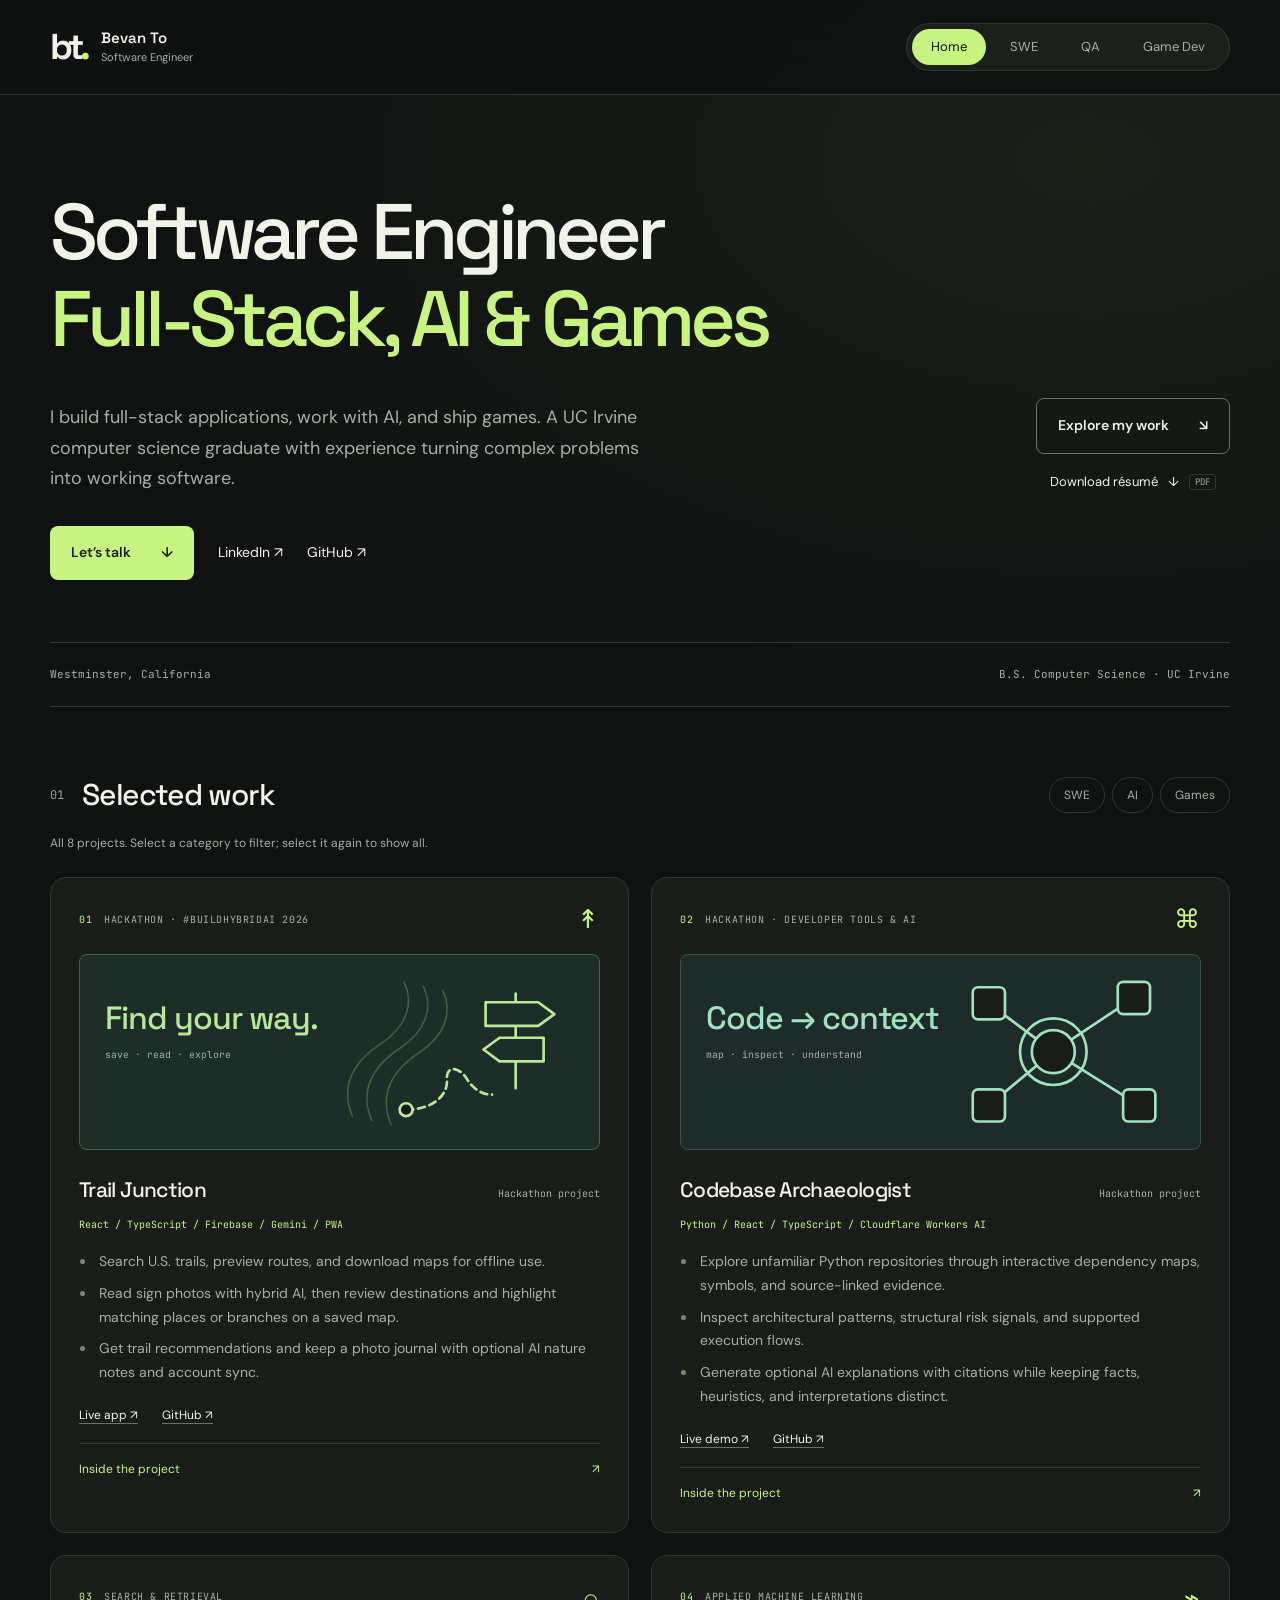
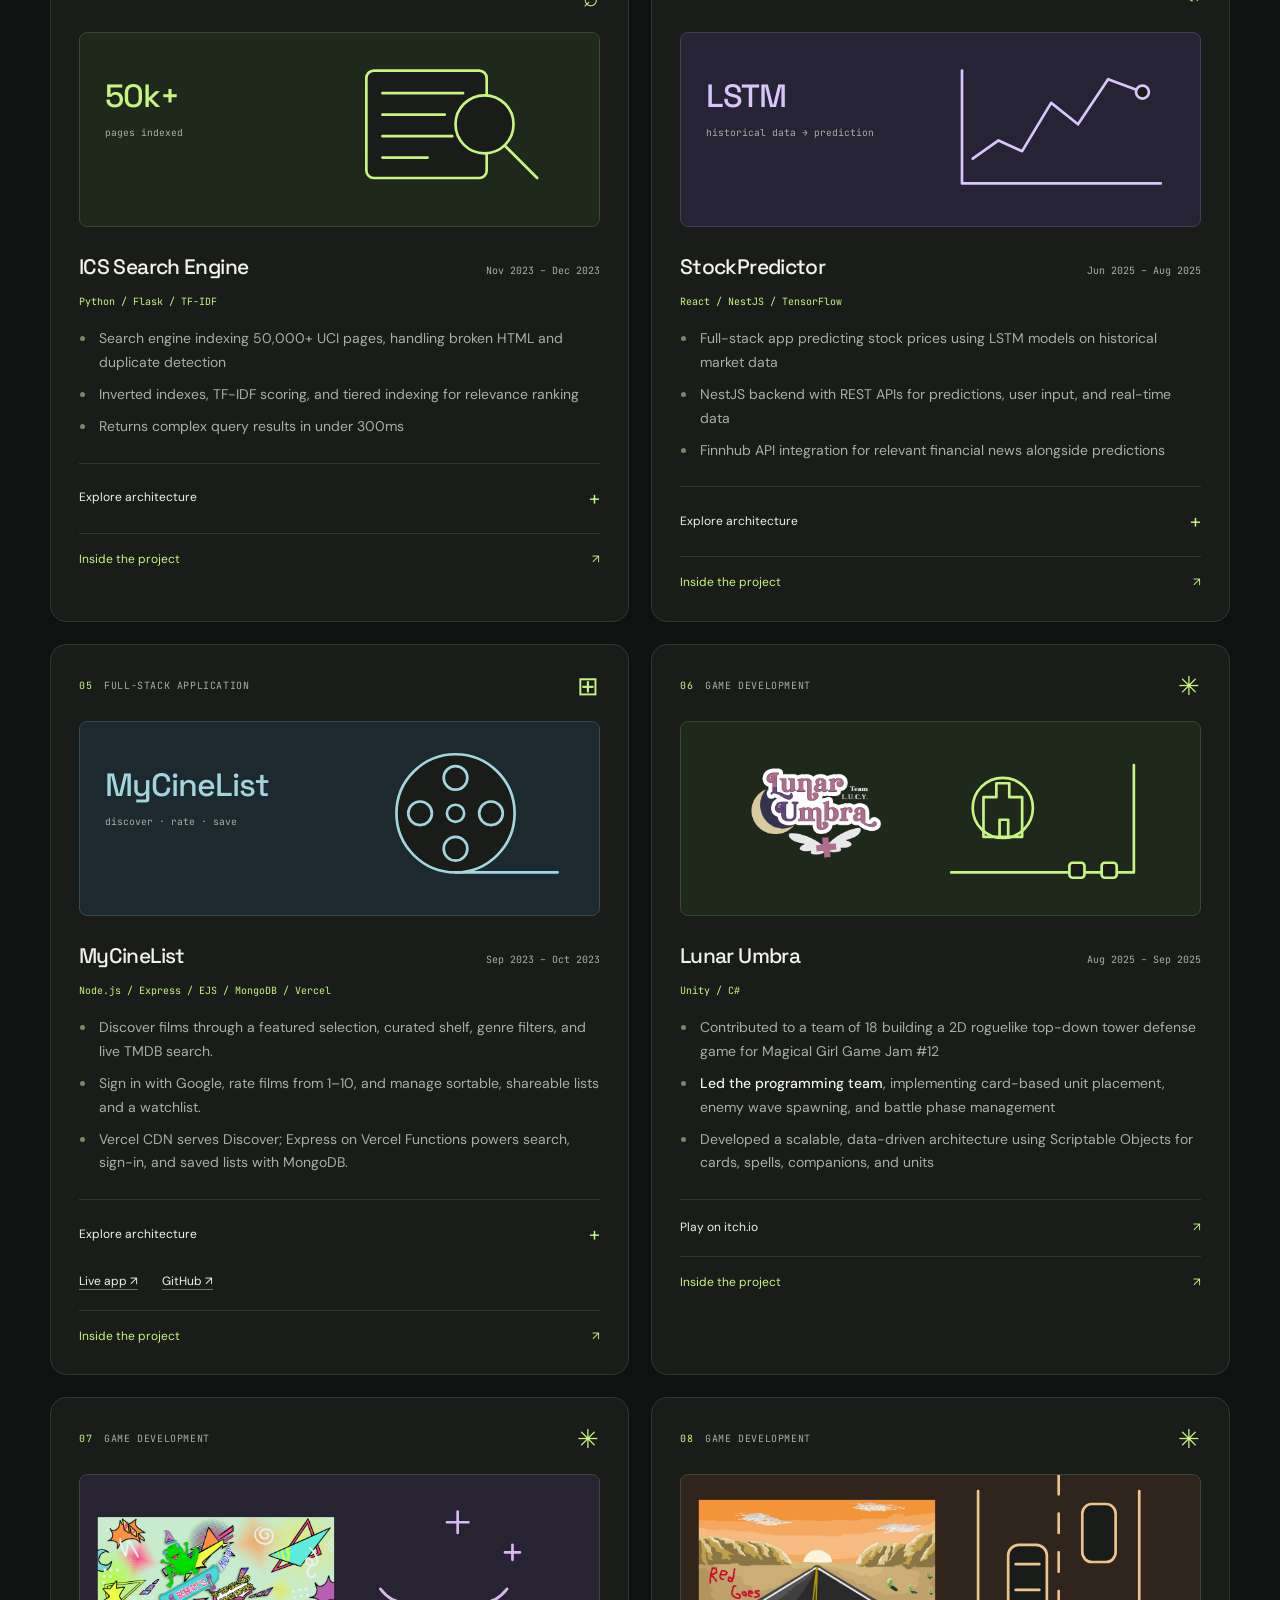
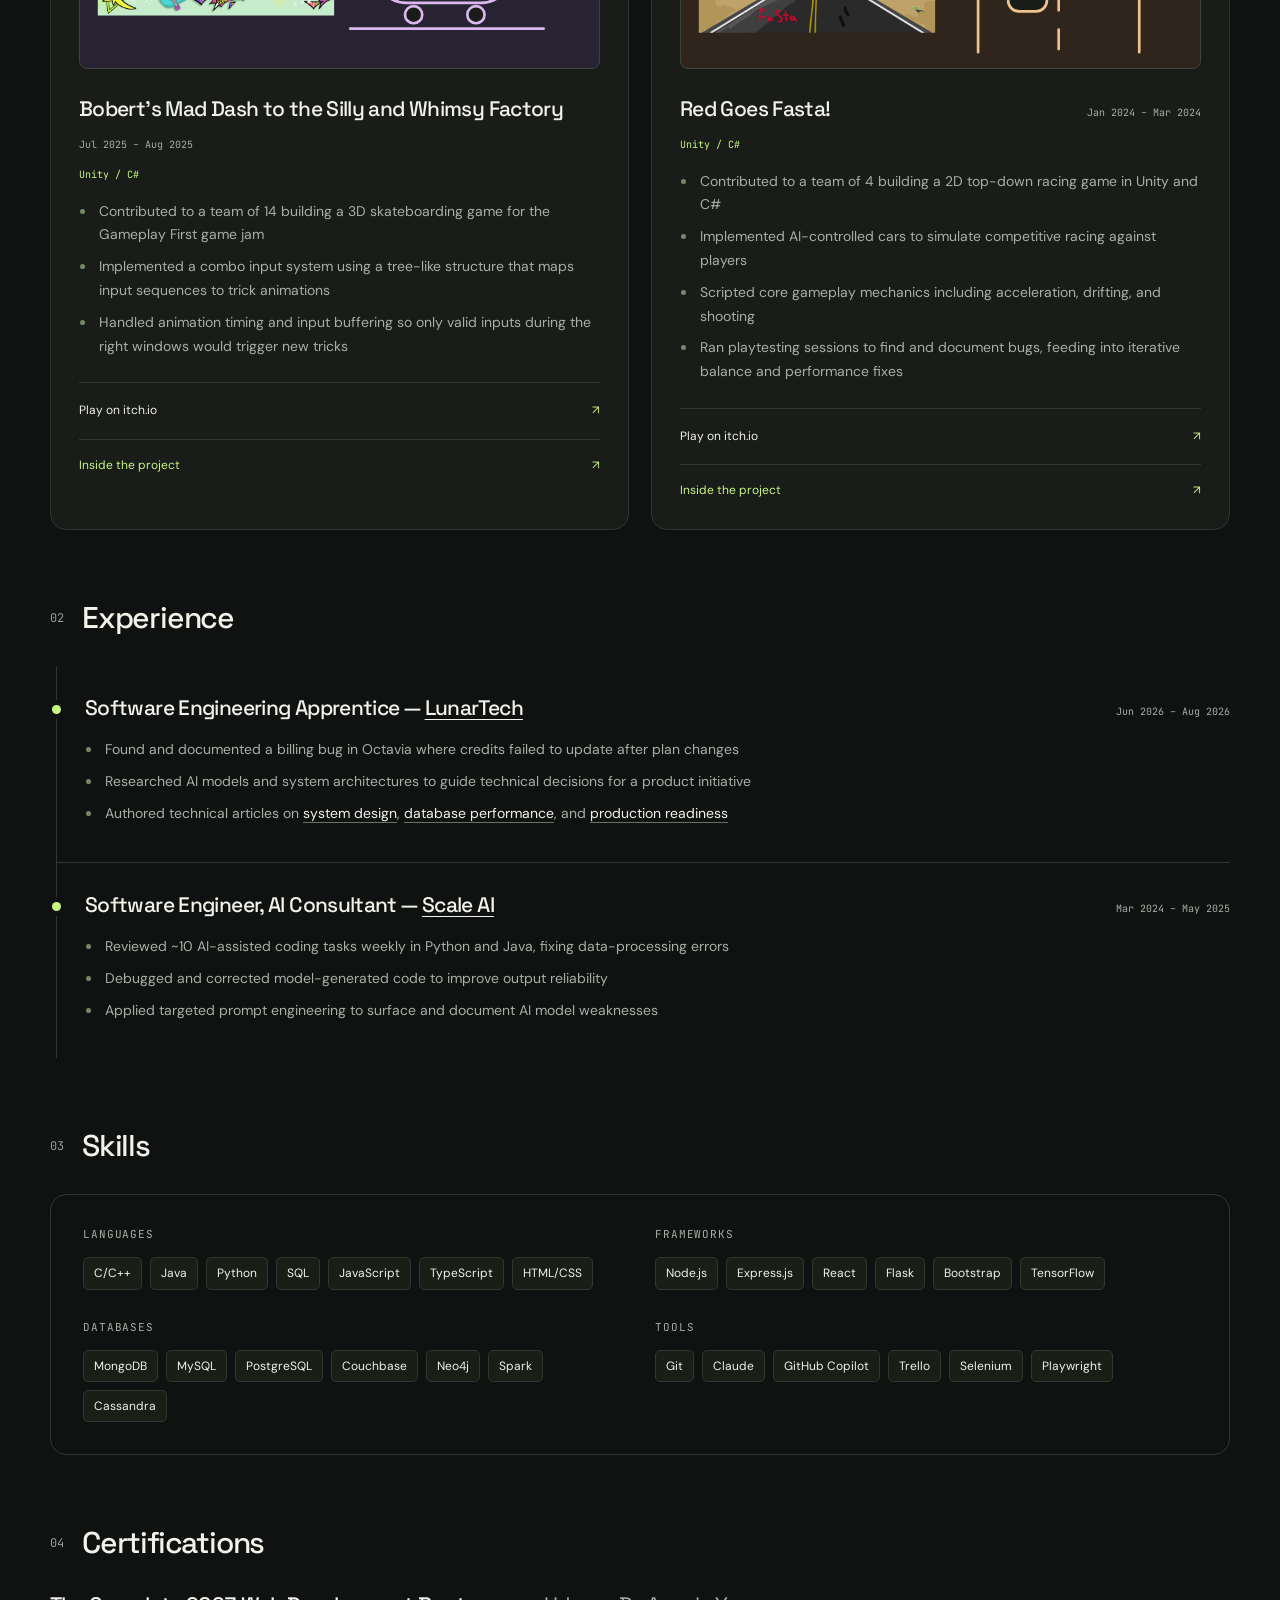
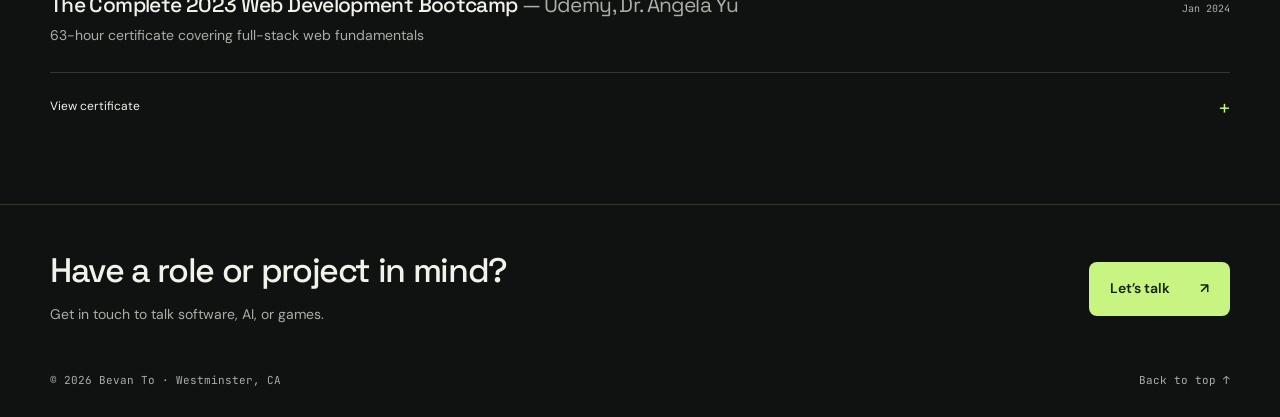
<file: index.html>
<!DOCTYPE html>
<html lang="en" data-theme="dark"><head>
<meta charset="UTF-8">
<meta name="viewport" content="width=device-width, initial-scale=1.0">
<title>Bevan To — Software Engineer</title>
<meta name="description" content="Portfolio of Bevan To, software engineer — projects in full-stack development, search/ranking systems, and applied ML.">
<link rel="preconnect" href="https://fonts.googleapis.com">
<link href="https://fonts.googleapis.com/css2?family=DM+Sans:wght@400;500;600;700&amp;family=Space+Grotesk:wght@400;500;600;700&amp;family=JetBrains+Mono:wght@400;500&amp;display=swap" rel="stylesheet">
<link rel="stylesheet" href="styles.css">
<meta name="theme-color" content="#101211"></head>
<body class="home"><a class="skip-link" href="#main">Skip to content</a><div class="reading-progress" aria-hidden="true"></div>

<header class="site">
  <div class="wrap header-inner">
    <a class="identity" href="index.html" aria-label="Bevan To, home"><span class="monogram" aria-hidden="true">bt<span>.</span></span><span class="identity-text"><span class="name">Bevan To</span><span class="role">Software Engineer</span></span></a>
    <nav class="tabs" aria-label="Portfolio view">
      
      <a class="tab active" href="index.html" aria-current="page">Home</a>
      <a class="tab" href="swe.html">SWE</a>
      <a class="tab" href="qa.html">QA</a>
      <a class="tab" href="gamedev.html">Game Dev</a>
    </nav>
  </div>
</header>

<main id="main">
  <section class="hero wrap">
    <h1>Software Engineer <span class="headline-divider">|</span><span class="headline-accent">Full-Stack, AI &amp; Games</span></h1>
    
    
  <div class="hero-bottom"><p class="lede">I build full-stack applications, work with AI, and ship games. A UC Irvine computer science graduate with experience turning complex problems into working software.</p><div class="hero-actions"><a class="button secondary" href="#projects">Explore my work <span aria-hidden="true">↘</span></a><a class="resume-download" href="Bevan-To-Resume.pdf" download="">Download résumé <span aria-hidden="true">↓</span><span class="resume-format">PDF</span></a></div></div><div class="social-links" aria-label="Contact and social profiles"><a class="button primary" href="#contact">Let’s talk <span aria-hidden="true">↓</span></a><a href="https://www.linkedin.com/in/bevan-to-076206245/" target="_blank" rel="noopener">LinkedIn ↗</a><a href="https://github.com/betovan1" target="_blank" rel="noopener">GitHub ↗</a></div><div class="hero-meta"><span>Westminster, California</span><span>B.S. Computer Science · UC Irvine</span></div></section><section class="block wrap" id="projects">
    <div class="block-head"><span class="section-index" aria-hidden="true">01</span>
      <h2 class="block-title">Selected work</h2>
    <div class="project-filters" role="group" aria-label="Filter projects" hidden=""><button type="button" class="filter" data-filter="swe" aria-pressed="false">SWE</button><button type="button" class="filter" data-filter="ai" aria-pressed="false">AI</button><button type="button" class="filter" data-filter="games" aria-pressed="false">Games</button></div></div><p class="filter-status" role="status" aria-live="polite">All 8 projects. Select a category to filter; select it again to show all.</p>

    

    

    
  <div class="project-grid"><div class="entry reveal project-card" id="trail-junction" data-category="swe ai"><div class="project-top"><span class="project-number">01</span><span>Hackathon · #BuildHybridAI 2026</span><span class="project-glyph" aria-hidden="true">↟</span></div><div class="project-visual custom-art trail"><svg viewBox="0 0 480 180" class="project-art" aria-hidden="true" focusable="false"><text x="22" y="69" class="art-title">Find your way.</text><text x="22" y="96" class="art-caption">save · read · explore</text><g class="art-scene"><path class="trail-contour" d="M252 150 C240 121 254 99 278 83 C302 67 310 46 300 25 M270 154 C258 125 272 103 296 87 C320 71 328 50 318 29 M288 158 C276 129 290 107 314 91 C338 75 346 54 336 33"></path><path class="trail-route" pathLength="1" d="M302 144 C325 144 341 132 340 116 C339 103 351 103 359 116 C364 124 372 130 382 130"></path><circle class="trail-position" cx="302" cy="144" r="6"></circle><g class="trail-sign"><path class="trail-signpost" d="M404 36 V124"></path><path class="trail-signboard" d="M376 44 H425 L440 55 L425 66 H376 Z M430 77 H389 L374 88 L389 99 H430 Z"></path></g></g></svg></div><div class="entry-head"><h3 class="entry-title"><a class="project-link" href="project-trail-junction.html">Trail Junction</a></h3><span class="entry-dates">Hackathon project</span></div><p class="project-stack">React / TypeScript / Firebase / Gemini / PWA</p><ul><li>Search U.S. trails, preview routes, and download maps for offline use.</li><li>Read sign photos with hybrid AI, then review destinations and highlight matching places or branches on a saved map.</li><li>Get trail recommendations and keep a photo journal with optional AI nature notes and account sync.</li></ul><div class="project-resources"><a href="https://trail-junction.web.app/" target="_blank" rel="noopener">Live app ↗</a><a href="https://github.com/BeToVan1/TrailJunction" target="_blank" rel="noopener">GitHub ↗</a></div><a class="case-study-link" href="project-trail-junction.html">Inside the project <span aria-hidden="true">↗</span></a></div><div class="entry reveal project-card" id="codebase-archaeologist" data-category="swe ai"><div class="project-top"><span class="project-number">02</span><span>Hackathon · Developer tools &amp; AI</span><span class="project-glyph" aria-hidden="true">⌘</span></div><div class="project-visual custom-art archaeology"><svg viewBox="0 0 480 180" class="project-art" aria-hidden="true" focusable="false"><text x="22" y="69" class="art-title">Code → context</text><text x="22" y="96" class="art-caption">map · inspect · understand</text><g class="art-scene"><g class="archaeology-edges"><path d="M285 45 345 90 420 40M345 90 285 140M345 90 425 140"></path></g><rect x="270" y="30" width="30" height="30" rx="5"></rect><rect x="405" y="25" width="30" height="30" rx="5"></rect><rect x="270" y="125" width="30" height="30" rx="5"></rect><rect x="410" y="125" width="30" height="30" rx="5"></rect><circle cx="345" cy="90" r="20"></circle><circle class="archaeology-scan" cx="345" cy="90" r="31"></circle></g></svg></div><div class="entry-head"><h3 class="entry-title"><a class="project-link" href="project-archaeologist.html">Codebase Archaeologist</a></h3><span class="entry-dates">Hackathon project</span></div><p class="project-stack">Python / React / TypeScript / Cloudflare Workers AI</p><ul><li>Explore unfamiliar Python repositories through interactive dependency maps, symbols, and source-linked evidence.</li><li>Inspect architectural patterns, structural risk signals, and supported execution flows.</li><li>Generate optional AI explanations with citations while keeping facts, heuristics, and interpretations distinct.</li></ul><div class="project-resources"><a href="https://python-codebase-archaeologist.bevanto49797.chatgpt.site/" target="_blank" rel="noopener">Live demo ↗</a><a href="https://github.com/BeToVan1/CodebaseArchaeologist" target="_blank" rel="noopener">GitHub ↗</a></div><a class="case-study-link" href="project-archaeologist.html">Inside the project <span aria-hidden="true">↗</span></a></div><div class="entry reveal project-card" data-category="swe" id="ics-search-engine"><div class="project-top"><span class="project-number">03</span><span>Search &amp; retrieval</span><span class="project-glyph" aria-hidden="true">⌕</span></div><div class="project-visual custom-art search"><svg viewBox="0 0 480 180" class="project-art" aria-hidden="true" focusable="false"><text x="22" y="69" class="art-title">50k+</text><text x="22" y="96" class="art-caption">pages indexed</text><g class="art-scene"><g class="search-docs"><rect x="265" y="35" width="112" height="100" rx="7"></rect><path d="M280 56h75M280 76h58M280 96h65M280 116h42"></path></g><g class="search-lens"><circle cx="375" cy="85" r="27"></circle><path d="m394 105 30 30"></path></g></g></svg></div>
      <div class="entry-head">
        <h3 class="entry-title"><a class="project-link" href="project-ics.html">ICS Search Engine</a></h3>
        <span class="entry-dates">Nov 2023 – Dec 2023</span>
      </div>
      <p class="project-stack">Python / Flask / TF-IDF</p><ul>
        <li>Search engine indexing 50,000+ UCI pages, handling broken HTML and duplicate detection</li>
        <li>Inverted indexes, TF-IDF scoring, and tiered indexing for relevance ranking</li>
        <li>Returns complex query results in under 300ms</li>
      </ul>
      <details class="architecture"><summary>Explore architecture <span aria-hidden="true">+</span></summary><div class="diagram-wrap">
  <div class="diagram-label">System overview</div>
  <svg viewBox="0 0 760 130" xmlns="http://www.w3.org/2000/svg" role="img" aria-label="Architecture: crawler feeds parser, feeds inverted index with TF-IDF and tiering, feeds query engine, feeds Flask GUI">
    <defs>
      <marker id="arrow-ics" markerWidth="8" markerHeight="8" refX="6" refY="3" orient="auto">
        <path d="M0,0 L6,3 L0,6 Z" fill="#8A929B"></path>
      </marker>
    </defs>
    <rect class="dg-box" x="10" y="38" width="120" height="54" rx="2"></rect>
    <text class="dg-label" x="70" y="60" text-anchor="middle">Crawler</text>
    <text class="dg-sub" x="70" y="76" text-anchor="middle">50k+ pages</text>

    <line class="dg-arrow" x1="130" y1="65" x2="148" y2="65" marker-end="url(#arrow-ics)"></line>

    <rect class="dg-box" x="150" y="38" width="130" height="54" rx="2"></rect>
    <text class="dg-label" x="215" y="60" text-anchor="middle">HTML Parser</text>
    <text class="dg-sub" x="215" y="76" text-anchor="middle">dedup + traps</text>

    <line class="dg-arrow" x1="280" y1="65" x2="298" y2="65" marker-end="url(#arrow-ics)"></line>

    <rect class="dg-box dg-key" x="300" y="28" width="160" height="74" rx="2"></rect>
    <text class="dg-label" x="380" y="58" text-anchor="middle">Inverted Index</text>
    <text class="dg-sub" x="380" y="74" text-anchor="middle">TF-IDF scoring</text>
    <text class="dg-sub" x="380" y="88" text-anchor="middle">tiered lookup</text>

    <line class="dg-arrow" x1="460" y1="65" x2="478" y2="65" marker-end="url(#arrow-ics)"></line>

    <rect class="dg-box" x="480" y="38" width="120" height="54" rx="2"></rect>
    <text class="dg-label" x="540" y="60" text-anchor="middle">Query Engine</text>
    <text class="dg-sub" x="540" y="76" text-anchor="middle">&lt;300ms</text>

    <line class="dg-arrow" x1="600" y1="65" x2="618" y2="65" marker-end="url(#arrow-ics)"></line>

    <rect class="dg-box" x="620" y="38" width="130" height="54" rx="2"></rect>
    <text class="dg-label" x="685" y="60" text-anchor="middle">Flask GUI</text>
    <text class="dg-sub" x="685" y="76" text-anchor="middle">results view</text>
  </svg>
</div></details>
    <a class="case-study-link" href="project-ics.html">Inside the project <span aria-hidden="true">↗</span></a></div><div class="entry reveal project-card" data-category="ai" id="stockpredictor"><div class="project-top"><span class="project-number">04</span><span>Applied machine learning</span><span class="project-glyph" aria-hidden="true">⌁</span></div><div class="project-visual custom-art prediction"><svg viewBox="0 0 480 180" class="project-art" aria-hidden="true" focusable="false"><text x="22" y="69" class="art-title">LSTM</text><text x="22" y="96" class="art-caption">historical data → prediction</text><g class="art-scene"><path class="chart-axis" d="M260 35v105h185"></path><path class="forecast-line" pathLength="1" d="m270 117 24-17 22 10 27-45 25 20 28-42 32 12"></path><circle class="forecast-point" cx="428" cy="55" r="6"></circle></g></svg></div>
      <div class="entry-head">
        <h3 class="entry-title"><a class="project-link" href="project-stock.html">StockPredictor</a></h3>
        <span class="entry-dates">Jun 2025 – Aug 2025</span>
      </div>
      <p class="project-stack">React / NestJS / TensorFlow</p><ul>
        <li>Full-stack app predicting stock prices using LSTM models on historical market data</li>
        <li>NestJS backend with REST APIs for predictions, user input, and real-time data</li>
        <li>Finnhub API integration for relevant financial news alongside predictions</li>
      </ul>
      <details class="architecture"><summary>Explore architecture <span aria-hidden="true">+</span></summary><div class="diagram-wrap">
  <div class="diagram-label">System overview</div>
  <svg viewBox="0 0 620 190" xmlns="http://www.w3.org/2000/svg" role="img" aria-label="Architecture: React frontend calls NestJS backend, which calls an LSTM model for predictions and the Finnhub API for news, then returns combined results">
    <defs>
      <marker id="arrow-stock" markerWidth="8" markerHeight="8" refX="6" refY="3" orient="auto">
        <path d="M0,0 L6,3 L0,6 Z" fill="#8A929B"></path>
      </marker>
    </defs>

    <rect class="dg-box" x="230" y="10" width="140" height="50" rx="2"></rect>
    <text class="dg-label" x="300" y="31" text-anchor="middle">React Frontend</text>
    <text class="dg-sub" x="300" y="46" text-anchor="middle">predictions + news</text>

    <line class="dg-arrow" x1="300" y1="60" x2="300" y2="78" marker-end="url(#arrow-stock)"></line>

    <rect class="dg-box" x="220" y="80" width="160" height="50" rx="2"></rect>
    <text class="dg-label" x="300" y="101" text-anchor="middle">NestJS Backend</text>
    <text class="dg-sub" x="300" y="116" text-anchor="middle">REST API layer</text>

    <line class="dg-arrow" x1="255" y1="130" x2="150" y2="150" marker-end="url(#arrow-stock)"></line>
    <line class="dg-arrow" x1="345" y1="130" x2="450" y2="150" marker-end="url(#arrow-stock)"></line>

    <rect class="dg-box dg-key" x="60" y="150" width="160" height="34" rx="2"></rect>
    <text class="dg-label" x="140" y="171" text-anchor="middle">LSTM Model</text>

    <rect class="dg-box" x="400" y="150" width="160" height="34" rx="2"></rect>
    <text class="dg-label" x="480" y="171" text-anchor="middle">Finnhub API</text>
  </svg>
</div></details>
    <a class="case-study-link" href="project-stock.html">Inside the project <span aria-hidden="true">↗</span></a></div><div class="entry reveal project-card" data-category="swe" id="mycinelist"><div class="project-top"><span class="project-number">05</span><span>Full-stack application</span><span class="project-glyph" aria-hidden="true">⊞</span></div><div class="project-visual custom-art cinema"><svg viewBox="0 0 480 180" class="project-art" aria-hidden="true" focusable="false"><text x="22" y="69" class="art-title">MyCineList</text><text x="22" y="96" class="art-caption">discover · rate · save</text><g class="art-scene"><g class="film-reel"><circle cx="348" cy="85" r="55"></circle><circle cx="348" cy="85" r="8"></circle><circle cx="348" cy="52" r="11"></circle><circle cx="381" cy="85" r="11"></circle><circle cx="348" cy="118" r="11"></circle><circle cx="315" cy="85" r="11"></circle></g><path d="M348 140h95"></path></g></svg></div>
      <div class="entry-head">
        <h3 class="entry-title"><a class="project-link" href="project-cine.html">MyCineList</a></h3>
        <span class="entry-dates">Sep 2023 – Oct 2023</span>
      </div>
      <p class="project-stack">Node.js / Express / EJS / MongoDB / Vercel</p><ul><li>Discover films through a featured selection, curated shelf, genre filters, and live TMDB search.</li><li>Sign in with Google, rate films from 1–10, and manage sortable, shareable lists and a watchlist.</li><li>Vercel CDN serves Discover; Express on Vercel Functions powers search, sign-in, and saved lists with MongoDB.</li></ul>
      <details class="architecture"><summary>Explore architecture <span aria-hidden="true">+</span></summary><div class="diagram-wrap"><div class="diagram-label">Vercel deployment</div><svg viewBox="0 0 760 200" role="img" aria-label="Vercel CDN serves Discover to the browser. Search, authentication and lists use Express on Vercel Functions, connected to TMDB, Google OAuth and MongoDB."><g class="dg-arrow"><path d="M160 100H215M385 100H435M605 100H650M520 75V55M520 125V145"></path></g><rect class="dg-box" x="10" y="75" width="150" height="50" rx="5"></rect><text class="dg-label" x="85" y="97" text-anchor="middle">Vercel CDN</text><text class="dg-sub" x="85" y="113" text-anchor="middle">Static Discover</text><rect class="dg-box" x="215" y="75" width="170" height="50" rx="5"></rect><text class="dg-label" x="300" y="97" text-anchor="middle">Browser</text><text class="dg-sub" x="300" y="113" text-anchor="middle">Discovery, ratings, lists</text><rect class="dg-box dg-key" x="435" y="75" width="170" height="50" rx="5"></rect><text class="dg-label" x="520" y="97" text-anchor="middle">Vercel Functions</text><text class="dg-sub" x="520" y="113" text-anchor="middle">Node.js / Express</text><rect class="dg-box" x="650" y="75" width="100" height="50" rx="5"></rect><text class="dg-label" x="700" y="104" text-anchor="middle">MongoDB</text><rect class="dg-box" x="455" y="10" width="130" height="45" rx="5"></rect><text class="dg-label" x="520" y="37" text-anchor="middle">TMDB API</text><rect class="dg-box" x="455" y="145" width="130" height="45" rx="5"></rect><text class="dg-label" x="520" y="172" text-anchor="middle">Google OAuth</text></svg></div></details>
    <div class="project-resources"><a href="https://mycinelist-cyan.vercel.app/" target="_blank" rel="noopener">Live app ↗</a><a href="https://github.com/BeToVan1/MyCineList" target="_blank" rel="noopener">GitHub ↗</a></div><a class="case-study-link" href="project-cine.html">Inside the project <span aria-hidden="true">↗</span></a></div><div class="entry reveal project-card" data-category="games" id="lunar-umbra"><div class="project-top"><span class="project-number">06</span><span>Game development</span><span class="project-glyph" aria-hidden="true">✳</span></div><div class="project-visual custom-art tower"><svg viewBox="0 0 480 180" class="project-art" aria-hidden="true" focusable="false"><image href="cover-lunarumbra.png" x="15" y="20" width="220" height="130" preserveAspectRatio="xMidYMid meet"></image><g class="art-scene"><path class="enemy-path" d="M250 140h170V40"></path><g class="tower-unit"><path d="M280 107V70h12V57h12v13h12v37z"></path><path d="M295 107V91h8v16"></path></g><circle class="tower-pulse" cx="298" cy="80" r="28"></circle><g class="enemy-wave"><rect x="360" y="131" width="14" height="14" rx="3"></rect><rect x="390" y="131" width="14" height="14" rx="3"></rect></g></g></svg></div>
      
      
      <div class="entry-head">
        <h3 class="entry-title"><a class="project-link" href="project-lunar.html">Lunar Umbra</a></h3>
        <span class="entry-dates">Aug 2025 – Sep 2025</span>
      </div>
      <p class="project-stack">Unity / C#</p><ul>
        <li>Contributed to a team of 18 building a 2D roguelike top-down tower defense game for Magical Girl Game Jam #12</li>
        <li><span class="mark">Led the programming team</span>, implementing card-based unit placement, enemy wave spawning, and battle phase management</li>
        <li>Developed a scalable, data-driven architecture using Scriptable Objects for cards, spells, companions, and units</li>
      </ul>
    <a class="game-play" href="https://6oymilk.itch.io/lunar-umbra" target="_blank" rel="noopener">Play on itch.io <span aria-hidden="true">↗</span></a><a class="case-study-link" href="project-lunar.html">Inside the project <span aria-hidden="true">↗</span></a></div><div class="entry reveal project-card" data-category="games" id="boberts-mad-dash"><div class="project-top"><span class="project-number">07</span><span>Game development</span><span class="project-glyph" aria-hidden="true">✳</span></div><div class="project-visual custom-art skate"><svg viewBox="0 0 480 180" class="project-art" aria-hidden="true" focusable="false"><image href="cover-bobert.jpg" x="15" y="20" width="220" height="130" preserveAspectRatio="xMidYMid meet"></image><g class="art-scene"><path class="skate-ground" d="M250 143h180"></path><g class="skate-board"><path d="M278 106q10 13 24 13h70q14 0 24-13"></path><circle cx="309" cy="130" r="8"></circle><circle cx="367" cy="130" r="8"></circle></g><g class="combo-spark"><path d="M350 34v20M340 44h20M401 65v14M394 72h14"></path></g></g></svg></div>
      
      <div class="entry-head">
        <h3 class="entry-title"><a class="project-link" href="project-bobert.html">Bobert’s Mad Dash to the Silly and Whimsy Factory</a></h3>
        <span class="entry-dates">Jul 2025 – Aug 2025</span>
      </div>
      <p class="project-stack">Unity / C#</p><ul>
        <li>Contributed to a team of 14 building a 3D skateboarding game for the Gameplay First game jam</li>
        <li>Implemented a combo input system using a tree-like structure that maps input sequences to trick animations</li>
        <li>Handled animation timing and input buffering so only valid inputs during the right windows would trigger new tricks</li>
      </ul>
    <a class="game-play" href="https://frenchfrys.itch.io/boberts-mad-dash-to-the-silly-and-whimsy-factory" target="_blank" rel="noopener">Play on itch.io <span aria-hidden="true">↗</span></a><a class="case-study-link" href="project-bobert.html">Inside the project <span aria-hidden="true">↗</span></a></div><div class="entry reveal project-card" data-category="games" id="red-goes-fasta"><div class="project-top"><span class="project-number">08</span><span>Game development</span><span class="project-glyph" aria-hidden="true">✳</span></div><div class="project-visual custom-art race"><svg viewBox="0 0 480 180" class="project-art" aria-hidden="true" focusable="false"><image href="cover-redgoesfasta.jpg" x="15" y="20" width="220" height="130" preserveAspectRatio="xMidYMid meet"></image><g class="art-scene"><path class="race-road" d="M275 15v150M425 15v150"></path><path class="road-dashes" d="M350 0v180"></path><g class="race-car"><rect x="303" y="65" width="36" height="62" rx="10"></rect><path d="M310 83h22M310 107h22"></path></g><g class="rival-car"><rect x="372" y="27" width="31" height="54" rx="9"></rect></g></g></svg></div>
      
      <div class="entry-head">
        <h3 class="entry-title"><a class="project-link" href="project-red.html">Red Goes Fasta!</a></h3>
        <span class="entry-dates">Jan 2024 – Mar 2024</span>
      </div>
      <p class="project-stack">Unity / C#</p><ul>
        <li>Contributed to a team of 4 building a 2D top-down racing game in Unity and C#</li>
        <li>Implemented AI-controlled cars to simulate competitive racing against players</li>
        <li>Scripted core gameplay mechanics including acceleration, drifting, and shooting</li>
        <li>Ran playtesting sessions to find and document bugs, feeding into iterative balance and performance fixes</li>
      </ul>
    <a class="game-play" href="https://frenchfrys.itch.io/red-goes-fasta" target="_blank" rel="noopener">Play on itch.io <span aria-hidden="true">↗</span></a><a class="case-study-link" href="project-red.html">Inside the project <span aria-hidden="true">↗</span></a></div></div></section>

  

  <section class="block wrap" id="experience">
    <div class="block-head"><span class="section-index" aria-hidden="true">02</span>
      <h2 class="block-title">Experience</h2>
    </div>

    <div class="entry reveal">
      <div class="entry-head">
        <h3 class="entry-title">Software Engineering Apprentice — <a href="https://www.lunartech.ai/" target="_blank" rel="noopener">LunarTech</a></h3>
        <span class="entry-dates">Jun 2026 – Aug 2026</span>
      </div>
      <ul>
        <li>Found and documented a billing bug in Octavia where credits failed to update after plan changes</li>
        <li>Researched AI models and system architectures to guide technical decisions for a product initiative</li>
        <li>Authored technical articles on <a href="https://www.lunartech.ai/blog/system-design-under-real-load-scaling-from-one-to-a-million-users" target="_blank" rel="noopener">system design</a>, <a href="https://www.lunartech.ai/blog/database-performance-engineering-indexing-query-plans-and-caching-that-actually-helps" target="_blank" rel="noopener">database performance</a>, and <a href="https://www.lunartech.ai/blog/from-demo-to-production-what-production-ready-actually-means" target="_blank" rel="noopener">production readiness</a></li>
      </ul>
    </div>

    <div class="entry reveal">
      <div class="entry-head">
        <h3 class="entry-title">Software Engineer, AI Consultant — <a href="https://scale.com/" target="_blank" rel="noopener">Scale AI</a></h3>
        <span class="entry-dates">Mar 2024 – May 2025</span>
      </div>
      <ul>
        <li>Reviewed ~10 AI-assisted coding tasks weekly in Python and Java, fixing data-processing errors</li>
        <li>Debugged and corrected model-generated code to improve output reliability</li>
        <li>Applied targeted prompt engineering to surface and document AI model weaknesses</li>
      </ul>
    </div>
  </section>

  

  <section class="block wrap" id="skills">
    <div class="block-head"><span class="section-index" aria-hidden="true">03</span>
      <h2 class="block-title">Skills</h2>
    </div>
    <div class="skills-grid">
      <div>
        <div class="skill-cat">Languages</div>
        <div class="skill-list"><span>C/C++</span><span>Java</span><span>Python</span><span>SQL</span><span>JavaScript</span><span>TypeScript</span><span>HTML/CSS</span></div>
      </div>
      <div>
        <div class="skill-cat">Frameworks</div>
        <div class="skill-list"><span>Node.js</span><span>Express.js</span><span>React</span><span>Flask</span><span>Bootstrap</span><span>TensorFlow</span></div>
      </div>
      <div>
        <div class="skill-cat">Databases</div>
        <div class="skill-list"><span>MongoDB</span><span>MySQL</span><span>PostgreSQL</span><span>Couchbase</span><span>Neo4j</span><span>Spark</span><span>Cassandra</span></div>
      </div>
      <div>
        <div class="skill-cat">Tools</div>
        <div class="skill-list"><span>Git</span><span>Claude</span><span>GitHub Copilot</span><span>Trello</span><span>Selenium</span><span>Playwright</span></div>
      </div>
    </div>
  </section>
  <section class="block wrap" id="certifications">
    <div class="block-head"><span class="section-index" aria-hidden="true">04</span>
      <h2 class="block-title">Certifications</h2>
    </div>
    <div class="entry reveal">
      <div class="entry-head">
        <h3 class="entry-title">The Complete 2023 Web Development Bootcamp <span style="color: var(--muted); font-weight: 400;">— Udemy, Dr. Angela Yu</span></h3>
        <span class="entry-dates">Jan 2024</span>
      </div>
      <p style="margin: 4px 0 0; font-size: 14px; color: var(--muted);">63-hour certificate covering full-stack web fundamentals</p>
      <details class="architecture"><summary>View certificate <span aria-hidden="true">+</span></summary><div class="cert-image-wrap">
        <a href="https://ude.my/UC-27525f5a-afc5-4e45-affb-ea0a49553dc7" target="_blank" rel="noopener" aria-label="Verify credential — opens certificate on Udemy">
          <img src="certificate.jpg" alt="Udemy certificate of completion: The Complete 2023 Web Development Bootcamp, instructed by Dr. Angela Yu, issued to Bevan To, dated January 1, 2024, 63 total hours" loading="lazy" decoding="async">
        </a>
      </div></details>
    </div>
  </section>
</main>

<footer class="site" id="contact"><div class="wrap contact-panel"><div><h2>Have a role or project in mind?</h2><p>Get in touch to talk software, AI, or games.</p></div><a class="button primary" href="mailto:BevanTo49797@gmail.com">Let’s talk <span aria-hidden="true">↗</span></a></div><div class="wrap foot-inner"><span>© 2026 Bevan To · Westminster, CA</span><a href="#main">Back to top ↑</a></div></footer>

<script src="script.js"></script>










</body></html>
</file>
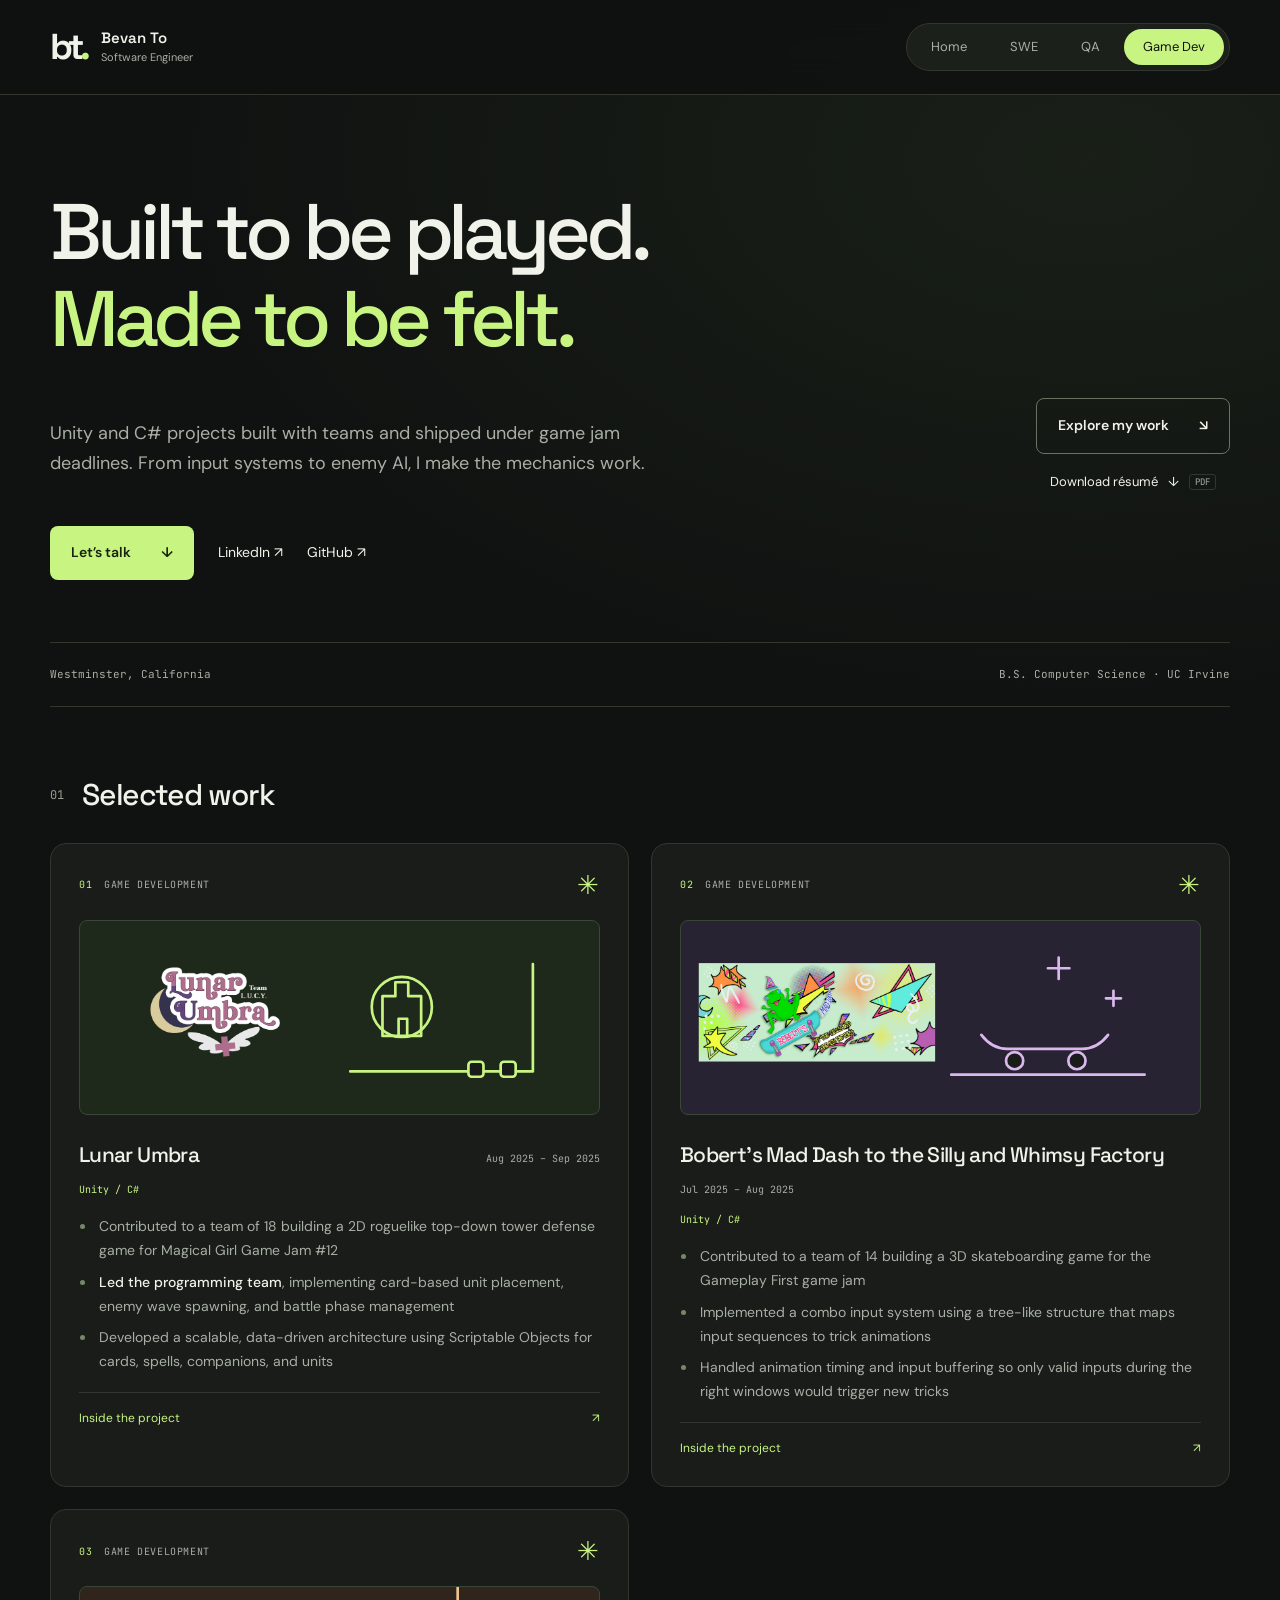
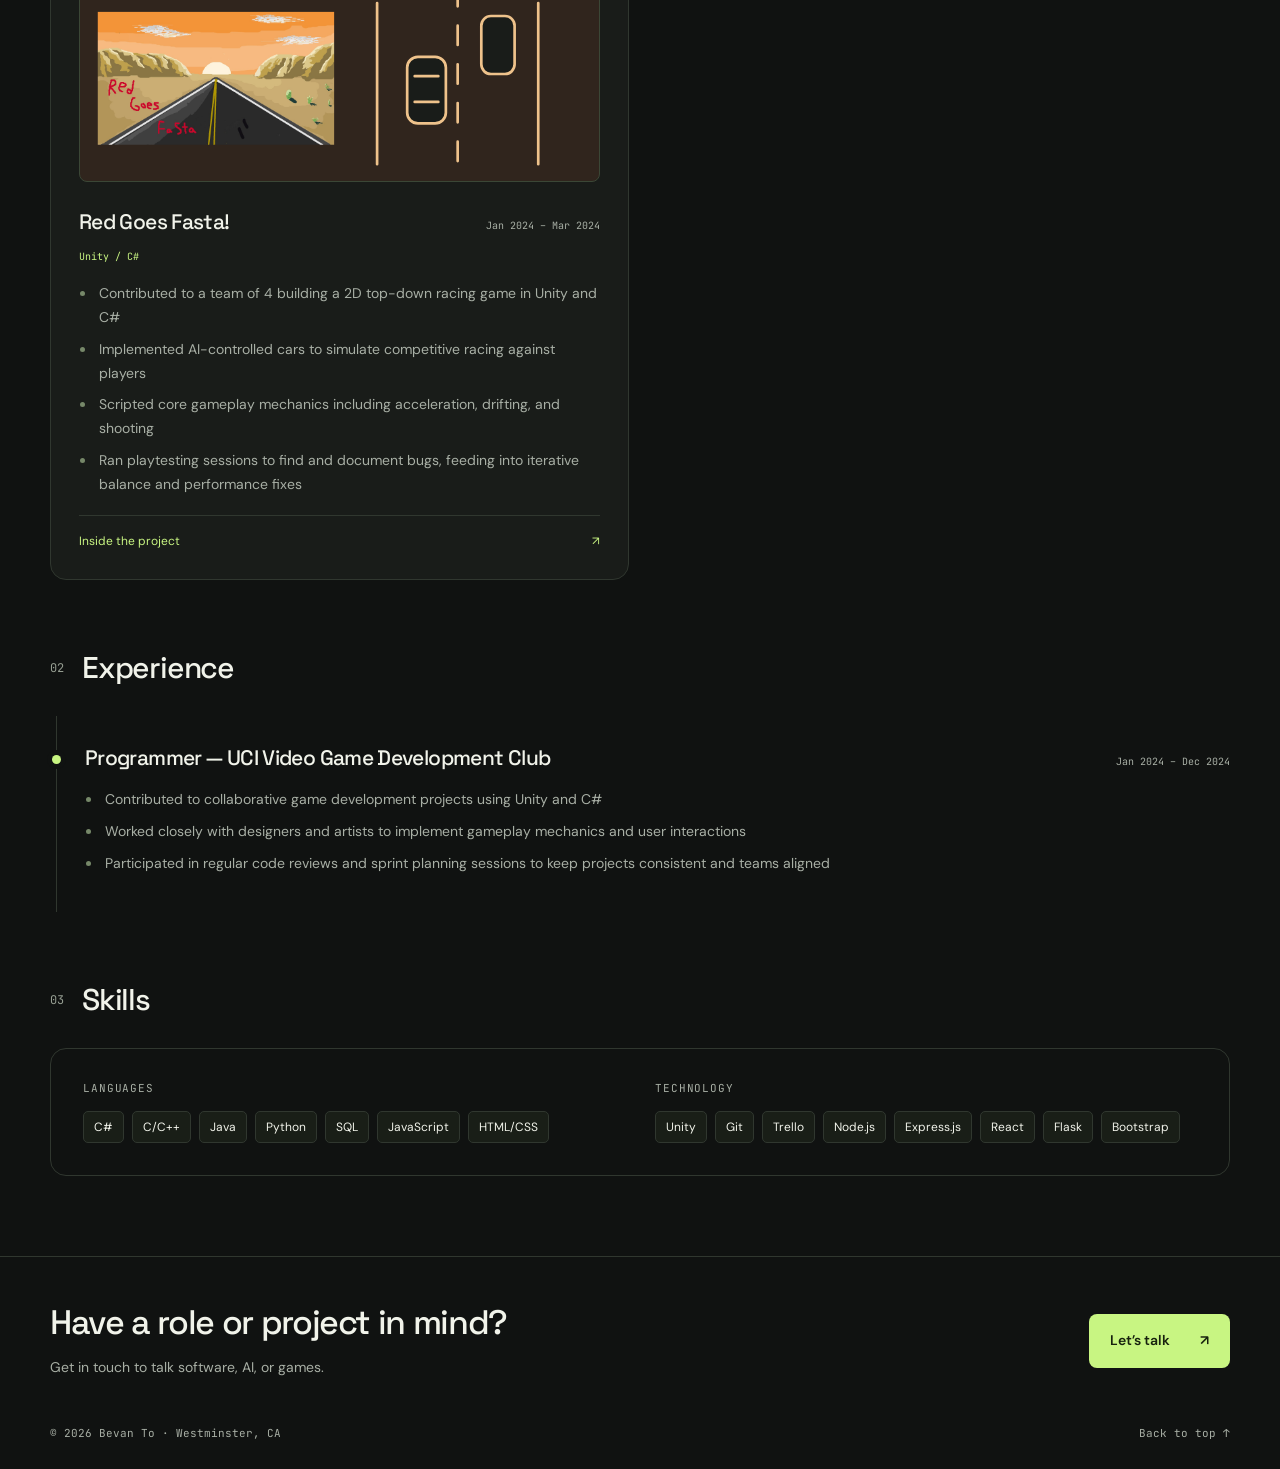
<file: gamedev.html>
<!DOCTYPE html>
<html lang="en" data-theme="dark"><head>
<meta charset="UTF-8">
<meta name="viewport" content="width=device-width, initial-scale=1.0">
<title>Bevan To — Game Development</title>
<meta name="description" content="Bevan To's game development work — Unity/C# projects built and led during game jams, plus UCI Video Game Development Club.">
<link rel="preconnect" href="https://fonts.googleapis.com">
<link href="https://fonts.googleapis.com/css2?family=DM+Sans:wght@400;500;600;700&amp;family=Space+Grotesk:wght@400;500;600;700&amp;family=JetBrains+Mono:wght@400;500&amp;display=swap" rel="stylesheet">
<link rel="stylesheet" href="styles.css">
<meta name="theme-color" content="#101211"></head>
<body class="detail-page"><a class="skip-link" href="#main">Skip to content</a><div class="reading-progress" aria-hidden="true"></div>

<header class="site">
  <div class="wrap header-inner">
    <a class="identity" href="index.html" aria-label="Bevan To, home"><span class="monogram" aria-hidden="true">bt<span>.</span></span><span class="identity-text"><span class="name">Bevan To</span><span class="role">Software Engineer</span></span></a>
    <nav class="tabs" aria-label="Portfolio view">
      
      <a class="tab" href="index.html">Home</a>
      <a class="tab" href="swe.html">SWE</a>
      <a class="tab" href="qa.html">QA</a>
      <a class="tab active" href="gamedev.html" aria-current="page">Game Dev</a>
    </nav>
  </div>
</header>

<main id="main">
  <section class="hero wrap">
    <h1>Built to be played.<br><span class="headline-accent">Made to be felt.</span></h1>
    
    
  <div class="hero-bottom"><p class="lede">Unity and C# projects built with teams and shipped under game jam deadlines. From input systems to enemy AI, I make the mechanics work.</p><div class="hero-actions"><a class="button secondary" href="#projects">Explore my work <span aria-hidden="true">↘</span></a><a class="resume-download" href="Bevan-To-Resume-GameDev.pdf" download>Download résumé <span aria-hidden="true">↓</span><span class="resume-format">PDF</span></a></div></div><div class="social-links" aria-label="Contact and social profiles"><a class="button primary" href="#contact">Let’s talk <span aria-hidden="true">↓</span></a><a href="https://www.linkedin.com/in/bevan-to-076206245/" target="_blank" rel="noopener">LinkedIn ↗</a><a href="https://github.com/betovan1" target="_blank" rel="noopener">GitHub ↗</a></div><div class="hero-meta"><span>Westminster, California</span><span>B.S. Computer Science · UC Irvine</span></div></section><section class="block wrap" id="projects">
    <div class="block-head"><span class="section-index" aria-hidden="true">01</span>
      <h2 class="block-title">Selected work</h2>
    </div>

    

    

    
  <div class="project-grid"><div class="entry reveal project-card" data-category="games" id="game-1"><div class="project-top"><span class="project-number">01</span><span>Game development</span><span class="project-glyph" aria-hidden="true">✳</span></div><div class="project-visual custom-art tower"><svg viewBox="0 0 480 180" class="project-art" aria-hidden="true" focusable="false"><image href="cover-lunarumbra.png" x="15" y="20" width="220" height="130" preserveAspectRatio="xMidYMid meet"></image><g class="art-scene"><path class="enemy-path" d="M250 140h170V40"></path><g class="tower-unit"><path d="M280 107V70h12V57h12v13h12v37z"></path><path d="M295 107V91h8v16"></path></g><circle class="tower-pulse" cx="298" cy="80" r="28"></circle><g class="enemy-wave"><rect x="360" y="131" width="14" height="14" rx="3"></rect><rect x="390" y="131" width="14" height="14" rx="3"></rect></g></g></svg></div>
      
      
      <div class="entry-head">
        <h3 class="entry-title"><a class="project-link" href="project-lunar.html">Lunar Umbra</a></h3>
        <span class="entry-dates">Aug 2025 – Sep 2025</span>
      </div>
      <p class="project-stack">Unity / C#</p><ul>
        <li>Contributed to a team of 18 building a 2D roguelike top-down tower defense game for Magical Girl Game Jam #12</li>
        <li><span class="mark">Led the programming team</span>, implementing card-based unit placement, enemy wave spawning, and battle phase management</li>
        <li>Developed a scalable, data-driven architecture using Scriptable Objects for cards, spells, companions, and units</li>
      </ul>
    <a class="case-study-link" href="project-lunar.html">Inside the project <span aria-hidden="true">↗</span></a></div><div class="entry reveal project-card" data-category="games" id="game-2"><div class="project-top"><span class="project-number">02</span><span>Game development</span><span class="project-glyph" aria-hidden="true">✳</span></div><div class="project-visual custom-art skate"><svg viewBox="0 0 480 180" class="project-art" aria-hidden="true" focusable="false"><image href="cover-bobert.jpg" x="15" y="20" width="220" height="130" preserveAspectRatio="xMidYMid meet"></image><g class="art-scene"><path class="skate-ground" d="M250 143h180"></path><g class="skate-board"><path d="M278 106q10 13 24 13h70q14 0 24-13"></path><circle cx="309" cy="130" r="8"></circle><circle cx="367" cy="130" r="8"></circle></g><g class="combo-spark"><path d="M350 34v20M340 44h20M401 65v14M394 72h14"></path></g></g></svg></div>
      
      <div class="entry-head">
        <h3 class="entry-title"><a class="project-link" href="project-bobert.html">Bobert’s Mad Dash to the Silly and Whimsy Factory</a></h3>
        <span class="entry-dates">Jul 2025 – Aug 2025</span>
      </div>
      <p class="project-stack">Unity / C#</p><ul>
        <li>Contributed to a team of 14 building a 3D skateboarding game for the Gameplay First game jam</li>
        <li>Implemented a combo input system using a tree-like structure that maps input sequences to trick animations</li>
        <li>Handled animation timing and input buffering so only valid inputs during the right windows would trigger new tricks</li>
      </ul>
    <a class="case-study-link" href="project-bobert.html">Inside the project <span aria-hidden="true">↗</span></a></div><div class="entry reveal project-card" data-category="games" id="game-3"><div class="project-top"><span class="project-number">03</span><span>Game development</span><span class="project-glyph" aria-hidden="true">✳</span></div><div class="project-visual custom-art race"><svg viewBox="0 0 480 180" class="project-art" aria-hidden="true" focusable="false"><image href="cover-redgoesfasta.jpg" x="15" y="20" width="220" height="130" preserveAspectRatio="xMidYMid meet"></image><g class="art-scene"><path class="race-road" d="M275 15v150M425 15v150"></path><path class="road-dashes" d="M350 0v180"></path><g class="race-car"><rect x="303" y="65" width="36" height="62" rx="10"></rect><path d="M310 83h22M310 107h22"></path></g><g class="rival-car"><rect x="372" y="27" width="31" height="54" rx="9"></rect></g></g></svg></div>
      
      <div class="entry-head">
        <h3 class="entry-title"><a class="project-link" href="project-red.html">Red Goes Fasta!</a></h3>
        <span class="entry-dates">Jan 2024 – Mar 2024</span>
      </div>
      <p class="project-stack">Unity / C#</p><ul>
        <li>Contributed to a team of 4 building a 2D top-down racing game in Unity and C#</li>
        <li>Implemented AI-controlled cars to simulate competitive racing against players</li>
        <li>Scripted core gameplay mechanics including acceleration, drifting, and shooting</li>
        <li>Ran playtesting sessions to find and document bugs, feeding into iterative balance and performance fixes</li>
      </ul>
    <a class="case-study-link" href="project-red.html">Inside the project <span aria-hidden="true">↗</span></a></div></div></section>

  <section class="block wrap" id="experience">
    <div class="block-head"><span class="section-index" aria-hidden="true">02</span>
      <h2 class="block-title">Experience</h2>
    </div>

    <div class="entry reveal">
      <div class="entry-head">
        <h3 class="entry-title">Programmer — UCI Video Game Development Club</h3>
        <span class="entry-dates">Jan 2024 – Dec 2024</span>
      </div>
      <ul>
        <li>Contributed to collaborative game development projects using Unity and C#</li>
        <li>Worked closely with designers and artists to implement gameplay mechanics and user interactions</li>
        <li>Participated in regular code reviews and sprint planning sessions to keep projects consistent and teams aligned</li>
      </ul>
    </div>
  </section>

  

  <section class="block wrap" id="skills">
    <div class="block-head"><span class="section-index" aria-hidden="true">03</span>
      <h2 class="block-title">Skills</h2>
    </div>
    <div class="skills-grid">
      <div>
        <div class="skill-cat">Languages</div>
        <div class="skill-list"><span>C#</span><span>C/C++</span><span>Java</span><span>Python</span><span>SQL</span><span>JavaScript</span><span>HTML/CSS</span></div>
      </div>
      <div>
        <div class="skill-cat">Technology</div>
        <div class="skill-list"><span>Unity</span><span>Git</span><span>Trello</span><span>Node.js</span><span>Express.js</span><span>React</span><span>Flask</span><span>Bootstrap</span></div>
      </div>
    </div>
  </section>
</main>

<footer class="site" id="contact"><div class="wrap contact-panel"><div><h2>Have a role or project in mind?</h2><p>Get in touch to talk software, AI, or games.</p></div><a class="button primary" href="mailto:BevanTo49797@gmail.com">Let’s talk <span aria-hidden="true">↗</span></a></div><div class="wrap foot-inner"><span>© 2026 Bevan To · Westminster, CA</span><a href="#main">Back to top ↑</a></div></footer>

<script src="script.js"></script>




</body></html>
</file>
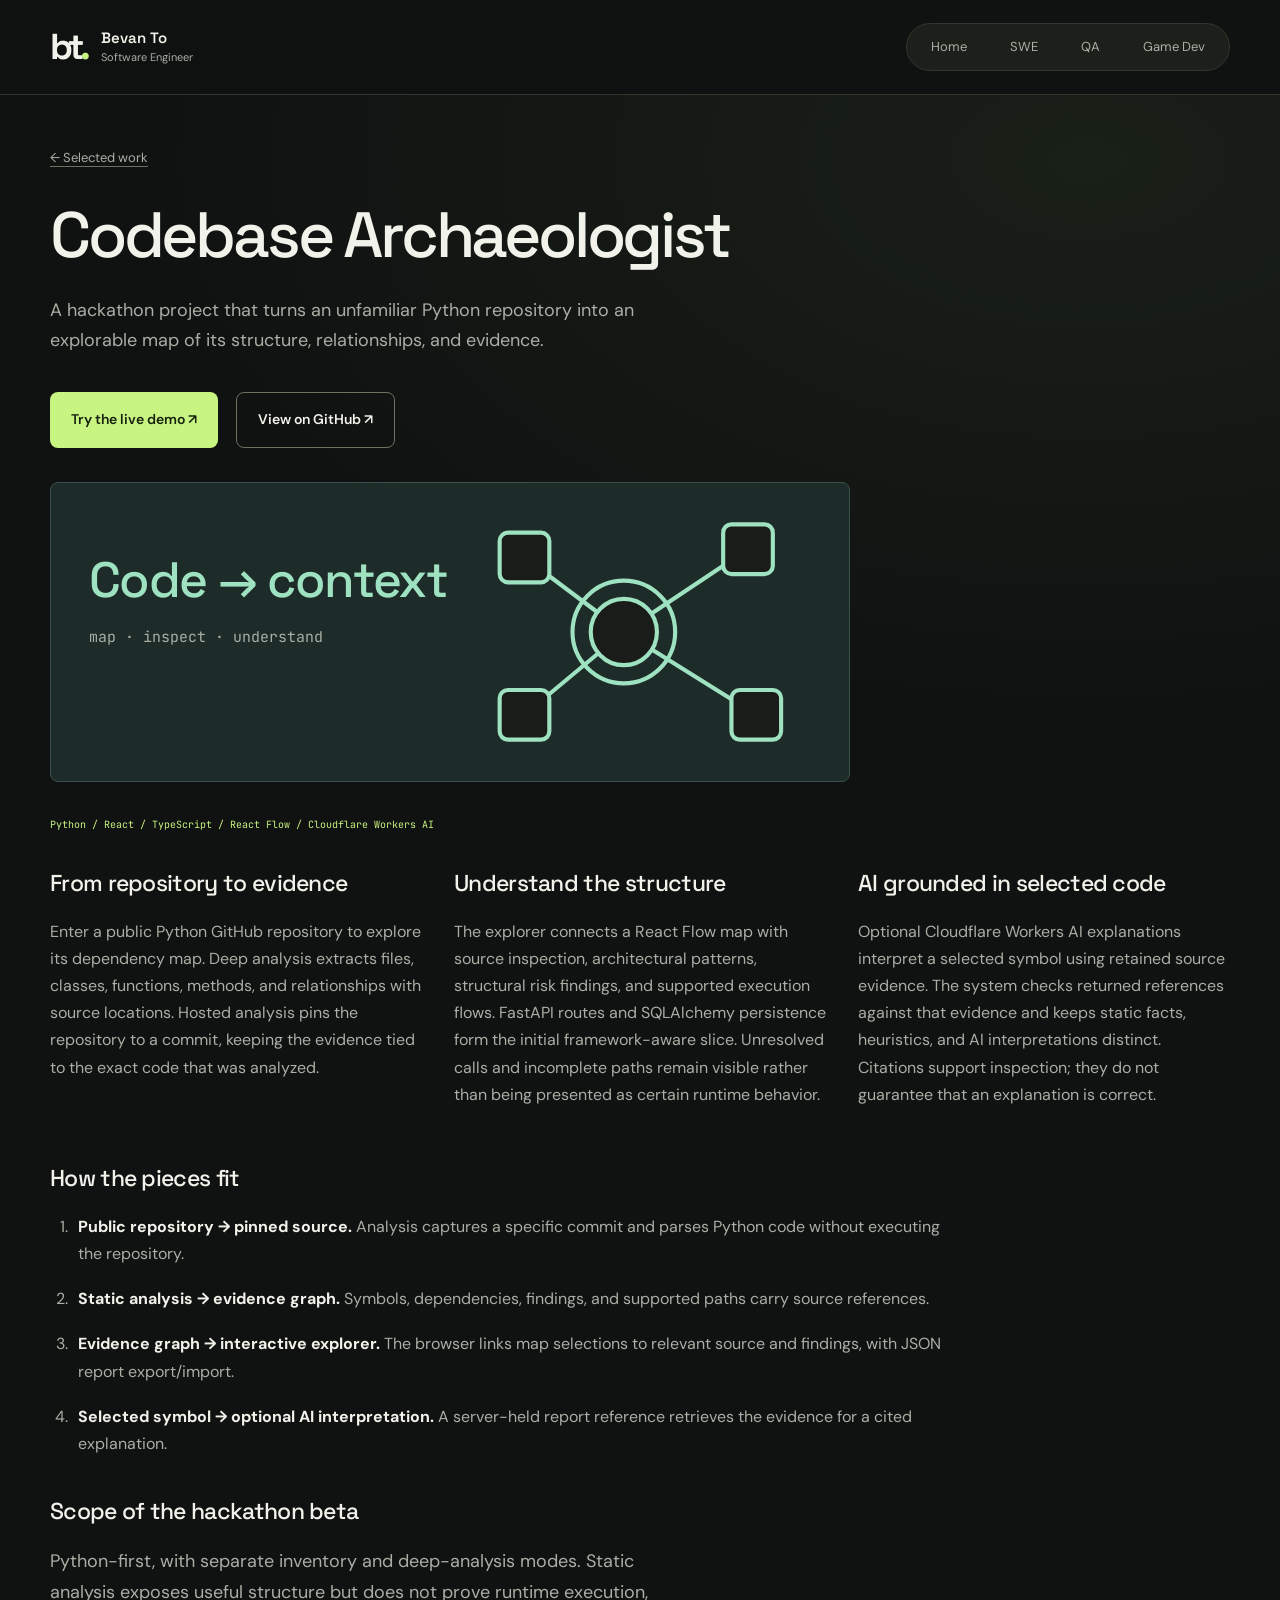
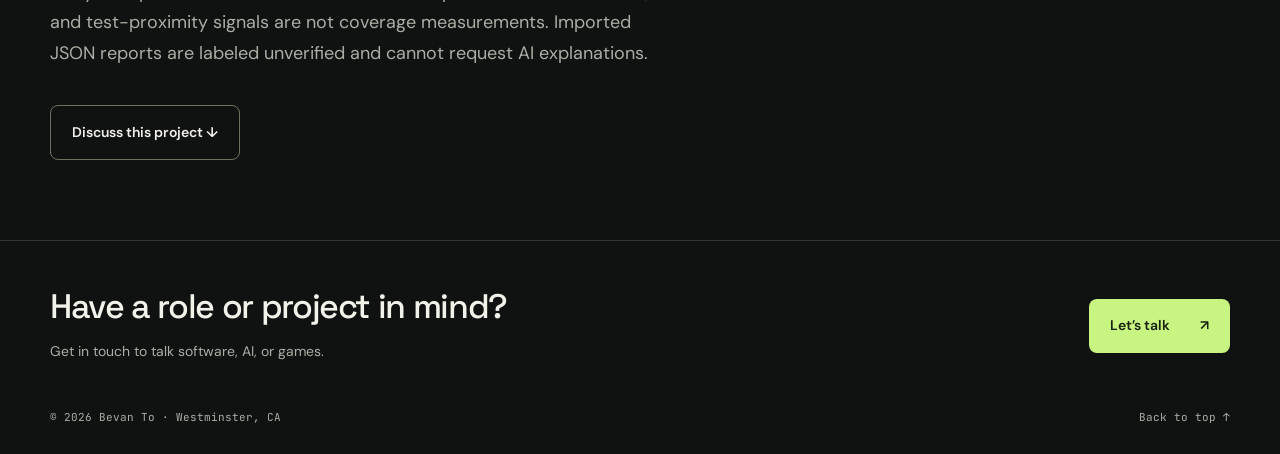
<file: project-archaeologist.html>
<!DOCTYPE html>
<html lang="en" data-theme="dark"><head>
<meta charset="UTF-8">
<meta name="viewport" content="width=device-width, initial-scale=1.0">
<title>Codebase Archaeologist — Bevan To</title>
<meta name="description" content="A hackathon project for exploring Python codebases with dependency maps, source-backed analysis, and optional cited AI explanations.">
<link rel="preconnect" href="https://fonts.googleapis.com">
<link href="https://fonts.googleapis.com/css2?family=DM+Sans:wght@400;500;600;700&amp;family=Space+Grotesk:wght@400;500;600;700&amp;family=JetBrains+Mono:wght@400;500&amp;display=swap" rel="stylesheet">
<link rel="stylesheet" href="styles.css">
<meta name="theme-color" content="#101211"></head>
<body class="case-page"><a class="skip-link" href="#main">Skip to content</a><div class="reading-progress" aria-hidden="true"></div>

<header class="site">
  <div class="wrap header-inner">
    <a class="identity" href="index.html" aria-label="Bevan To, home"><span class="monogram" aria-hidden="true">bt<span>.</span></span><span class="identity-text"><span class="name">Bevan To</span><span class="role">Software Engineer</span></span></a>
    <nav class="tabs" aria-label="Portfolio view">
      
      <a class="tab" href="index.html">Home</a>
      <a class="tab" href="swe.html">SWE</a>
      <a class="tab" href="qa.html">QA</a>
      <a class="tab" href="gamedev.html">Game Dev</a>
    </nav>
  </div>
</header>

<main id="main"><article class="wrap case-content"><a class="back-link" href="index.html#projects">← Selected work</a><h1>Codebase Archaeologist</h1><p class="lede">A hackathon project that turns an unfamiliar Python repository into an explorable map of its structure, relationships, and evidence.</p><div class="case-actions"><a class="button primary" href="https://python-codebase-archaeologist.bevanto49797.chatgpt.site/" target="_blank" rel="noopener">Try the live demo ↗</a><a class="button secondary" href="https://github.com/BeToVan1/CodebaseArchaeologist" target="_blank" rel="noopener">View on GitHub ↗</a></div><div class="project-visual custom-art archaeology"><svg viewBox="0 0 480 180" class="project-art" aria-hidden="true" focusable="false"><text x="22" y="69" class="art-title">Code → context</text><text x="22" y="96" class="art-caption">map · inspect · understand</text><g class="art-scene"><g class="archaeology-edges"><path d="M285 45 345 90 420 40M345 90 285 140M345 90 425 140"></path></g><rect x="270" y="30" width="30" height="30" rx="5"></rect><rect x="405" y="25" width="30" height="30" rx="5"></rect><rect x="270" y="125" width="30" height="30" rx="5"></rect><rect x="410" y="125" width="30" height="30" rx="5"></rect><circle cx="345" cy="90" r="20"></circle><circle class="archaeology-scan" cx="345" cy="90" r="31"></circle></g></svg></div><p class="project-stack">Python / React / TypeScript / React Flow / Cloudflare Workers AI</p><div class="case-sections"><section><h2>From repository to evidence</h2><p>Enter a public Python GitHub repository to explore its dependency map. Deep analysis extracts files, classes, functions, methods, and relationships with source locations. Hosted analysis pins the repository to a commit, keeping the evidence tied to the exact code that was analyzed.</p></section><section><h2>Understand the structure</h2><p>The explorer connects a React Flow map with source inspection, architectural patterns, structural risk findings, and supported execution flows. FastAPI routes and SQLAlchemy persistence form the initial framework-aware slice. Unresolved calls and incomplete paths remain visible rather than being presented as certain runtime behavior.</p></section><section><h2>AI grounded in selected code</h2><p>Optional Cloudflare Workers AI explanations interpret a selected symbol using retained source evidence. The system checks returned references against that evidence and keeps static facts, heuristics, and AI interpretations distinct. Citations support inspection; they do not guarantee that an explanation is correct.</p></section></div><section class="case-architecture"><h2>How the pieces fit</h2><ol class="architecture-steps"><li><strong>Public repository → pinned source.</strong> Analysis captures a specific commit and parses Python code without executing the repository.</li><li><strong>Static analysis → evidence graph.</strong> Symbols, dependencies, findings, and supported paths carry source references.</li><li><strong>Evidence graph → interactive explorer.</strong> The browser links map selections to relevant source and findings, with JSON report export/import.</li><li><strong>Selected symbol → optional AI interpretation.</strong> A server-held report reference retrieves the evidence for a cited explanation.</li></ol></section><section class="case-architecture"><h2>Scope of the hackathon beta</h2><p class="lede">Python-first, with separate inventory and deep-analysis modes. Static analysis exposes useful structure but does not prove runtime execution, and test-proximity signals are not coverage measurements. Imported JSON reports are labeled unverified and cannot request AI explanations.</p></section><div class="case-actions"><a class="button secondary" href="#contact">Discuss this project ↓</a></div></article></main>

<footer class="site" id="contact"><div class="wrap contact-panel"><div><h2>Have a role or project in mind?</h2><p>Get in touch to talk software, AI, or games.</p></div><a class="button primary" href="mailto:BevanTo49797@gmail.com">Let’s talk <span aria-hidden="true">↗</span></a></div><div class="wrap foot-inner"><span>© 2026 Bevan To · Westminster, CA</span><a href="#main">Back to top ↑</a></div></footer>

<script src="script.js"></script>







</body></html>
</file>
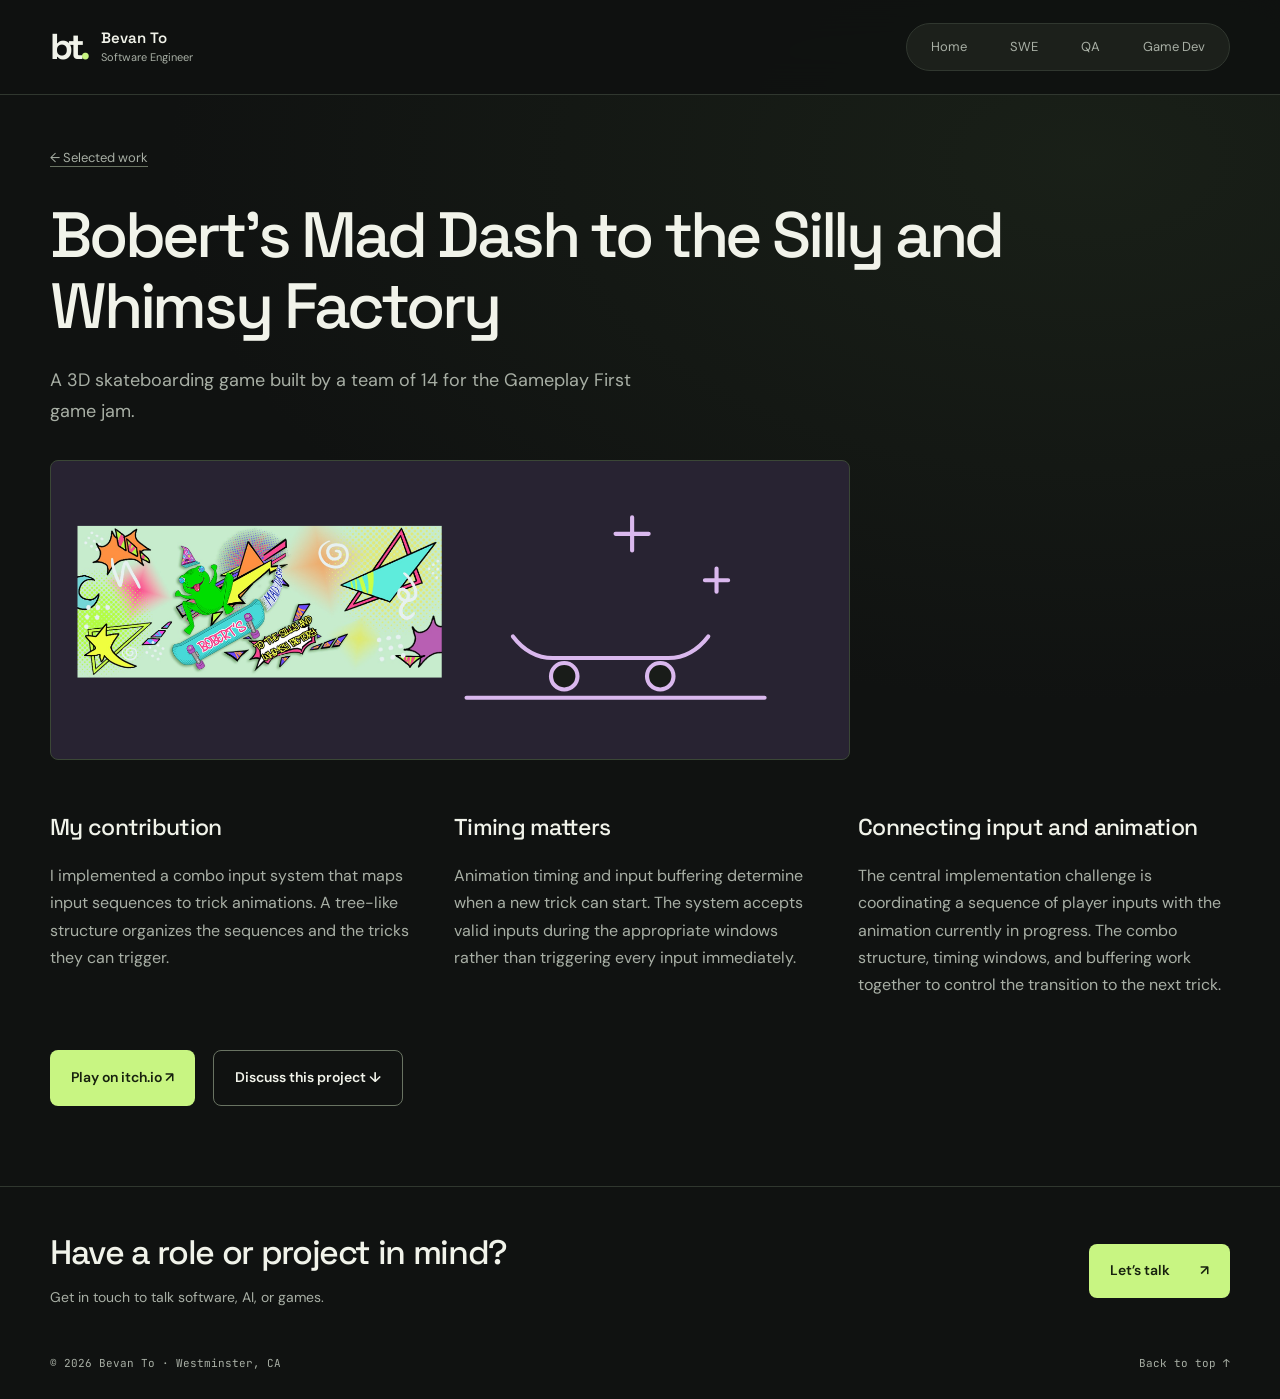
<file: project-bobert.html>
<!DOCTYPE html>
<html lang="en" data-theme="dark"><head>
<meta charset="UTF-8">
<meta name="viewport" content="width=device-width, initial-scale=1.0">
<title>Bobert’s Mad Dash to the Silly and Whimsy Factory — Bevan To</title>
<meta name="description" content="A 3D skateboarding game built by a team of 14 for the Gameplay First game jam.">
<link rel="preconnect" href="https://fonts.googleapis.com">
<link href="https://fonts.googleapis.com/css2?family=DM+Sans:wght@400;500;600;700&amp;family=Space+Grotesk:wght@400;500;600;700&amp;family=JetBrains+Mono:wght@400;500&amp;display=swap" rel="stylesheet">
<link rel="stylesheet" href="styles.css">
<meta name="theme-color" content="#101211"></head>
<body class="case-page"><a class="skip-link" href="#main">Skip to content</a><div class="reading-progress" aria-hidden="true"></div>

<header class="site">
  <div class="wrap header-inner">
    <a class="identity" href="index.html" aria-label="Bevan To, home"><span class="monogram" aria-hidden="true">bt<span>.</span></span><span class="identity-text"><span class="name">Bevan To</span><span class="role">Software Engineer</span></span></a>
    <nav class="tabs" aria-label="Portfolio view">
      
      <a class="tab" href="index.html">Home</a>
      <a class="tab" href="swe.html">SWE</a>
      <a class="tab" href="qa.html">QA</a>
      <a class="tab" href="gamedev.html">Game Dev</a>
    </nav>
  </div>
</header>

<main id="main"><article class="wrap case-content"><a class="back-link" href="index.html#projects">← Selected work</a><h1>Bobert’s Mad Dash to the Silly and Whimsy Factory</h1><p class="lede">A 3D skateboarding game built by a team of 14 for the Gameplay First game jam.</p><div class="project-visual custom-art skate"><svg viewBox="0 0 480 180" class="project-art" aria-hidden="true" focusable="false"><image href="cover-bobert.jpg" x="15" y="20" width="220" height="130" preserveAspectRatio="xMidYMid meet"></image><g class="art-scene"><path class="skate-ground" d="M250 143h180"></path><g class="skate-board"><path d="M278 106q10 13 24 13h70q14 0 24-13"></path><circle cx="309" cy="130" r="8"></circle><circle cx="367" cy="130" r="8"></circle></g><g class="combo-spark"><path d="M350 34v20M340 44h20M401 65v14M394 72h14"></path></g></g></svg></div><div class="case-sections"><section><h2>My contribution</h2><p>I implemented a combo input system that maps input sequences to trick animations. A tree-like structure organizes the sequences and the tricks they can trigger.</p></section><section><h2>Timing matters</h2><p>Animation timing and input buffering determine when a new trick can start. The system accepts valid inputs during the appropriate windows rather than triggering every input immediately.</p></section><section><h2>Connecting input and animation</h2><p>The central implementation challenge is coordinating a sequence of player inputs with the animation currently in progress. The combo structure, timing windows, and buffering work together to control the transition to the next trick.</p></section></div><div class="case-actions"><a class="button primary" href="https://frenchfrys.itch.io/boberts-mad-dash-to-the-silly-and-whimsy-factory" target="_blank" rel="noopener">Play on itch.io ↗</a><a class="button secondary" href="#contact">Discuss this project ↓</a></div></article></main>

<footer class="site" id="contact"><div class="wrap contact-panel"><div><h2>Have a role or project in mind?</h2><p>Get in touch to talk software, AI, or games.</p></div><a class="button primary" href="mailto:BevanTo49797@gmail.com">Let’s talk <span aria-hidden="true">↗</span></a></div><div class="wrap foot-inner"><span>© 2026 Bevan To · Westminster, CA</span><a href="#main">Back to top ↑</a></div></footer>

<script src="script.js"></script>






</body></html>
</file>
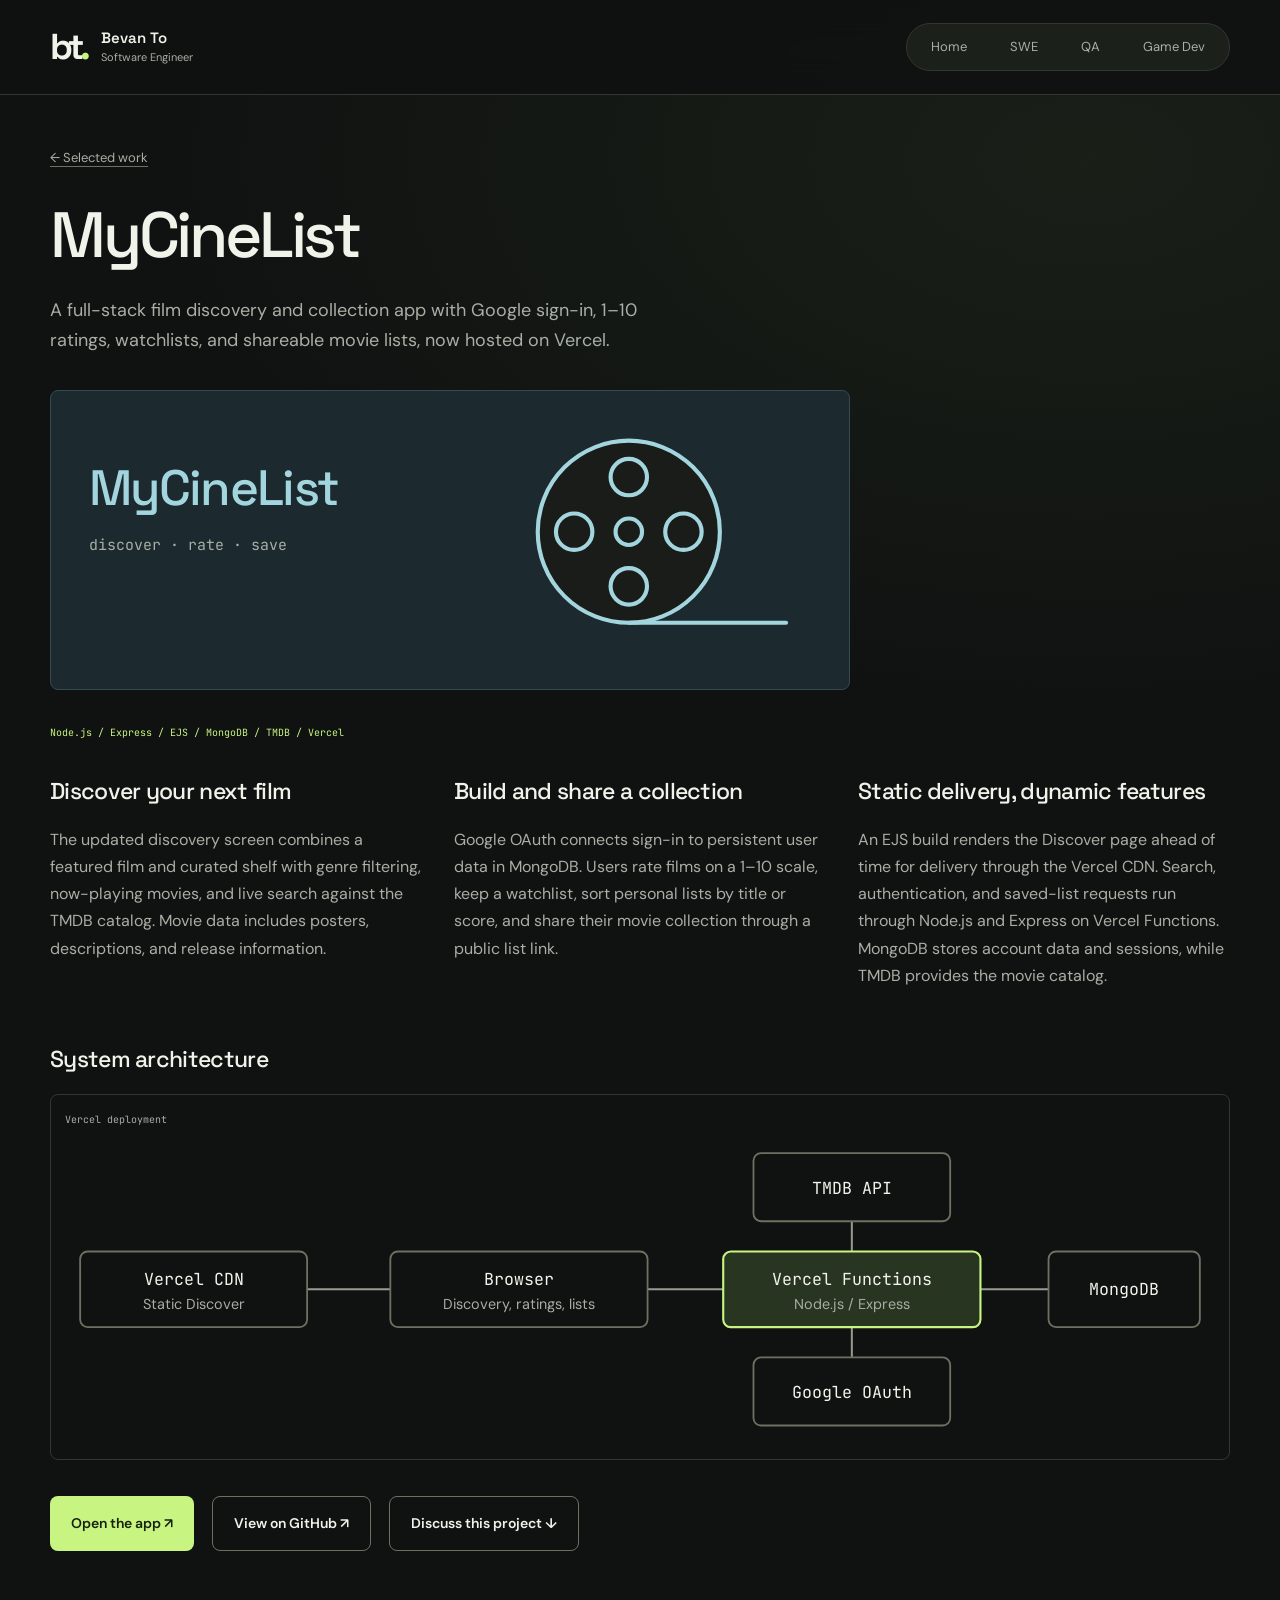
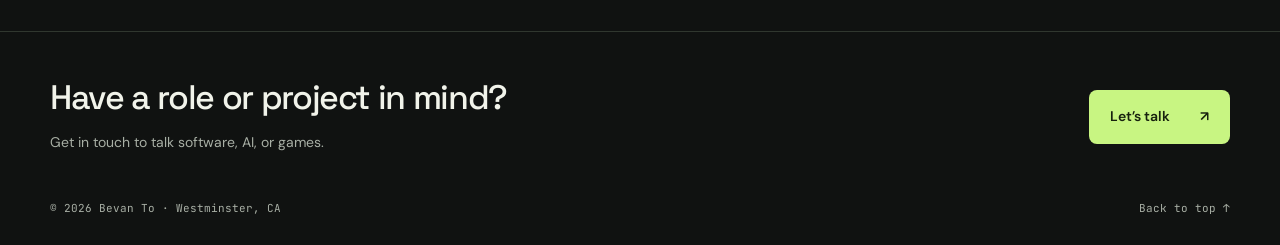
<file: project-cine.html>
<!DOCTYPE html>
<html lang="en" data-theme="dark"><head>
<meta charset="UTF-8">
<meta name="viewport" content="width=device-width, initial-scale=1.0">
<title>MyCineList — Bevan To</title>
<meta name="description" content="A full-stack film discovery and collection app with Google sign-in, 1–10 ratings, watchlists, and shareable movie lists, now hosted on Vercel.">
<link rel="preconnect" href="https://fonts.googleapis.com">
<link href="https://fonts.googleapis.com/css2?family=DM+Sans:wght@400;500;600;700&amp;family=Space+Grotesk:wght@400;500;600;700&amp;family=JetBrains+Mono:wght@400;500&amp;display=swap" rel="stylesheet">
<link rel="stylesheet" href="styles.css">
<meta name="theme-color" content="#101211"></head>
<body class="case-page"><a class="skip-link" href="#main">Skip to content</a><div class="reading-progress" aria-hidden="true"></div>

<header class="site">
  <div class="wrap header-inner">
    <a class="identity" href="index.html" aria-label="Bevan To, home"><span class="monogram" aria-hidden="true">bt<span>.</span></span><span class="identity-text"><span class="name">Bevan To</span><span class="role">Software Engineer</span></span></a>
    <nav class="tabs" aria-label="Portfolio view">
      
      <a class="tab" href="index.html">Home</a>
      <a class="tab" href="swe.html">SWE</a>
      <a class="tab" href="qa.html">QA</a>
      <a class="tab" href="gamedev.html">Game Dev</a>
    </nav>
  </div>
</header>

<main id="main"><article class="wrap case-content"><a class="back-link" href="index.html#projects">← Selected work</a><h1>MyCineList</h1><p class="lede">A full-stack film discovery and collection app with Google sign-in, 1–10 ratings, watchlists, and shareable movie lists, now hosted on Vercel.</p><div class="project-visual custom-art cinema"><svg viewBox="0 0 480 180" class="project-art" aria-hidden="true" focusable="false"><text x="22" y="69" class="art-title">MyCineList</text><text x="22" y="96" class="art-caption">discover · rate · save</text><g class="art-scene"><g class="film-reel"><circle cx="348" cy="85" r="55"></circle><circle cx="348" cy="85" r="8"></circle><circle cx="348" cy="52" r="11"></circle><circle cx="381" cy="85" r="11"></circle><circle cx="348" cy="118" r="11"></circle><circle cx="315" cy="85" r="11"></circle></g><path d="M348 140h95"></path></g></svg></div><p class="project-stack">Node.js / Express / EJS / MongoDB / TMDB / Vercel</p><div class="case-sections"><section><h2>Discover your next film</h2><p>The updated discovery screen combines a featured film and curated shelf with genre filtering, now-playing movies, and live search against the TMDB catalog. Movie data includes posters, descriptions, and release information.</p></section><section><h2>Build and share a collection</h2><p>Google OAuth connects sign-in to persistent user data in MongoDB. Users rate films on a 1–10 scale, keep a watchlist, sort personal lists by title or score, and share their movie collection through a public list link.</p></section><section><h2>Static delivery, dynamic features</h2><p>An EJS build renders the Discover page ahead of time for delivery through the Vercel CDN. Search, authentication, and saved-list requests run through Node.js and Express on Vercel Functions. MongoDB stores account data and sessions, while TMDB provides the movie catalog.</p></section></div><section class="case-architecture"><h2>System architecture</h2><div class="diagram-wrap"><div class="diagram-label">Vercel deployment</div><svg viewBox="0 0 760 200" role="img" aria-label="Vercel CDN serves Discover to the browser. Search, authentication and lists use Express on Vercel Functions, connected to TMDB, Google OAuth and MongoDB."><g class="dg-arrow"><path d="M160 100H215M385 100H435M605 100H650M520 75V55M520 125V145"></path></g><rect class="dg-box" x="10" y="75" width="150" height="50" rx="5"></rect><text class="dg-label" x="85" y="97" text-anchor="middle">Vercel CDN</text><text class="dg-sub" x="85" y="113" text-anchor="middle">Static Discover</text><rect class="dg-box" x="215" y="75" width="170" height="50" rx="5"></rect><text class="dg-label" x="300" y="97" text-anchor="middle">Browser</text><text class="dg-sub" x="300" y="113" text-anchor="middle">Discovery, ratings, lists</text><rect class="dg-box dg-key" x="435" y="75" width="170" height="50" rx="5"></rect><text class="dg-label" x="520" y="97" text-anchor="middle">Vercel Functions</text><text class="dg-sub" x="520" y="113" text-anchor="middle">Node.js / Express</text><rect class="dg-box" x="650" y="75" width="100" height="50" rx="5"></rect><text class="dg-label" x="700" y="104" text-anchor="middle">MongoDB</text><rect class="dg-box" x="455" y="10" width="130" height="45" rx="5"></rect><text class="dg-label" x="520" y="37" text-anchor="middle">TMDB API</text><rect class="dg-box" x="455" y="145" width="130" height="45" rx="5"></rect><text class="dg-label" x="520" y="172" text-anchor="middle">Google OAuth</text></svg></div></section><div class="case-actions"><a class="button primary" href="https://mycinelist-cyan.vercel.app/" target="_blank" rel="noopener">Open the app ↗</a><a class="button secondary" href="https://github.com/BeToVan1/MyCineList" target="_blank" rel="noopener">View on GitHub ↗</a><a class="button secondary" href="#contact">Discuss this project ↓</a></div></article></main>

<footer class="site" id="contact"><div class="wrap contact-panel"><div><h2>Have a role or project in mind?</h2><p>Get in touch to talk software, AI, or games.</p></div><a class="button primary" href="mailto:BevanTo49797@gmail.com">Let’s talk <span aria-hidden="true">↗</span></a></div><div class="wrap foot-inner"><span>© 2026 Bevan To · Westminster, CA</span><a href="#main">Back to top ↑</a></div></footer>

<script src="script.js"></script>








</body></html>
</file>
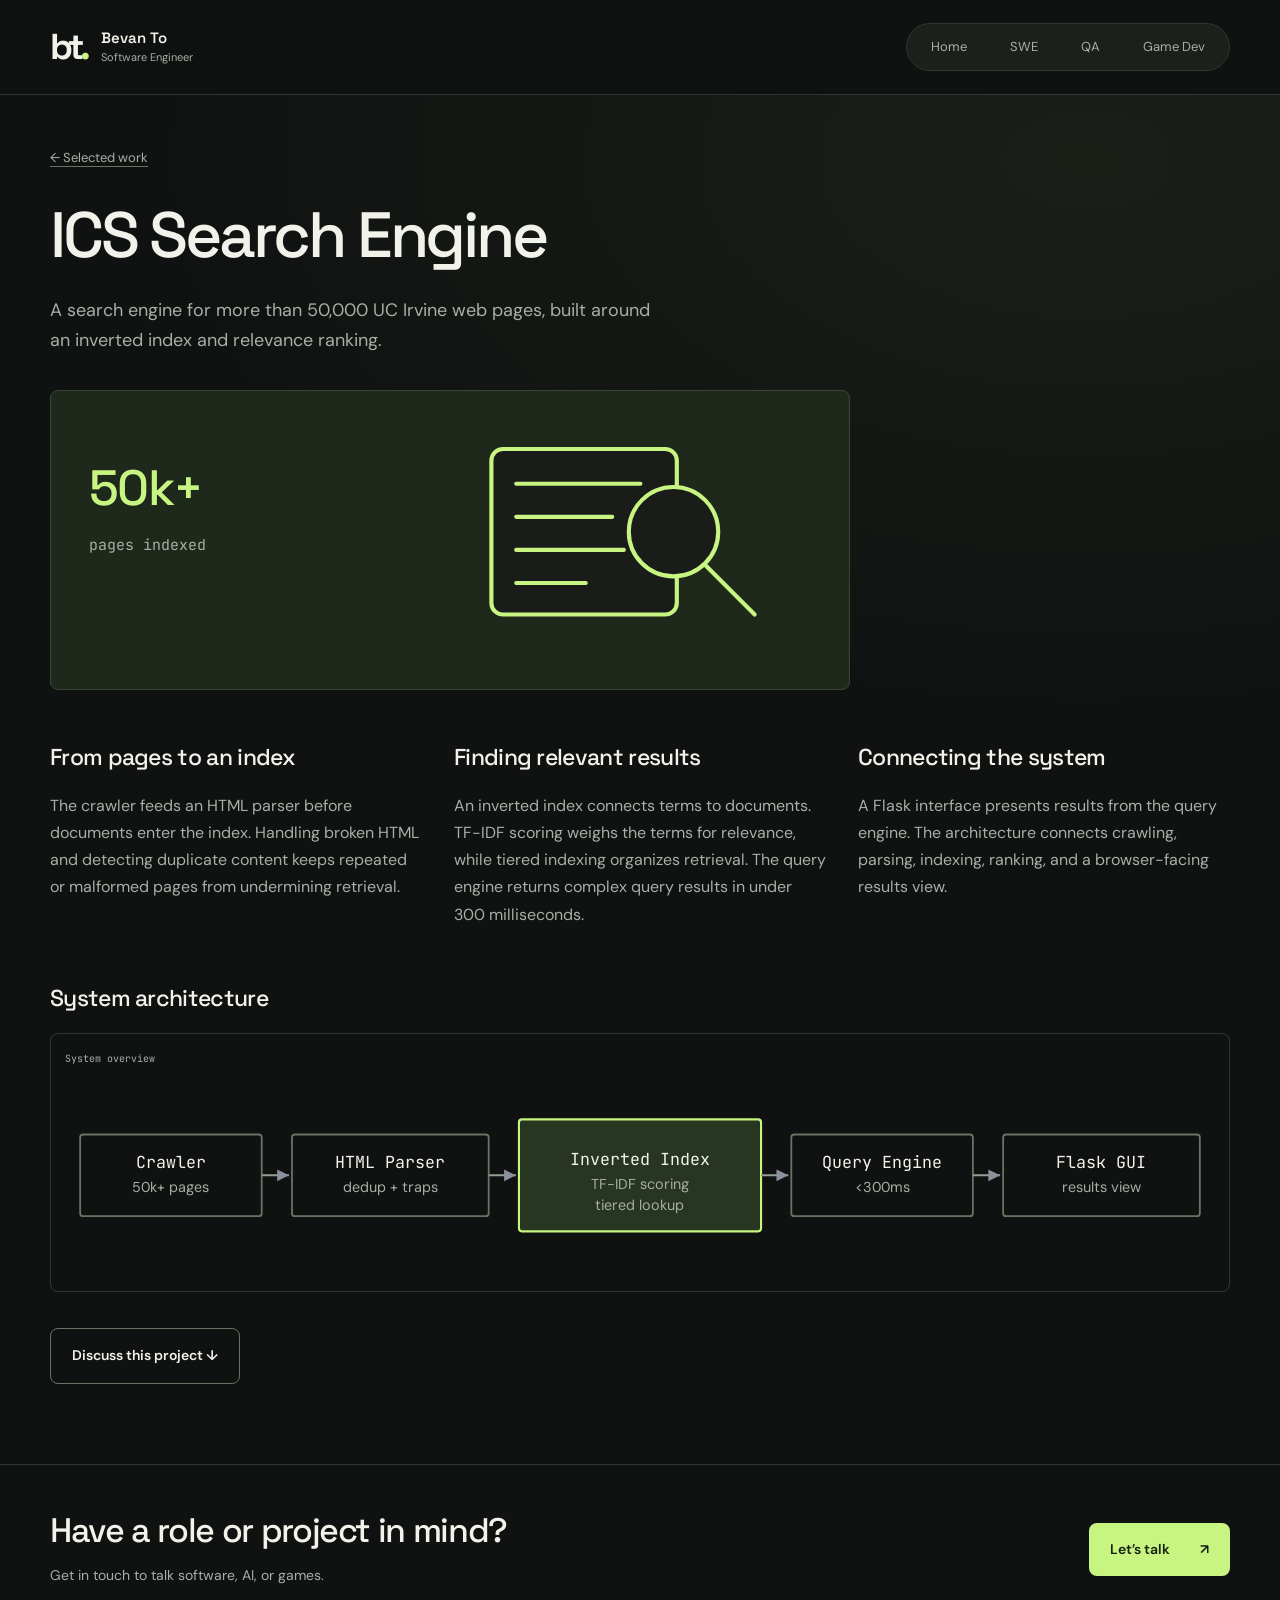
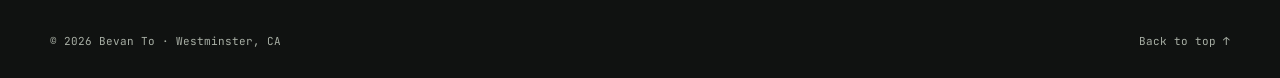
<file: project-ics.html>
<!DOCTYPE html>
<html lang="en" data-theme="dark"><head>
<meta charset="UTF-8">
<meta name="viewport" content="width=device-width, initial-scale=1.0">
<title>ICS Search Engine — Bevan To</title>
<meta name="description" content="A search engine for more than 50,000 UC Irvine web pages, built around an inverted index and relevance ranking.">
<link rel="preconnect" href="https://fonts.googleapis.com">
<link href="https://fonts.googleapis.com/css2?family=DM+Sans:wght@400;500;600;700&amp;family=Space+Grotesk:wght@400;500;600;700&amp;family=JetBrains+Mono:wght@400;500&amp;display=swap" rel="stylesheet">
<link rel="stylesheet" href="styles.css">
<meta name="theme-color" content="#101211"></head>
<body class="case-page"><a class="skip-link" href="#main">Skip to content</a><div class="reading-progress" aria-hidden="true"></div>

<header class="site">
  <div class="wrap header-inner">
    <a class="identity" href="index.html" aria-label="Bevan To, home"><span class="monogram" aria-hidden="true">bt<span>.</span></span><span class="identity-text"><span class="name">Bevan To</span><span class="role">Software Engineer</span></span></a>
    <nav class="tabs" aria-label="Portfolio view">
      
      <a class="tab" href="index.html">Home</a>
      <a class="tab" href="swe.html">SWE</a>
      <a class="tab" href="qa.html">QA</a>
      <a class="tab" href="gamedev.html">Game Dev</a>
    </nav>
  </div>
</header>

<main id="main"><article class="wrap case-content"><a class="back-link" href="index.html#projects">← Selected work</a><h1>ICS Search Engine</h1><p class="lede">A search engine for more than 50,000 UC Irvine web pages, built around an inverted index and relevance ranking.</p><div class="project-visual custom-art search"><svg viewBox="0 0 480 180" class="project-art" aria-hidden="true" focusable="false"><text x="22" y="69" class="art-title">50k+</text><text x="22" y="96" class="art-caption">pages indexed</text><g class="art-scene"><g class="search-docs"><rect x="265" y="35" width="112" height="100" rx="7"></rect><path d="M280 56h75M280 76h58M280 96h65M280 116h42"></path></g><g class="search-lens"><circle cx="375" cy="85" r="27"></circle><path d="m394 105 30 30"></path></g></g></svg></div><div class="case-sections"><section><h2>From pages to an index</h2><p>The crawler feeds an HTML parser before documents enter the index. Handling broken HTML and detecting duplicate content keeps repeated or malformed pages from undermining retrieval.</p></section><section><h2>Finding relevant results</h2><p>An inverted index connects terms to documents. TF-IDF scoring weighs the terms for relevance, while tiered indexing organizes retrieval. The query engine returns complex query results in under 300 milliseconds.</p></section><section><h2>Connecting the system</h2><p>A Flask interface presents results from the query engine. The architecture connects crawling, parsing, indexing, ranking, and a browser-facing results view.</p></section></div><section class="case-architecture"><h2>System architecture</h2><div class="diagram-wrap">
  <div class="diagram-label">System overview</div>
  <svg viewBox="0 0 760 130" xmlns="http://www.w3.org/2000/svg" role="img" aria-label="Architecture: crawler feeds parser, feeds inverted index with TF-IDF and tiering, feeds query engine, feeds Flask GUI">
    <defs>
      <marker id="arrow-ics" markerWidth="8" markerHeight="8" refX="6" refY="3" orient="auto">
        <path d="M0,0 L6,3 L0,6 Z" fill="#8A929B"></path>
      </marker>
    </defs>
    <rect class="dg-box" x="10" y="38" width="120" height="54" rx="2"></rect>
    <text class="dg-label" x="70" y="60" text-anchor="middle">Crawler</text>
    <text class="dg-sub" x="70" y="76" text-anchor="middle">50k+ pages</text>

    <line class="dg-arrow" x1="130" y1="65" x2="148" y2="65" marker-end="url(#arrow-ics)"></line>

    <rect class="dg-box" x="150" y="38" width="130" height="54" rx="2"></rect>
    <text class="dg-label" x="215" y="60" text-anchor="middle">HTML Parser</text>
    <text class="dg-sub" x="215" y="76" text-anchor="middle">dedup + traps</text>

    <line class="dg-arrow" x1="280" y1="65" x2="298" y2="65" marker-end="url(#arrow-ics)"></line>

    <rect class="dg-box dg-key" x="300" y="28" width="160" height="74" rx="2"></rect>
    <text class="dg-label" x="380" y="58" text-anchor="middle">Inverted Index</text>
    <text class="dg-sub" x="380" y="74" text-anchor="middle">TF-IDF scoring</text>
    <text class="dg-sub" x="380" y="88" text-anchor="middle">tiered lookup</text>

    <line class="dg-arrow" x1="460" y1="65" x2="478" y2="65" marker-end="url(#arrow-ics)"></line>

    <rect class="dg-box" x="480" y="38" width="120" height="54" rx="2"></rect>
    <text class="dg-label" x="540" y="60" text-anchor="middle">Query Engine</text>
    <text class="dg-sub" x="540" y="76" text-anchor="middle">&lt;300ms</text>

    <line class="dg-arrow" x1="600" y1="65" x2="618" y2="65" marker-end="url(#arrow-ics)"></line>

    <rect class="dg-box" x="620" y="38" width="130" height="54" rx="2"></rect>
    <text class="dg-label" x="685" y="60" text-anchor="middle">Flask GUI</text>
    <text class="dg-sub" x="685" y="76" text-anchor="middle">results view</text>
  </svg>
</div></section><div class="case-actions"><a class="button secondary" href="#contact">Discuss this project ↓</a></div></article></main>

<footer class="site" id="contact"><div class="wrap contact-panel"><div><h2>Have a role or project in mind?</h2><p>Get in touch to talk software, AI, or games.</p></div><a class="button primary" href="mailto:BevanTo49797@gmail.com">Let’s talk <span aria-hidden="true">↗</span></a></div><div class="wrap foot-inner"><span>© 2026 Bevan To · Westminster, CA</span><a href="#main">Back to top ↑</a></div></footer>

<script src="script.js"></script>






</body></html>
</file>
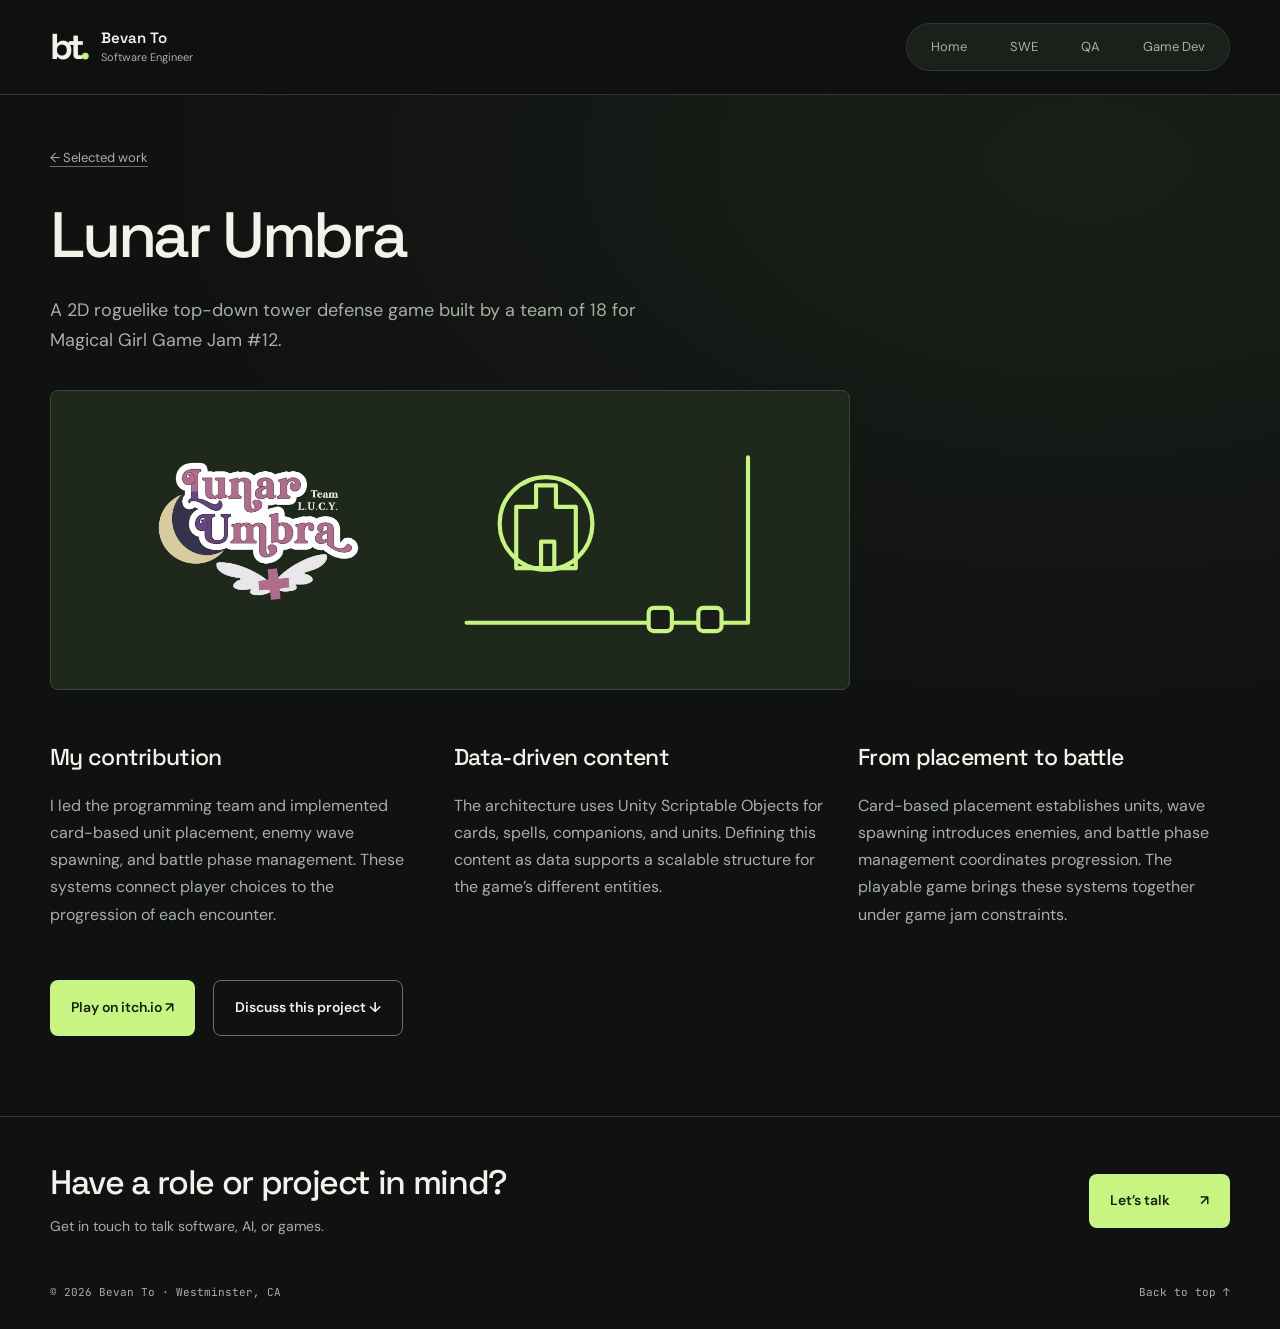
<file: project-lunar.html>
<!DOCTYPE html>
<html lang="en" data-theme="dark"><head>
<meta charset="UTF-8">
<meta name="viewport" content="width=device-width, initial-scale=1.0">
<title>Lunar Umbra — Bevan To</title>
<meta name="description" content="A 2D roguelike top-down tower defense game built by a team of 18 for Magical Girl Game Jam #12.">
<link rel="preconnect" href="https://fonts.googleapis.com">
<link href="https://fonts.googleapis.com/css2?family=DM+Sans:wght@400;500;600;700&amp;family=Space+Grotesk:wght@400;500;600;700&amp;family=JetBrains+Mono:wght@400;500&amp;display=swap" rel="stylesheet">
<link rel="stylesheet" href="styles.css">
<meta name="theme-color" content="#101211"></head>
<body class="case-page"><a class="skip-link" href="#main">Skip to content</a><div class="reading-progress" aria-hidden="true"></div>

<header class="site">
  <div class="wrap header-inner">
    <a class="identity" href="index.html" aria-label="Bevan To, home"><span class="monogram" aria-hidden="true">bt<span>.</span></span><span class="identity-text"><span class="name">Bevan To</span><span class="role">Software Engineer</span></span></a>
    <nav class="tabs" aria-label="Portfolio view">
      
      <a class="tab" href="index.html">Home</a>
      <a class="tab" href="swe.html">SWE</a>
      <a class="tab" href="qa.html">QA</a>
      <a class="tab" href="gamedev.html">Game Dev</a>
    </nav>
  </div>
</header>

<main id="main"><article class="wrap case-content"><a class="back-link" href="index.html#projects">← Selected work</a><h1>Lunar Umbra</h1><p class="lede">A 2D roguelike top-down tower defense game built by a team of 18 for Magical Girl Game Jam #12.</p><div class="project-visual custom-art tower"><svg viewBox="0 0 480 180" class="project-art" aria-hidden="true" focusable="false"><image href="cover-lunarumbra.png" x="15" y="20" width="220" height="130" preserveAspectRatio="xMidYMid meet"></image><g class="art-scene"><path class="enemy-path" d="M250 140h170V40"></path><g class="tower-unit"><path d="M280 107V70h12V57h12v13h12v37z"></path><path d="M295 107V91h8v16"></path></g><circle class="tower-pulse" cx="298" cy="80" r="28"></circle><g class="enemy-wave"><rect x="360" y="131" width="14" height="14" rx="3"></rect><rect x="390" y="131" width="14" height="14" rx="3"></rect></g></g></svg></div><div class="case-sections"><section><h2>My contribution</h2><p>I led the programming team and implemented card-based unit placement, enemy wave spawning, and battle phase management. These systems connect player choices to the progression of each encounter.</p></section><section><h2>Data-driven content</h2><p>The architecture uses Unity Scriptable Objects for cards, spells, companions, and units. Defining this content as data supports a scalable structure for the game’s different entities.</p></section><section><h2>From placement to battle</h2><p>Card-based placement establishes units, wave spawning introduces enemies, and battle phase management coordinates progression. The playable game brings these systems together under game jam constraints.</p></section></div><div class="case-actions"><a class="button primary" href="https://6oymilk.itch.io/lunar-umbra" target="_blank" rel="noopener">Play on itch.io ↗</a><a class="button secondary" href="#contact">Discuss this project ↓</a></div></article></main>

<footer class="site" id="contact"><div class="wrap contact-panel"><div><h2>Have a role or project in mind?</h2><p>Get in touch to talk software, AI, or games.</p></div><a class="button primary" href="mailto:BevanTo49797@gmail.com">Let’s talk <span aria-hidden="true">↗</span></a></div><div class="wrap foot-inner"><span>© 2026 Bevan To · Westminster, CA</span><a href="#main">Back to top ↑</a></div></footer>

<script src="script.js"></script>






</body></html>
</file>
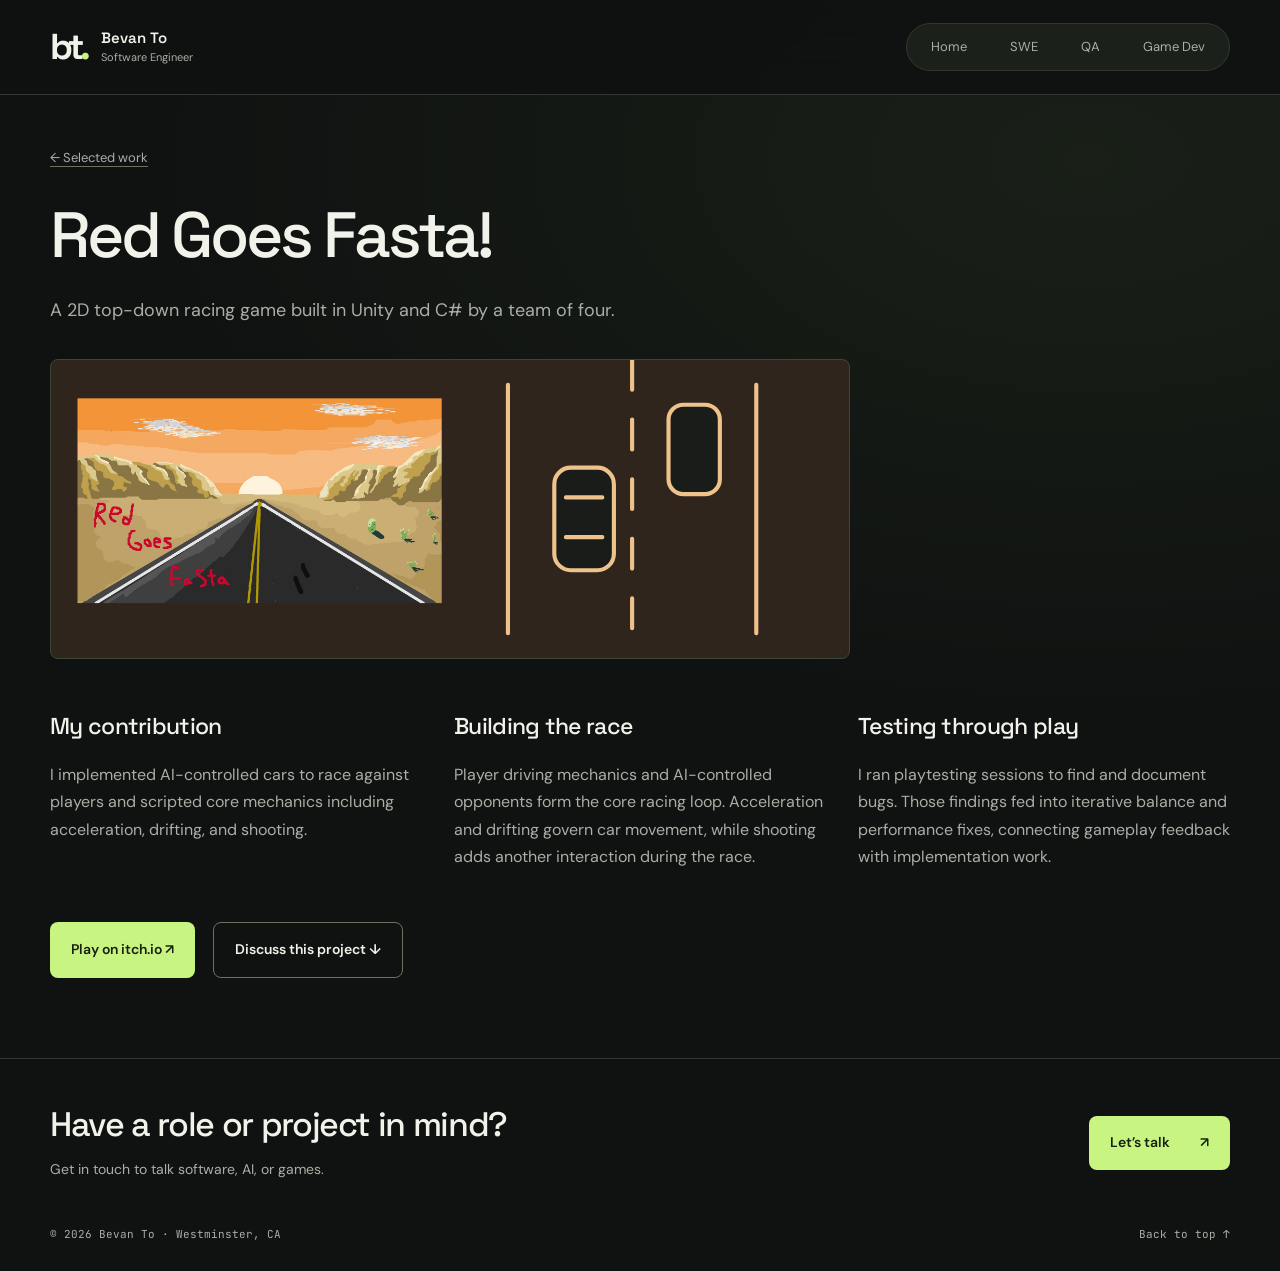
<file: project-red.html>
<!DOCTYPE html>
<html lang="en" data-theme="dark"><head>
<meta charset="UTF-8">
<meta name="viewport" content="width=device-width, initial-scale=1.0">
<title>Red Goes Fasta! — Bevan To</title>
<meta name="description" content="A 2D top-down racing game built in Unity and C# by a team of four.">
<link rel="preconnect" href="https://fonts.googleapis.com">
<link href="https://fonts.googleapis.com/css2?family=DM+Sans:wght@400;500;600;700&amp;family=Space+Grotesk:wght@400;500;600;700&amp;family=JetBrains+Mono:wght@400;500&amp;display=swap" rel="stylesheet">
<link rel="stylesheet" href="styles.css">
<meta name="theme-color" content="#101211"></head>
<body class="case-page"><a class="skip-link" href="#main">Skip to content</a><div class="reading-progress" aria-hidden="true"></div>

<header class="site">
  <div class="wrap header-inner">
    <a class="identity" href="index.html" aria-label="Bevan To, home"><span class="monogram" aria-hidden="true">bt<span>.</span></span><span class="identity-text"><span class="name">Bevan To</span><span class="role">Software Engineer</span></span></a>
    <nav class="tabs" aria-label="Portfolio view">
      
      <a class="tab" href="index.html">Home</a>
      <a class="tab" href="swe.html">SWE</a>
      <a class="tab" href="qa.html">QA</a>
      <a class="tab" href="gamedev.html">Game Dev</a>
    </nav>
  </div>
</header>

<main id="main"><article class="wrap case-content"><a class="back-link" href="index.html#projects">← Selected work</a><h1>Red Goes Fasta!</h1><p class="lede">A 2D top-down racing game built in Unity and C# by a team of four.</p><div class="project-visual custom-art race"><svg viewBox="0 0 480 180" class="project-art" aria-hidden="true" focusable="false"><image href="cover-redgoesfasta.jpg" x="15" y="20" width="220" height="130" preserveAspectRatio="xMidYMid meet"></image><g class="art-scene"><path class="race-road" d="M275 15v150M425 15v150"></path><path class="road-dashes" d="M350 0v180"></path><g class="race-car"><rect x="303" y="65" width="36" height="62" rx="10"></rect><path d="M310 83h22M310 107h22"></path></g><g class="rival-car"><rect x="372" y="27" width="31" height="54" rx="9"></rect></g></g></svg></div><div class="case-sections"><section><h2>My contribution</h2><p>I implemented AI-controlled cars to race against players and scripted core mechanics including acceleration, drifting, and shooting.</p></section><section><h2>Building the race</h2><p>Player driving mechanics and AI-controlled opponents form the core racing loop. Acceleration and drifting govern car movement, while shooting adds another interaction during the race.</p></section><section><h2>Testing through play</h2><p>I ran playtesting sessions to find and document bugs. Those findings fed into iterative balance and performance fixes, connecting gameplay feedback with implementation work.</p></section></div><div class="case-actions"><a class="button primary" href="https://frenchfrys.itch.io/red-goes-fasta" target="_blank" rel="noopener">Play on itch.io ↗</a><a class="button secondary" href="#contact">Discuss this project ↓</a></div></article></main>

<footer class="site" id="contact"><div class="wrap contact-panel"><div><h2>Have a role or project in mind?</h2><p>Get in touch to talk software, AI, or games.</p></div><a class="button primary" href="mailto:BevanTo49797@gmail.com">Let’s talk <span aria-hidden="true">↗</span></a></div><div class="wrap foot-inner"><span>© 2026 Bevan To · Westminster, CA</span><a href="#main">Back to top ↑</a></div></footer>

<script src="script.js"></script>






</body></html>
</file>
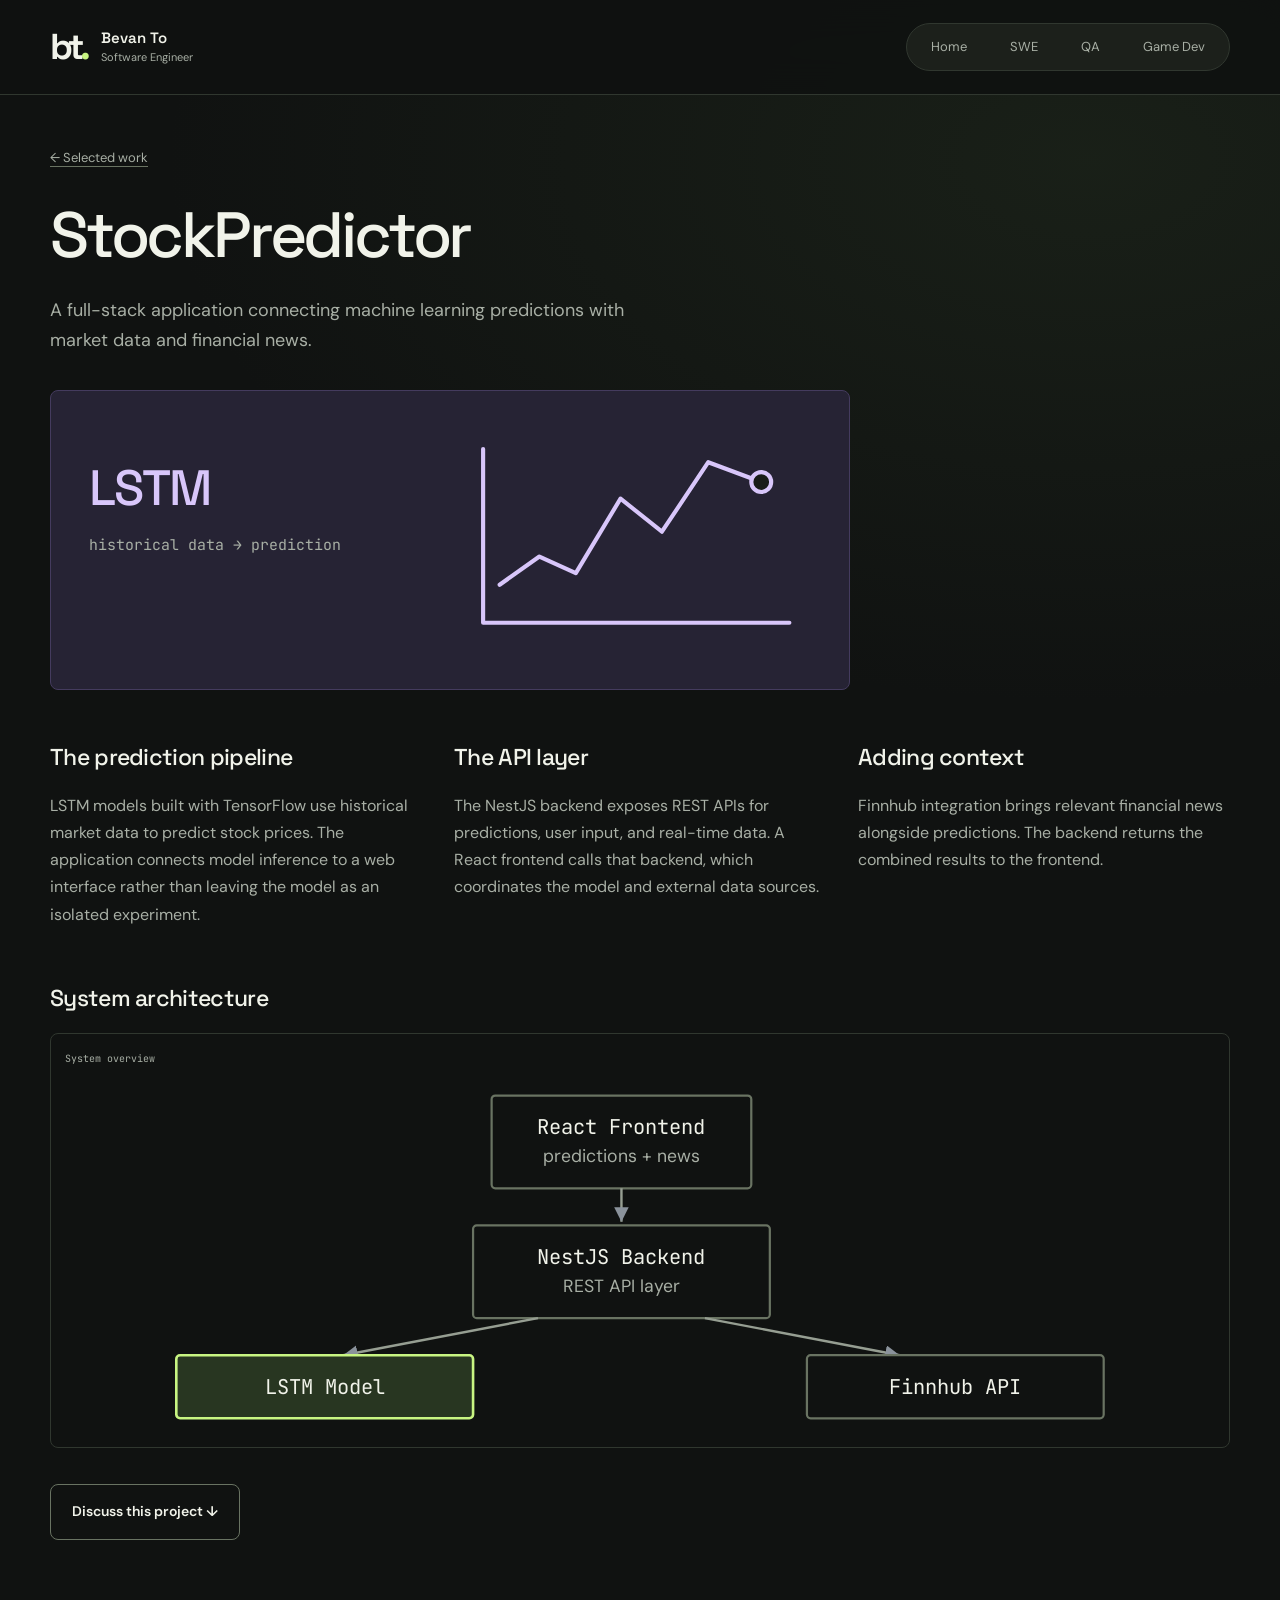
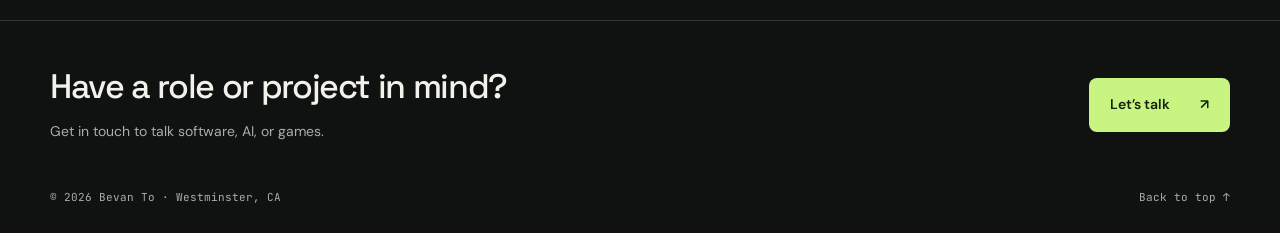
<file: project-stock.html>
<!DOCTYPE html>
<html lang="en" data-theme="dark"><head>
<meta charset="UTF-8">
<meta name="viewport" content="width=device-width, initial-scale=1.0">
<title>StockPredictor — Bevan To</title>
<meta name="description" content="A full-stack application connecting machine learning predictions with market data and financial news.">
<link rel="preconnect" href="https://fonts.googleapis.com">
<link href="https://fonts.googleapis.com/css2?family=DM+Sans:wght@400;500;600;700&amp;family=Space+Grotesk:wght@400;500;600;700&amp;family=JetBrains+Mono:wght@400;500&amp;display=swap" rel="stylesheet">
<link rel="stylesheet" href="styles.css">
<meta name="theme-color" content="#101211"></head>
<body class="case-page"><a class="skip-link" href="#main">Skip to content</a><div class="reading-progress" aria-hidden="true"></div>

<header class="site">
  <div class="wrap header-inner">
    <a class="identity" href="index.html" aria-label="Bevan To, home"><span class="monogram" aria-hidden="true">bt<span>.</span></span><span class="identity-text"><span class="name">Bevan To</span><span class="role">Software Engineer</span></span></a>
    <nav class="tabs" aria-label="Portfolio view">
      
      <a class="tab" href="index.html">Home</a>
      <a class="tab" href="swe.html">SWE</a>
      <a class="tab" href="qa.html">QA</a>
      <a class="tab" href="gamedev.html">Game Dev</a>
    </nav>
  </div>
</header>

<main id="main"><article class="wrap case-content"><a class="back-link" href="index.html#projects">← Selected work</a><h1>StockPredictor</h1><p class="lede">A full-stack application connecting machine learning predictions with market data and financial news.</p><div class="project-visual custom-art prediction"><svg viewBox="0 0 480 180" class="project-art" aria-hidden="true" focusable="false"><text x="22" y="69" class="art-title">LSTM</text><text x="22" y="96" class="art-caption">historical data → prediction</text><g class="art-scene"><path class="chart-axis" d="M260 35v105h185"></path><path class="forecast-line" pathLength="1" d="m270 117 24-17 22 10 27-45 25 20 28-42 32 12"></path><circle class="forecast-point" cx="428" cy="55" r="6"></circle></g></svg></div><div class="case-sections"><section><h2>The prediction pipeline</h2><p>LSTM models built with TensorFlow use historical market data to predict stock prices. The application connects model inference to a web interface rather than leaving the model as an isolated experiment.</p></section><section><h2>The API layer</h2><p>The NestJS backend exposes REST APIs for predictions, user input, and real-time data. A React frontend calls that backend, which coordinates the model and external data sources.</p></section><section><h2>Adding context</h2><p>Finnhub integration brings relevant financial news alongside predictions. The backend returns the combined results to the frontend.</p></section></div><section class="case-architecture"><h2>System architecture</h2><div class="diagram-wrap">
  <div class="diagram-label">System overview</div>
  <svg viewBox="0 0 620 190" xmlns="http://www.w3.org/2000/svg" role="img" aria-label="Architecture: React frontend calls NestJS backend, which calls an LSTM model for predictions and the Finnhub API for news, then returns combined results">
    <defs>
      <marker id="arrow-stock" markerWidth="8" markerHeight="8" refX="6" refY="3" orient="auto">
        <path d="M0,0 L6,3 L0,6 Z" fill="#8A929B"></path>
      </marker>
    </defs>

    <rect class="dg-box" x="230" y="10" width="140" height="50" rx="2"></rect>
    <text class="dg-label" x="300" y="31" text-anchor="middle">React Frontend</text>
    <text class="dg-sub" x="300" y="46" text-anchor="middle">predictions + news</text>

    <line class="dg-arrow" x1="300" y1="60" x2="300" y2="78" marker-end="url(#arrow-stock)"></line>

    <rect class="dg-box" x="220" y="80" width="160" height="50" rx="2"></rect>
    <text class="dg-label" x="300" y="101" text-anchor="middle">NestJS Backend</text>
    <text class="dg-sub" x="300" y="116" text-anchor="middle">REST API layer</text>

    <line class="dg-arrow" x1="255" y1="130" x2="150" y2="150" marker-end="url(#arrow-stock)"></line>
    <line class="dg-arrow" x1="345" y1="130" x2="450" y2="150" marker-end="url(#arrow-stock)"></line>

    <rect class="dg-box dg-key" x="60" y="150" width="160" height="34" rx="2"></rect>
    <text class="dg-label" x="140" y="171" text-anchor="middle">LSTM Model</text>

    <rect class="dg-box" x="400" y="150" width="160" height="34" rx="2"></rect>
    <text class="dg-label" x="480" y="171" text-anchor="middle">Finnhub API</text>
  </svg>
</div></section><div class="case-actions"><a class="button secondary" href="#contact">Discuss this project ↓</a></div></article></main>

<footer class="site" id="contact"><div class="wrap contact-panel"><div><h2>Have a role or project in mind?</h2><p>Get in touch to talk software, AI, or games.</p></div><a class="button primary" href="mailto:BevanTo49797@gmail.com">Let’s talk <span aria-hidden="true">↗</span></a></div><div class="wrap foot-inner"><span>© 2026 Bevan To · Westminster, CA</span><a href="#main">Back to top ↑</a></div></footer>

<script src="script.js"></script>






</body></html>
</file>
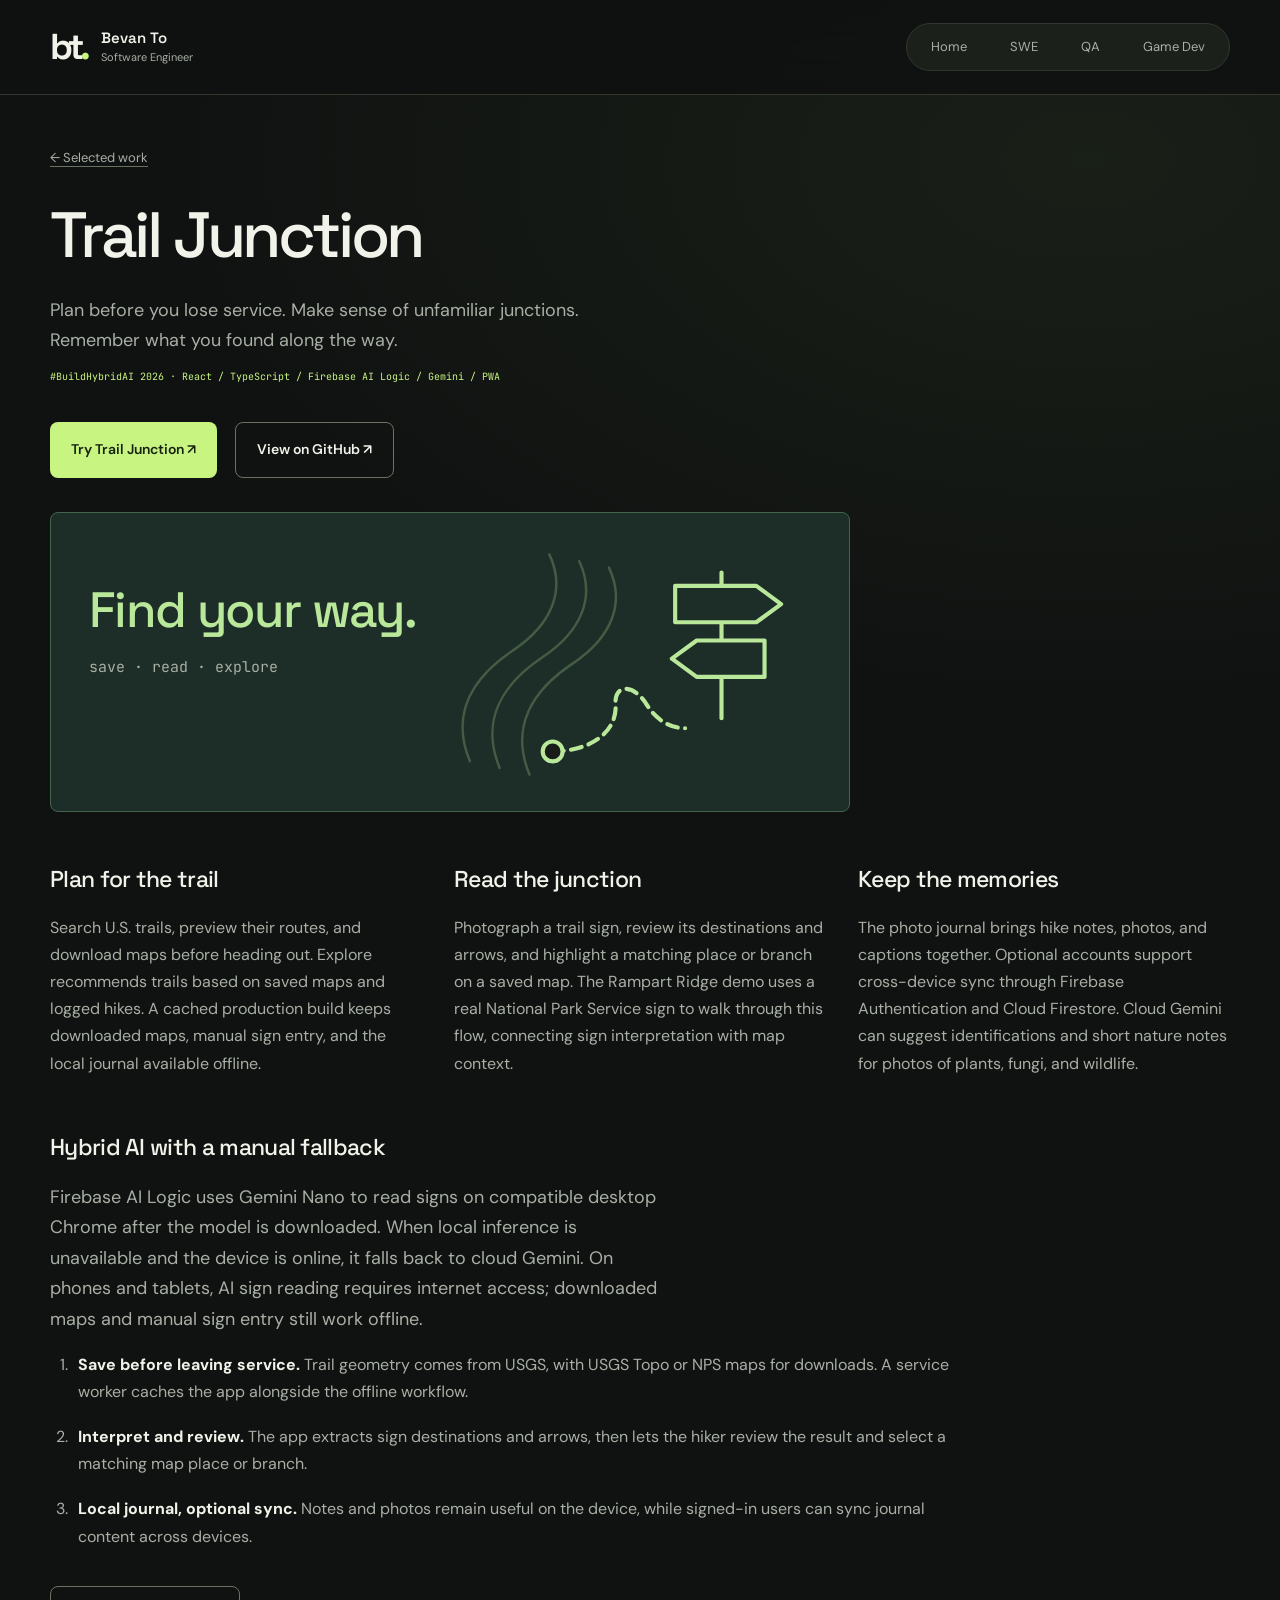
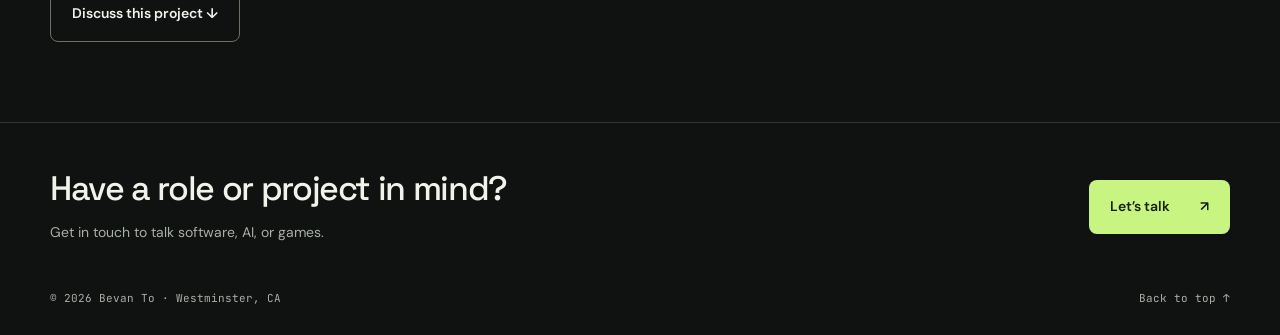
<file: project-trail-junction.html>
<!DOCTYPE html>
<html lang="en" data-theme="dark"><head>
<meta charset="UTF-8">
<meta name="viewport" content="width=device-width, initial-scale=1.0">
<title>Trail Junction — Bevan To</title>
<meta name="description" content="A mobile-first hiking app built for #BuildHybridAI 2026, with offline maps, hybrid AI sign reading, trail recommendations, and a photo journal.">
<link rel="preconnect" href="https://fonts.googleapis.com">
<link href="https://fonts.googleapis.com/css2?family=DM+Sans:wght@400;500;600;700&amp;family=Space+Grotesk:wght@400;500;600;700&amp;family=JetBrains+Mono:wght@400;500&amp;display=swap" rel="stylesheet">
<link rel="stylesheet" href="styles.css">
<meta name="theme-color" content="#101211"></head>
<body class="case-page"><a class="skip-link" href="#main">Skip to content</a><div class="reading-progress" aria-hidden="true"></div>

<header class="site">
  <div class="wrap header-inner">
    <a class="identity" href="index.html" aria-label="Bevan To, home"><span class="monogram" aria-hidden="true">bt<span>.</span></span><span class="identity-text"><span class="name">Bevan To</span><span class="role">Software Engineer</span></span></a>
    <nav class="tabs" aria-label="Portfolio view">
      
      <a class="tab" href="index.html">Home</a>
      <a class="tab" href="swe.html">SWE</a>
      <a class="tab" href="qa.html">QA</a>
      <a class="tab" href="gamedev.html">Game Dev</a>
    </nav>
  </div>
</header>

<main id="main"><article class="wrap case-content"><a class="back-link" href="index.html#projects">← Selected work</a><h1>Trail Junction</h1><p class="lede">Plan before you lose service. Make sense of unfamiliar junctions. Remember what you found along the way.</p><p class="project-stack">#BuildHybridAI 2026 · React / TypeScript / Firebase AI Logic / Gemini / PWA</p><div class="case-actions"><a class="button primary" href="https://trail-junction.web.app/" target="_blank" rel="noopener">Try Trail Junction ↗</a><a class="button secondary" href="https://github.com/BeToVan1/TrailJunction" target="_blank" rel="noopener">View on GitHub ↗</a></div><div class="project-visual custom-art trail"><svg viewBox="0 0 480 180" class="project-art" aria-hidden="true" focusable="false"><text x="22" y="69" class="art-title">Find your way.</text><text x="22" y="96" class="art-caption">save · read · explore</text><g class="art-scene"><path class="trail-contour" d="M252 150 C240 121 254 99 278 83 C302 67 310 46 300 25 M270 154 C258 125 272 103 296 87 C320 71 328 50 318 29 M288 158 C276 129 290 107 314 91 C338 75 346 54 336 33"></path><path class="trail-route" pathLength="1" d="M302 144 C325 144 341 132 340 116 C339 103 351 103 359 116 C364 124 372 130 382 130"></path><circle class="trail-position" cx="302" cy="144" r="6"></circle><g class="trail-sign"><path class="trail-signpost" d="M404 36 V124"></path><path class="trail-signboard" d="M376 44 H425 L440 55 L425 66 H376 Z M430 77 H389 L374 88 L389 99 H430 Z"></path></g></g></svg></div><div class="case-sections"><section><h2>Plan for the trail</h2><p>Search U.S. trails, preview their routes, and download maps before heading out. Explore recommends trails based on saved maps and logged hikes. A cached production build keeps downloaded maps, manual sign entry, and the local journal available offline.</p></section><section><h2>Read the junction</h2><p>Photograph a trail sign, review its destinations and arrows, and highlight a matching place or branch on a saved map. The Rampart Ridge demo uses a real National Park Service sign to walk through this flow, connecting sign interpretation with map context.</p></section><section><h2>Keep the memories</h2><p>The photo journal brings hike notes, photos, and captions together. Optional accounts support cross-device sync through Firebase Authentication and Cloud Firestore. Cloud Gemini can suggest identifications and short nature notes for photos of plants, fungi, and wildlife.</p></section></div><section class="case-architecture"><h2>Hybrid AI with a manual fallback</h2><p class="lede">Firebase AI Logic uses Gemini Nano to read signs on compatible desktop Chrome after the model is downloaded. When local inference is unavailable and the device is online, it falls back to cloud Gemini. On phones and tablets, AI sign reading requires internet access; downloaded maps and manual sign entry still work offline.</p><ol class="architecture-steps"><li><strong>Save before leaving service.</strong> Trail geometry comes from USGS, with USGS Topo or NPS maps for downloads. A service worker caches the app alongside the offline workflow.</li><li><strong>Interpret and review.</strong> The app extracts sign destinations and arrows, then lets the hiker review the result and select a matching map place or branch.</li><li><strong>Local journal, optional sync.</strong> Notes and photos remain useful on the device, while signed-in users can sync journal content across devices.</li></ol></section><div class="case-actions"><a class="button secondary" href="#contact">Discuss this project ↓</a></div></article></main>

<footer class="site" id="contact"><div class="wrap contact-panel"><div><h2>Have a role or project in mind?</h2><p>Get in touch to talk software, AI, or games.</p></div><a class="button primary" href="mailto:BevanTo49797@gmail.com">Let’s talk <span aria-hidden="true">↗</span></a></div><div class="wrap foot-inner"><span>© 2026 Bevan To · Westminster, CA</span><a href="#main">Back to top ↑</a></div></footer>

<script src="script.js"></script>









</body></html>
</file>
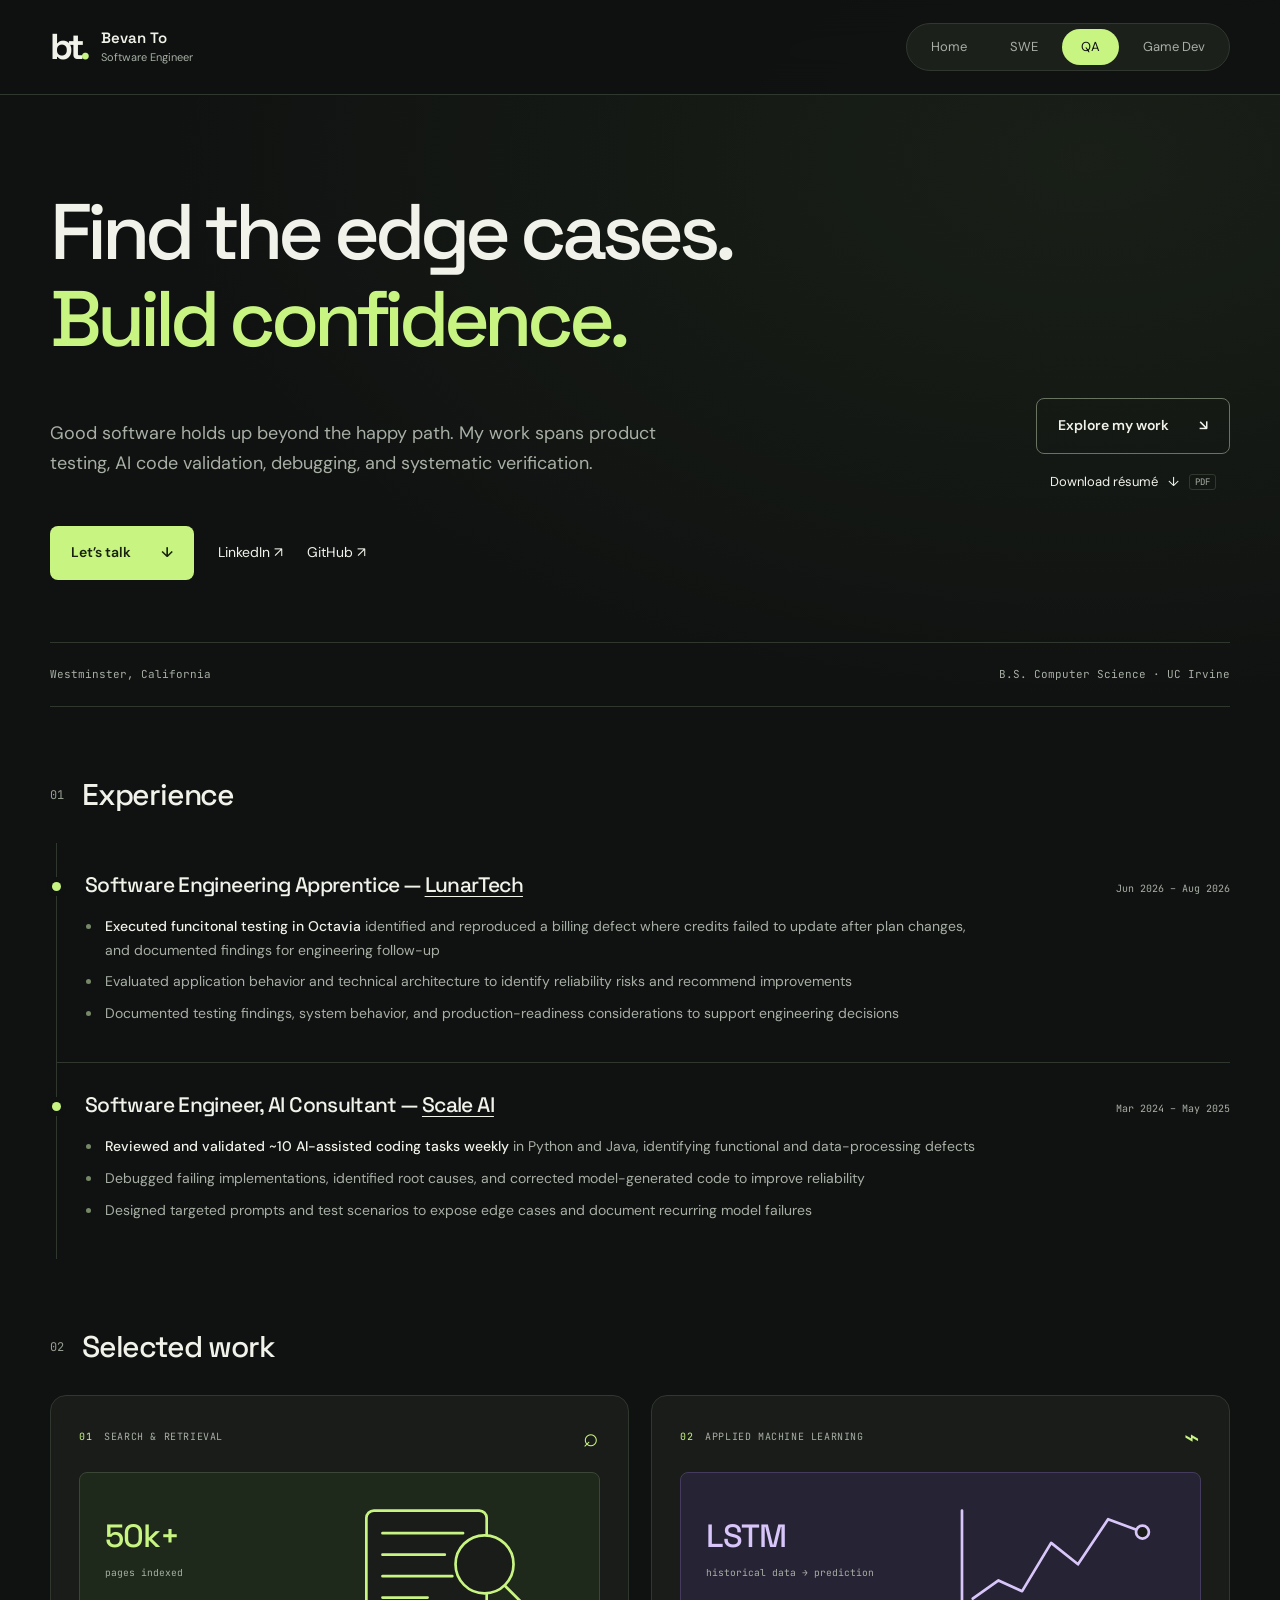
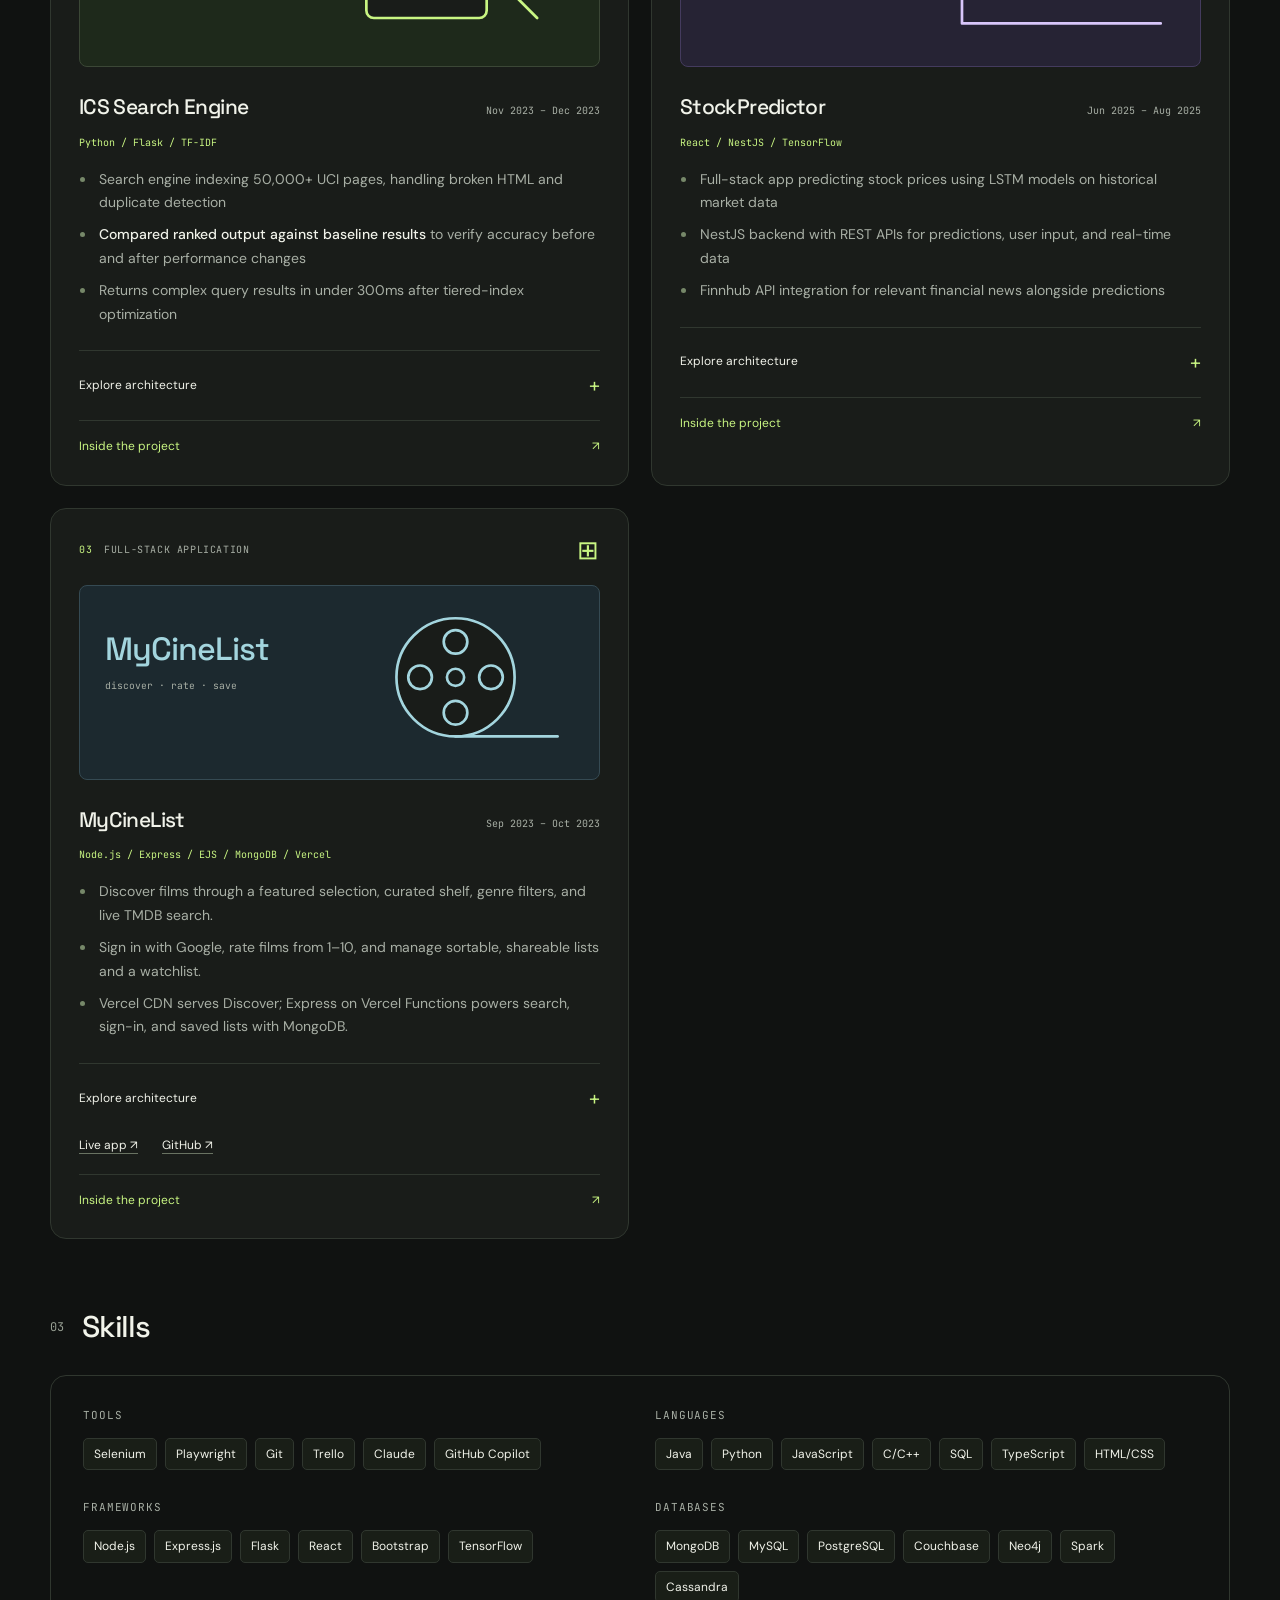
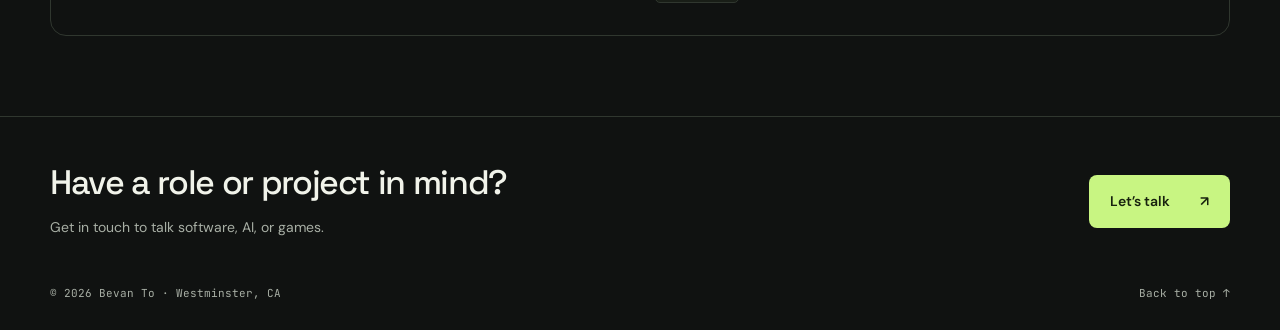
<file: qa.html>
<!DOCTYPE html>
<html lang="en" data-theme="dark"><head>
<meta charset="UTF-8">
<meta name="viewport" content="width=device-width, initial-scale=1.0">
<title>Bevan To — QA &amp; Testing</title>
<meta name="description" content="Bevan To's QA-focused portfolio — defect-finding, systematic debugging, and verification work.">
<link rel="preconnect" href="https://fonts.googleapis.com">
<link href="https://fonts.googleapis.com/css2?family=DM+Sans:wght@400;500;600;700&amp;family=Space+Grotesk:wght@400;500;600;700&amp;family=JetBrains+Mono:wght@400;500&amp;display=swap" rel="stylesheet">
<link rel="stylesheet" href="styles.css">
<meta name="theme-color" content="#101211"></head>
<body class="detail-page"><a class="skip-link" href="#main">Skip to content</a><div class="reading-progress" aria-hidden="true"></div>

<header class="site">
  <div class="wrap header-inner">
    <a class="identity" href="index.html" aria-label="Bevan To, home"><span class="monogram" aria-hidden="true">bt<span>.</span></span><span class="identity-text"><span class="name">Bevan To</span><span class="role">Software Engineer</span></span></a>
    <nav class="tabs" aria-label="Portfolio view">
      
      <a class="tab" href="index.html">Home</a>
      <a class="tab" href="swe.html">SWE</a>
      <a class="tab active" href="qa.html" aria-current="page">QA</a>
      <a class="tab" href="gamedev.html">Game Dev</a>
    </nav>
  </div>
</header>

<main id="main">
  <section class="hero wrap">
    <h1>Find the edge cases.<br><span class="headline-accent">Build confidence.</span></h1>
    
    
  <div class="hero-bottom"><p class="lede">Good software holds up beyond the happy path. My work spans product testing, AI code validation, debugging, and systematic verification.</p><div class="hero-actions"><a class="button secondary" href="#projects">Explore my work <span aria-hidden="true">↘</span></a><a class="resume-download" href="Bevan-To-Resume-QA.pdf" download="">Download résumé <span aria-hidden="true">↓</span><span class="resume-format">PDF</span></a></div></div><div class="social-links" aria-label="Contact and social profiles"><a class="button primary" href="#contact">Let’s talk <span aria-hidden="true">↓</span></a><a href="https://www.linkedin.com/in/bevan-to-076206245/" target="_blank" rel="noopener">LinkedIn ↗</a><a href="https://github.com/betovan1" target="_blank" rel="noopener">GitHub ↗</a></div><div class="hero-meta"><span>Westminster, California</span><span>B.S. Computer Science · UC Irvine</span></div></section>

  <section class="block wrap" id="experience">
    <div class="block-head"><span class="section-index" aria-hidden="true">01</span>
      <h2 class="block-title">Experience</h2>
    </div>

    <div class="entry reveal">
      <div class="entry-head">
        <h3 class="entry-title">Software Engineering Apprentice — <a href="https://www.lunartech.ai/" target="_blank" rel="noopener">LunarTech</a></h3>
        <span class="entry-dates">Jun 2026 – Aug 2026</span>
      </div>
      <ul>
        <li><span class="mark">Executed funcitonal testing in Octavia</span> identified and reproduced a billing defect where credits failed to update after plan changes, and documented findings for engineering follow-up</li>
        <li>Evaluated application behavior and technical architecture to identify reliability risks and recommend
            improvements</li>
        <li>Documented testing findings, system behavior, and production-readiness considerations to support
            engineering decisions
        </li>
      </ul>
    </div>

    <div class="entry reveal">
      <div class="entry-head">
        <h3 class="entry-title">Software Engineer, AI Consultant — <a href="https://scale.com/" target="_blank" rel="noopener">Scale AI</a></h3>
        <span class="entry-dates">Mar 2024 – May 2025</span>
      </div>
      <ul>
        <li><span class="mark">Reviewed and validated ~10 AI-assisted coding tasks weekly</span> in Python and Java, identifying functional
          and data-processing defects
        </li>
        <li>Debugged failing implementations, identified root causes, and corrected model-generated code to
          improve reliability
        </li>
        <li>Designed targeted prompts and test scenarios to expose edge cases and document recurring model
          failures</li>
      </ul>
    </div>
  </section>

  <section class="block wrap" id="projects">
    <div class="block-head"><span class="section-index" aria-hidden="true">02</span>
      <h2 class="block-title">Selected work</h2>
      
    </div>

    

    

    
  <div class="project-grid"><div class="entry reveal project-card" data-category="search" id="ics-search-engine"><div class="project-top"><span class="project-number">01</span><span>Search &amp; retrieval</span><span class="project-glyph" aria-hidden="true">⌕</span></div><div class="project-visual custom-art search"><svg viewBox="0 0 480 180" class="project-art" aria-hidden="true" focusable="false"><text x="22" y="69" class="art-title">50k+</text><text x="22" y="96" class="art-caption">pages indexed</text><g class="art-scene"><g class="search-docs"><rect x="265" y="35" width="112" height="100" rx="7"></rect><path d="M280 56h75M280 76h58M280 96h65M280 116h42"></path></g><g class="search-lens"><circle cx="375" cy="85" r="27"></circle><path d="m394 105 30 30"></path></g></g></svg></div>
      
      <div class="entry-head">
        <h3 class="entry-title"><a class="project-link" href="project-ics.html">ICS Search Engine</a></h3>
        <span class="entry-dates">Nov 2023 – Dec 2023</span>
      </div>
      <p class="project-stack">Python / Flask / TF-IDF</p><ul>
        <li>Search engine indexing 50,000+ UCI pages, handling broken HTML and duplicate detection</li>
        <li><span class="mark">Compared ranked output against baseline results</span> to verify accuracy before and after performance changes</li>
        <li>Returns complex query results in under 300ms after tiered-index optimization</li>
      </ul>
      <details class="architecture"><summary>Explore architecture <span aria-hidden="true">+</span></summary><div class="diagram-wrap">
  <div class="diagram-label">System overview</div>
  <svg viewBox="0 0 760 130" xmlns="http://www.w3.org/2000/svg" role="img" aria-label="Architecture: crawler feeds parser, feeds inverted index with TF-IDF and tiering, feeds query engine, feeds Flask GUI">
    <defs>
      <marker id="arrow-ics" markerWidth="8" markerHeight="8" refX="6" refY="3" orient="auto">
        <path d="M0,0 L6,3 L0,6 Z" fill="#8A929B"></path>
      </marker>
    </defs>
    <rect class="dg-box" x="10" y="38" width="120" height="54" rx="2"></rect>
    <text class="dg-label" x="70" y="60" text-anchor="middle">Crawler</text>
    <text class="dg-sub" x="70" y="76" text-anchor="middle">50k+ pages</text>

    <line class="dg-arrow" x1="130" y1="65" x2="148" y2="65" marker-end="url(#arrow-ics)"></line>

    <rect class="dg-box" x="150" y="38" width="130" height="54" rx="2"></rect>
    <text class="dg-label" x="215" y="60" text-anchor="middle">HTML Parser</text>
    <text class="dg-sub" x="215" y="76" text-anchor="middle">dedup + traps</text>

    <line class="dg-arrow" x1="280" y1="65" x2="298" y2="65" marker-end="url(#arrow-ics)"></line>

    <rect class="dg-box dg-key" x="300" y="28" width="160" height="74" rx="2"></rect>
    <text class="dg-label" x="380" y="58" text-anchor="middle">Inverted Index</text>
    <text class="dg-sub" x="380" y="74" text-anchor="middle">TF-IDF scoring</text>
    <text class="dg-sub" x="380" y="88" text-anchor="middle">tiered lookup</text>

    <line class="dg-arrow" x1="460" y1="65" x2="478" y2="65" marker-end="url(#arrow-ics)"></line>

    <rect class="dg-box" x="480" y="38" width="120" height="54" rx="2"></rect>
    <text class="dg-label" x="540" y="60" text-anchor="middle">Query Engine</text>
    <text class="dg-sub" x="540" y="76" text-anchor="middle">&lt;300ms</text>

    <line class="dg-arrow" x1="600" y1="65" x2="618" y2="65" marker-end="url(#arrow-ics)"></line>

    <rect class="dg-box" x="620" y="38" width="130" height="54" rx="2"></rect>
    <text class="dg-label" x="685" y="60" text-anchor="middle">Flask GUI</text>
    <text class="dg-sub" x="685" y="76" text-anchor="middle">results view</text>
  </svg>
</div></details>
    <a class="case-study-link" href="project-ics.html">Inside the project <span aria-hidden="true">↗</span></a></div><div class="entry reveal project-card" data-category="ai" id="stockpredictor"><div class="project-top"><span class="project-number">02</span><span>Applied machine learning</span><span class="project-glyph" aria-hidden="true">⌁</span></div><div class="project-visual custom-art prediction"><svg viewBox="0 0 480 180" class="project-art" aria-hidden="true" focusable="false"><text x="22" y="69" class="art-title">LSTM</text><text x="22" y="96" class="art-caption">historical data → prediction</text><g class="art-scene"><path class="chart-axis" d="M260 35v105h185"></path><path class="forecast-line" pathLength="1" d="m270 117 24-17 22 10 27-45 25 20 28-42 32 12"></path><circle class="forecast-point" cx="428" cy="55" r="6"></circle></g></svg></div>
      <div class="entry-head">
        <h3 class="entry-title"><a class="project-link" href="project-stock.html">StockPredictor</a></h3>
        <span class="entry-dates">Jun 2025 – Aug 2025</span>
      </div>
      <p class="project-stack">React / NestJS / TensorFlow</p><ul>
        <li>Full-stack app predicting stock prices using LSTM models on historical market data</li>
        <li>NestJS backend with REST APIs for predictions, user input, and real-time data</li>
        <li>Finnhub API integration for relevant financial news alongside predictions</li>
      </ul>
      <details class="architecture"><summary>Explore architecture <span aria-hidden="true">+</span></summary><div class="diagram-wrap">
  <div class="diagram-label">System overview</div>
  <svg viewBox="0 0 620 190" xmlns="http://www.w3.org/2000/svg" role="img" aria-label="Architecture: React frontend calls NestJS backend, which calls an LSTM model for predictions and the Finnhub API for news, then returns combined results">
    <defs>
      <marker id="arrow-stock" markerWidth="8" markerHeight="8" refX="6" refY="3" orient="auto">
        <path d="M0,0 L6,3 L0,6 Z" fill="#8A929B"></path>
      </marker>
    </defs>

    <rect class="dg-box" x="230" y="10" width="140" height="50" rx="2"></rect>
    <text class="dg-label" x="300" y="31" text-anchor="middle">React Frontend</text>
    <text class="dg-sub" x="300" y="46" text-anchor="middle">predictions + news</text>

    <line class="dg-arrow" x1="300" y1="60" x2="300" y2="78" marker-end="url(#arrow-stock)"></line>

    <rect class="dg-box" x="220" y="80" width="160" height="50" rx="2"></rect>
    <text class="dg-label" x="300" y="101" text-anchor="middle">NestJS Backend</text>
    <text class="dg-sub" x="300" y="116" text-anchor="middle">REST API layer</text>

    <line class="dg-arrow" x1="255" y1="130" x2="150" y2="150" marker-end="url(#arrow-stock)"></line>
    <line class="dg-arrow" x1="345" y1="130" x2="450" y2="150" marker-end="url(#arrow-stock)"></line>

    <rect class="dg-box dg-key" x="60" y="150" width="160" height="34" rx="2"></rect>
    <text class="dg-label" x="140" y="171" text-anchor="middle">LSTM Model</text>

    <rect class="dg-box" x="400" y="150" width="160" height="34" rx="2"></rect>
    <text class="dg-label" x="480" y="171" text-anchor="middle">Finnhub API</text>
  </svg>
</div></details>
    <a class="case-study-link" href="project-stock.html">Inside the project <span aria-hidden="true">↗</span></a></div><div class="entry reveal project-card" data-category="fullstack" id="mycinelist"><div class="project-top"><span class="project-number">03</span><span>Full-stack application</span><span class="project-glyph" aria-hidden="true">⊞</span></div><div class="project-visual custom-art cinema"><svg viewBox="0 0 480 180" class="project-art" aria-hidden="true" focusable="false"><text x="22" y="69" class="art-title">MyCineList</text><text x="22" y="96" class="art-caption">discover · rate · save</text><g class="art-scene"><g class="film-reel"><circle cx="348" cy="85" r="55"></circle><circle cx="348" cy="85" r="8"></circle><circle cx="348" cy="52" r="11"></circle><circle cx="381" cy="85" r="11"></circle><circle cx="348" cy="118" r="11"></circle><circle cx="315" cy="85" r="11"></circle></g><path d="M348 140h95"></path></g></svg></div>
      <div class="entry-head">
        <h3 class="entry-title"><a class="project-link" href="project-cine.html">MyCineList</a></h3>
        <span class="entry-dates">Sep 2023 – Oct 2023</span>
      </div>
      <p class="project-stack">Node.js / Express / EJS / MongoDB / Vercel</p><ul><li>Discover films through a featured selection, curated shelf, genre filters, and live TMDB search.</li><li>Sign in with Google, rate films from 1–10, and manage sortable, shareable lists and a watchlist.</li><li>Vercel CDN serves Discover; Express on Vercel Functions powers search, sign-in, and saved lists with MongoDB.</li></ul>
      <details class="architecture"><summary>Explore architecture <span aria-hidden="true">+</span></summary><div class="diagram-wrap"><div class="diagram-label">Vercel deployment</div><svg viewBox="0 0 760 200" role="img" aria-label="Vercel CDN serves Discover to the browser. Search, authentication and lists use Express on Vercel Functions, connected to TMDB, Google OAuth and MongoDB."><g class="dg-arrow"><path d="M160 100H215M385 100H435M605 100H650M520 75V55M520 125V145"></path></g><rect class="dg-box" x="10" y="75" width="150" height="50" rx="5"></rect><text class="dg-label" x="85" y="97" text-anchor="middle">Vercel CDN</text><text class="dg-sub" x="85" y="113" text-anchor="middle">Static Discover</text><rect class="dg-box" x="215" y="75" width="170" height="50" rx="5"></rect><text class="dg-label" x="300" y="97" text-anchor="middle">Browser</text><text class="dg-sub" x="300" y="113" text-anchor="middle">Discovery, ratings, lists</text><rect class="dg-box dg-key" x="435" y="75" width="170" height="50" rx="5"></rect><text class="dg-label" x="520" y="97" text-anchor="middle">Vercel Functions</text><text class="dg-sub" x="520" y="113" text-anchor="middle">Node.js / Express</text><rect class="dg-box" x="650" y="75" width="100" height="50" rx="5"></rect><text class="dg-label" x="700" y="104" text-anchor="middle">MongoDB</text><rect class="dg-box" x="455" y="10" width="130" height="45" rx="5"></rect><text class="dg-label" x="520" y="37" text-anchor="middle">TMDB API</text><rect class="dg-box" x="455" y="145" width="130" height="45" rx="5"></rect><text class="dg-label" x="520" y="172" text-anchor="middle">Google OAuth</text></svg></div></details>
    <div class="project-resources"><a href="https://mycinelist-cyan.vercel.app/" target="_blank" rel="noopener">Live app ↗</a><a href="https://github.com/BeToVan1/MyCineList" target="_blank" rel="noopener">GitHub ↗</a></div><a class="case-study-link" href="project-cine.html">Inside the project <span aria-hidden="true">↗</span></a></div></div></section>

  <section class="block wrap" id="skills">
    <div class="block-head"><span class="section-index" aria-hidden="true">03</span>
      <h2 class="block-title">Skills</h2>
    </div>
    <div class="skills-grid">
      <div>
        <div class="skill-cat">Tools</div>
        <div class="skill-list"><span>Selenium</span><span>Playwright</span><span>Git</span><span>Trello</span><span>Claude</span><span>GitHub Copilot</span></div>
      </div>
      <div>
        <div class="skill-cat">Languages</div>
        <div class="skill-list"><span>Java</span><span>Python</span><span>JavaScript</span><span>C/C++</span><span>SQL</span><span>TypeScript</span><span>HTML/CSS</span></div>
      </div>
      <div>
        <div class="skill-cat">Frameworks</div>
        <div class="skill-list"><span>Node.js</span><span>Express.js</span><span>Flask</span><span>React</span><span>Bootstrap</span><span>TensorFlow</span></div>
      </div>
      <div>
        <div class="skill-cat">Databases</div>
        <div class="skill-list"><span>MongoDB</span><span>MySQL</span><span>PostgreSQL</span><span>Couchbase</span><span>Neo4j</span><span>Spark</span><span>Cassandra</span></div>
      </div>
    </div>
  </section>
</main>

<footer class="site" id="contact"><div class="wrap contact-panel"><div><h2>Have a role or project in mind?</h2><p>Get in touch to talk software, AI, or games.</p></div><a class="button primary" href="mailto:BevanTo49797@gmail.com">Let’s talk <span aria-hidden="true">↗</span></a></div><div class="wrap foot-inner"><span>© 2026 Bevan To · Westminster, CA</span><a href="#main">Back to top ↑</a></div></footer>

<script src="script.js"></script>






</body></html>
</file>
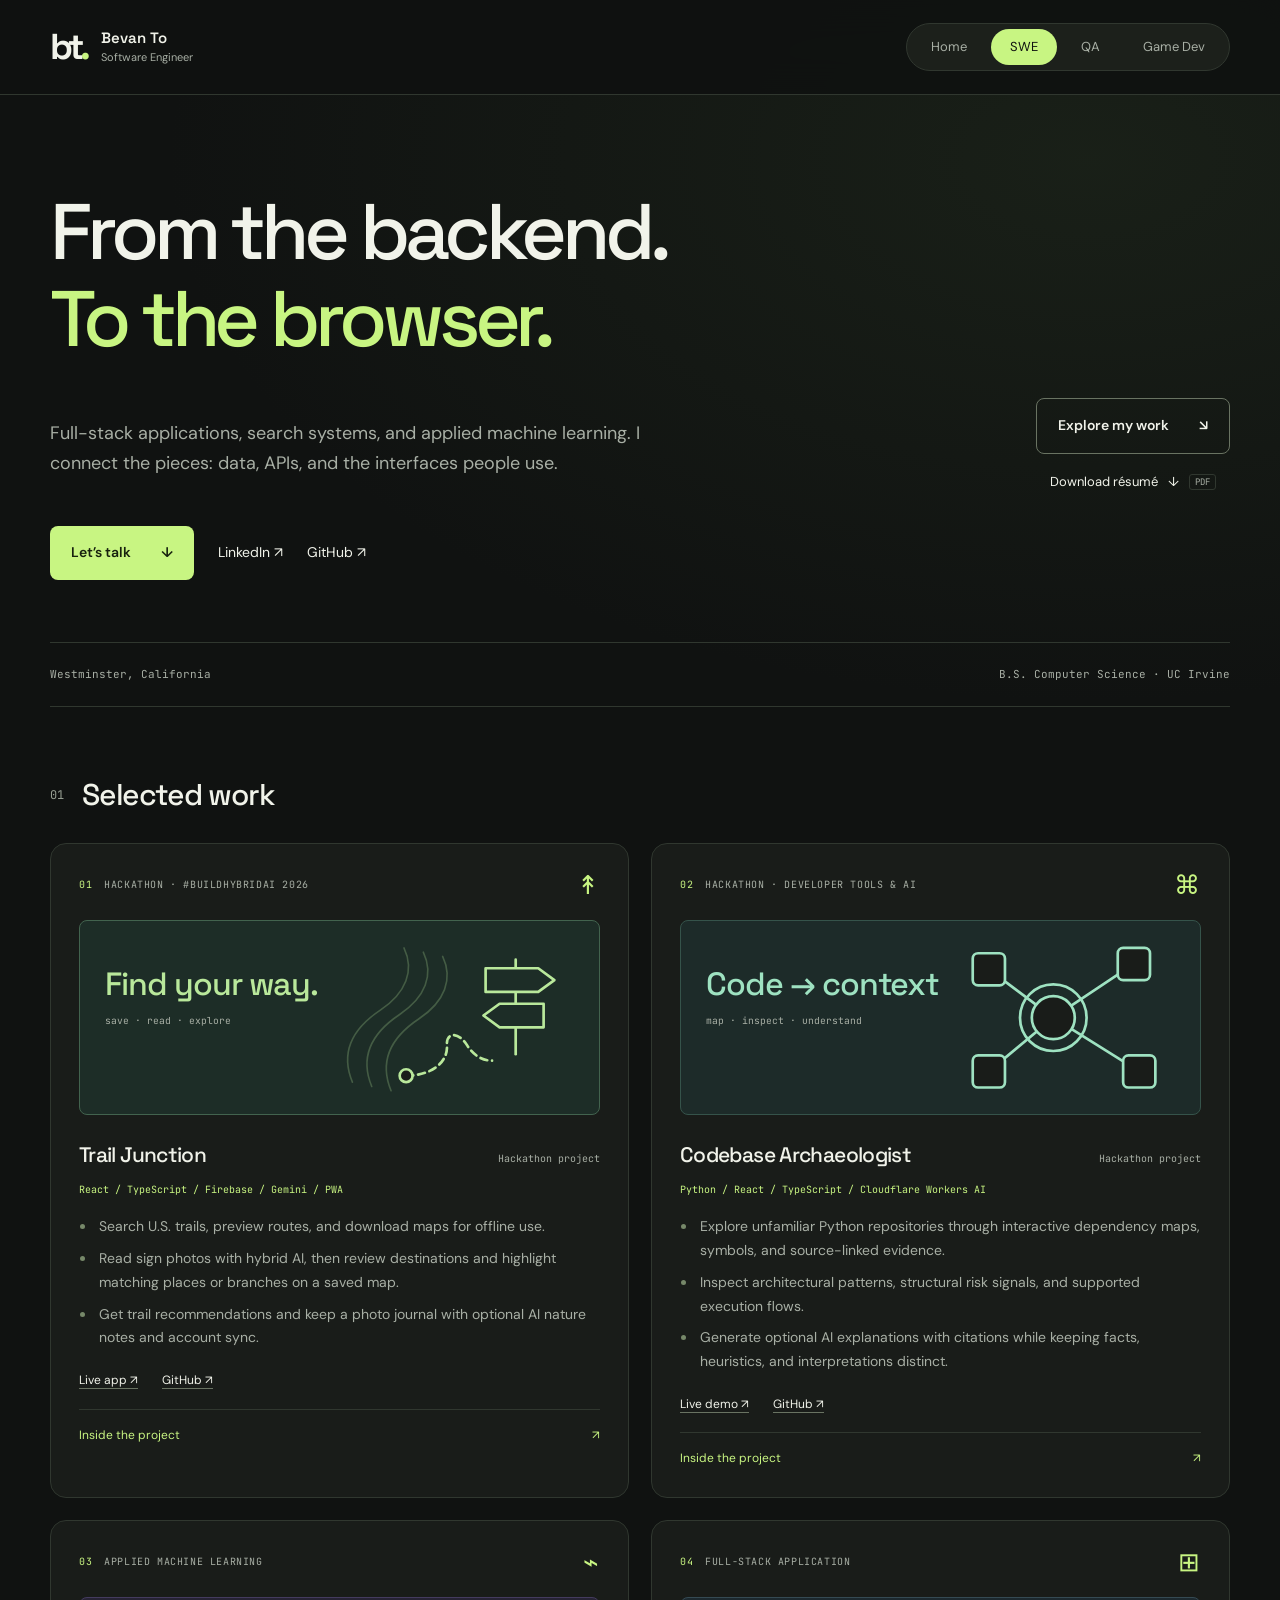
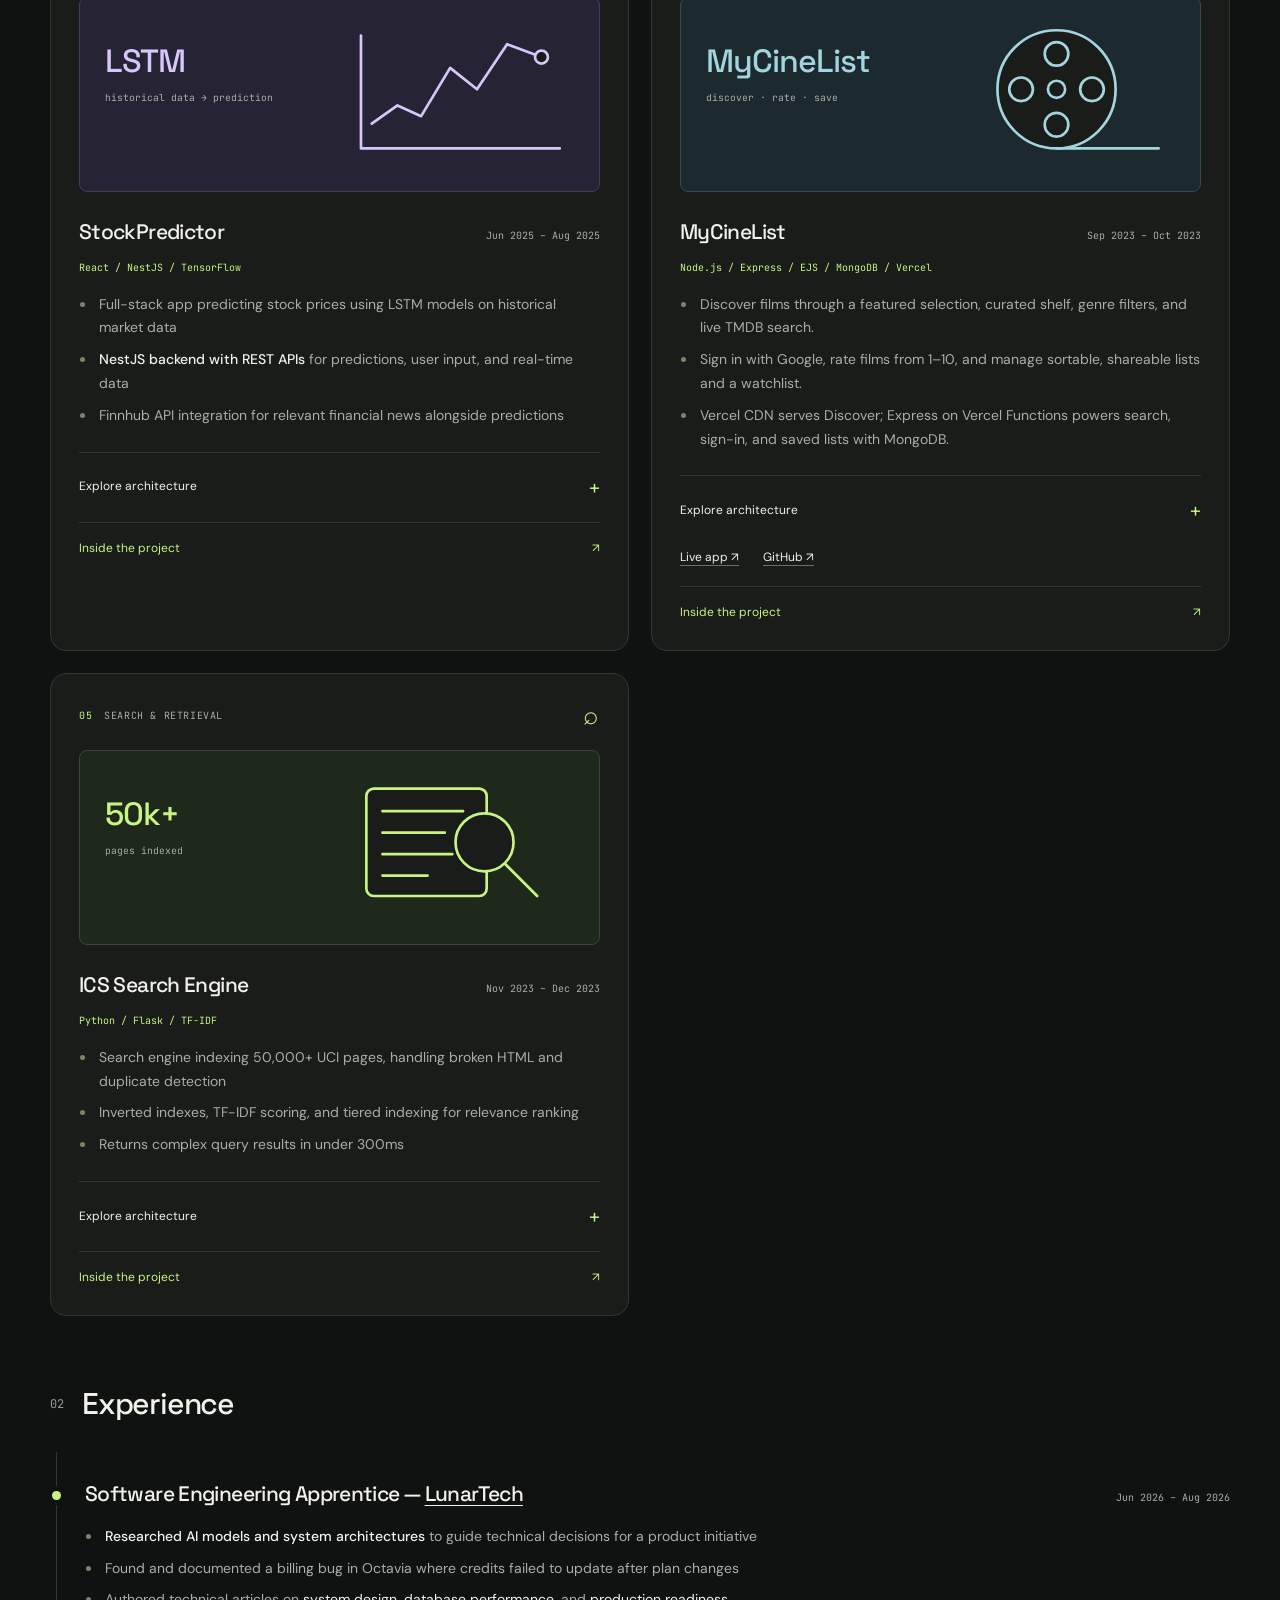
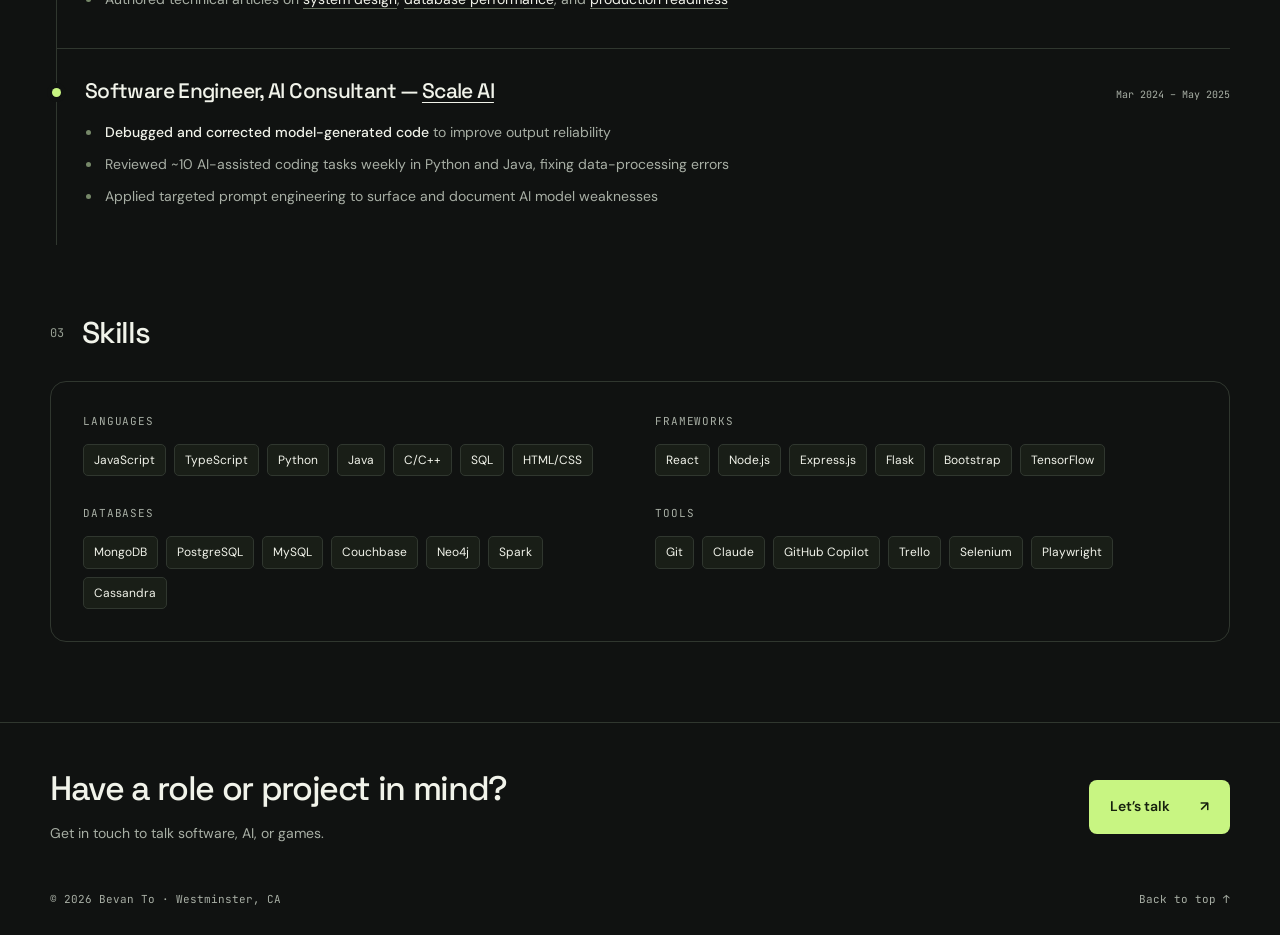
<file: swe.html>
<!DOCTYPE html>
<html lang="en" data-theme="dark"><head>
<meta charset="UTF-8">
<meta name="viewport" content="width=device-width, initial-scale=1.0">
<title>Bevan To — Software Engineering</title>
<meta name="description" content="Bevan To's software engineering portfolio — full-stack builds, backend systems, and search/ranking work.">
<link rel="preconnect" href="https://fonts.googleapis.com">
<link href="https://fonts.googleapis.com/css2?family=DM+Sans:wght@400;500;600;700&amp;family=Space+Grotesk:wght@400;500;600;700&amp;family=JetBrains+Mono:wght@400;500&amp;display=swap" rel="stylesheet">
<link rel="stylesheet" href="styles.css">
<meta name="theme-color" content="#101211"></head>
<body class="detail-page"><a class="skip-link" href="#main">Skip to content</a><div class="reading-progress" aria-hidden="true"></div>

<header class="site">
  <div class="wrap header-inner">
    <a class="identity" href="index.html" aria-label="Bevan To, home"><span class="monogram" aria-hidden="true">bt<span>.</span></span><span class="identity-text"><span class="name">Bevan To</span><span class="role">Software Engineer</span></span></a>
    <nav class="tabs" aria-label="Portfolio view">
      
      <a class="tab" href="index.html">Home</a>
      <a class="tab active" href="swe.html" aria-current="page">SWE</a>
      <a class="tab" href="qa.html">QA</a>
      <a class="tab" href="gamedev.html">Game Dev</a>
    </nav>
  </div>
</header>

<main id="main">
  <section class="hero wrap">
    <h1>From the backend.<br><span class="headline-accent">To the browser.</span></h1>
    
    
  <div class="hero-bottom"><p class="lede">Full-stack applications, search systems, and applied machine learning. I connect the pieces: data, APIs, and the interfaces people use.</p><div class="hero-actions"><a class="button secondary" href="#projects">Explore my work <span aria-hidden="true">↘</span></a><a class="resume-download" href="Bevan-To-Resume.pdf" download="">Download résumé <span aria-hidden="true">↓</span><span class="resume-format">PDF</span></a></div></div><div class="social-links" aria-label="Contact and social profiles"><a class="button primary" href="#contact">Let’s talk <span aria-hidden="true">↓</span></a><a href="https://www.linkedin.com/in/bevan-to-076206245/" target="_blank" rel="noopener">LinkedIn ↗</a><a href="https://github.com/betovan1" target="_blank" rel="noopener">GitHub ↗</a></div><div class="hero-meta"><span>Westminster, California</span><span>B.S. Computer Science · UC Irvine</span></div></section><section class="block wrap" id="projects">
    <div class="block-head"><span class="section-index" aria-hidden="true">01</span>
      <h2 class="block-title">Selected work</h2>
      
    </div>

    

    

    
  <div class="project-grid"><div class="entry reveal project-card" id="trail-junction" data-category="swe ai"><div class="project-top"><span class="project-number">01</span><span>Hackathon · #BuildHybridAI 2026</span><span class="project-glyph" aria-hidden="true">↟</span></div><div class="project-visual custom-art trail"><svg viewBox="0 0 480 180" class="project-art" aria-hidden="true" focusable="false"><text x="22" y="69" class="art-title">Find your way.</text><text x="22" y="96" class="art-caption">save · read · explore</text><g class="art-scene"><path class="trail-contour" d="M252 150 C240 121 254 99 278 83 C302 67 310 46 300 25 M270 154 C258 125 272 103 296 87 C320 71 328 50 318 29 M288 158 C276 129 290 107 314 91 C338 75 346 54 336 33"></path><path class="trail-route" pathLength="1" d="M302 144 C325 144 341 132 340 116 C339 103 351 103 359 116 C364 124 372 130 382 130"></path><circle class="trail-position" cx="302" cy="144" r="6"></circle><g class="trail-sign"><path class="trail-signpost" d="M404 36 V124"></path><path class="trail-signboard" d="M376 44 H425 L440 55 L425 66 H376 Z M430 77 H389 L374 88 L389 99 H430 Z"></path></g></g></svg></div><div class="entry-head"><h3 class="entry-title"><a class="project-link" href="project-trail-junction.html">Trail Junction</a></h3><span class="entry-dates">Hackathon project</span></div><p class="project-stack">React / TypeScript / Firebase / Gemini / PWA</p><ul><li>Search U.S. trails, preview routes, and download maps for offline use.</li><li>Read sign photos with hybrid AI, then review destinations and highlight matching places or branches on a saved map.</li><li>Get trail recommendations and keep a photo journal with optional AI nature notes and account sync.</li></ul><div class="project-resources"><a href="https://trail-junction.web.app/" target="_blank" rel="noopener">Live app ↗</a><a href="https://github.com/BeToVan1/TrailJunction" target="_blank" rel="noopener">GitHub ↗</a></div><a class="case-study-link" href="project-trail-junction.html">Inside the project <span aria-hidden="true">↗</span></a></div><div class="entry reveal project-card" id="codebase-archaeologist" data-category="swe ai"><div class="project-top"><span class="project-number">02</span><span>Hackathon · Developer tools &amp; AI</span><span class="project-glyph" aria-hidden="true">⌘</span></div><div class="project-visual custom-art archaeology"><svg viewBox="0 0 480 180" class="project-art" aria-hidden="true" focusable="false"><text x="22" y="69" class="art-title">Code → context</text><text x="22" y="96" class="art-caption">map · inspect · understand</text><g class="art-scene"><g class="archaeology-edges"><path d="M285 45 345 90 420 40M345 90 285 140M345 90 425 140"></path></g><rect x="270" y="30" width="30" height="30" rx="5"></rect><rect x="405" y="25" width="30" height="30" rx="5"></rect><rect x="270" y="125" width="30" height="30" rx="5"></rect><rect x="410" y="125" width="30" height="30" rx="5"></rect><circle cx="345" cy="90" r="20"></circle><circle class="archaeology-scan" cx="345" cy="90" r="31"></circle></g></svg></div><div class="entry-head"><h3 class="entry-title"><a class="project-link" href="project-archaeologist.html">Codebase Archaeologist</a></h3><span class="entry-dates">Hackathon project</span></div><p class="project-stack">Python / React / TypeScript / Cloudflare Workers AI</p><ul><li>Explore unfamiliar Python repositories through interactive dependency maps, symbols, and source-linked evidence.</li><li>Inspect architectural patterns, structural risk signals, and supported execution flows.</li><li>Generate optional AI explanations with citations while keeping facts, heuristics, and interpretations distinct.</li></ul><div class="project-resources"><a href="https://python-codebase-archaeologist.bevanto49797.chatgpt.site/" target="_blank" rel="noopener">Live demo ↗</a><a href="https://github.com/BeToVan1/CodebaseArchaeologist" target="_blank" rel="noopener">GitHub ↗</a></div><a class="case-study-link" href="project-archaeologist.html">Inside the project <span aria-hidden="true">↗</span></a></div><div class="entry reveal project-card" data-category="ai" id="stockpredictor"><div class="project-top"><span class="project-number">03</span><span>Applied machine learning</span><span class="project-glyph" aria-hidden="true">⌁</span></div><div class="project-visual custom-art prediction"><svg viewBox="0 0 480 180" class="project-art" aria-hidden="true" focusable="false"><text x="22" y="69" class="art-title">LSTM</text><text x="22" y="96" class="art-caption">historical data → prediction</text><g class="art-scene"><path class="chart-axis" d="M260 35v105h185"></path><path class="forecast-line" pathLength="1" d="m270 117 24-17 22 10 27-45 25 20 28-42 32 12"></path><circle class="forecast-point" cx="428" cy="55" r="6"></circle></g></svg></div>
      
      <div class="entry-head">
        <h3 class="entry-title"><a class="project-link" href="project-stock.html">StockPredictor</a></h3>
        <span class="entry-dates">Jun 2025 – Aug 2025</span>
      </div>
      <p class="project-stack">React / NestJS / TensorFlow</p><ul>
        <li>Full-stack app predicting stock prices using LSTM models on historical market data</li>
        <li><span class="mark">NestJS backend with REST APIs</span> for predictions, user input, and real-time data</li>
        <li>Finnhub API integration for relevant financial news alongside predictions</li>
      </ul>
      <details class="architecture"><summary>Explore architecture <span aria-hidden="true">+</span></summary><div class="diagram-wrap">
  <div class="diagram-label">System overview</div>
  <svg viewBox="0 0 620 190" xmlns="http://www.w3.org/2000/svg" role="img" aria-label="Architecture: React frontend calls NestJS backend, which calls an LSTM model for predictions and the Finnhub API for news, then returns combined results">
    <defs>
      <marker id="arrow-stock" markerWidth="8" markerHeight="8" refX="6" refY="3" orient="auto">
        <path d="M0,0 L6,3 L0,6 Z" fill="#8A929B"></path>
      </marker>
    </defs>

    <rect class="dg-box" x="230" y="10" width="140" height="50" rx="2"></rect>
    <text class="dg-label" x="300" y="31" text-anchor="middle">React Frontend</text>
    <text class="dg-sub" x="300" y="46" text-anchor="middle">predictions + news</text>

    <line class="dg-arrow" x1="300" y1="60" x2="300" y2="78" marker-end="url(#arrow-stock)"></line>

    <rect class="dg-box" x="220" y="80" width="160" height="50" rx="2"></rect>
    <text class="dg-label" x="300" y="101" text-anchor="middle">NestJS Backend</text>
    <text class="dg-sub" x="300" y="116" text-anchor="middle">REST API layer</text>

    <line class="dg-arrow" x1="255" y1="130" x2="150" y2="150" marker-end="url(#arrow-stock)"></line>
    <line class="dg-arrow" x1="345" y1="130" x2="450" y2="150" marker-end="url(#arrow-stock)"></line>

    <rect class="dg-box dg-key" x="60" y="150" width="160" height="34" rx="2"></rect>
    <text class="dg-label" x="140" y="171" text-anchor="middle">LSTM Model</text>

    <rect class="dg-box" x="400" y="150" width="160" height="34" rx="2"></rect>
    <text class="dg-label" x="480" y="171" text-anchor="middle">Finnhub API</text>
  </svg>
</div></details>
    <a class="case-study-link" href="project-stock.html">Inside the project <span aria-hidden="true">↗</span></a></div><div class="entry reveal project-card" data-category="fullstack" id="mycinelist"><div class="project-top"><span class="project-number">04</span><span>Full-stack application</span><span class="project-glyph" aria-hidden="true">⊞</span></div><div class="project-visual custom-art cinema"><svg viewBox="0 0 480 180" class="project-art" aria-hidden="true" focusable="false"><text x="22" y="69" class="art-title">MyCineList</text><text x="22" y="96" class="art-caption">discover · rate · save</text><g class="art-scene"><g class="film-reel"><circle cx="348" cy="85" r="55"></circle><circle cx="348" cy="85" r="8"></circle><circle cx="348" cy="52" r="11"></circle><circle cx="381" cy="85" r="11"></circle><circle cx="348" cy="118" r="11"></circle><circle cx="315" cy="85" r="11"></circle></g><path d="M348 140h95"></path></g></svg></div>
      <div class="entry-head">
        <h3 class="entry-title"><a class="project-link" href="project-cine.html">MyCineList</a></h3>
        <span class="entry-dates">Sep 2023 – Oct 2023</span>
      </div>
      <p class="project-stack">Node.js / Express / EJS / MongoDB / Vercel</p><ul><li>Discover films through a featured selection, curated shelf, genre filters, and live TMDB search.</li><li>Sign in with Google, rate films from 1–10, and manage sortable, shareable lists and a watchlist.</li><li>Vercel CDN serves Discover; Express on Vercel Functions powers search, sign-in, and saved lists with MongoDB.</li></ul>
      <details class="architecture"><summary>Explore architecture <span aria-hidden="true">+</span></summary><div class="diagram-wrap"><div class="diagram-label">Vercel deployment</div><svg viewBox="0 0 760 200" role="img" aria-label="Vercel CDN serves Discover to the browser. Search, authentication and lists use Express on Vercel Functions, connected to TMDB, Google OAuth and MongoDB."><g class="dg-arrow"><path d="M160 100H215M385 100H435M605 100H650M520 75V55M520 125V145"></path></g><rect class="dg-box" x="10" y="75" width="150" height="50" rx="5"></rect><text class="dg-label" x="85" y="97" text-anchor="middle">Vercel CDN</text><text class="dg-sub" x="85" y="113" text-anchor="middle">Static Discover</text><rect class="dg-box" x="215" y="75" width="170" height="50" rx="5"></rect><text class="dg-label" x="300" y="97" text-anchor="middle">Browser</text><text class="dg-sub" x="300" y="113" text-anchor="middle">Discovery, ratings, lists</text><rect class="dg-box dg-key" x="435" y="75" width="170" height="50" rx="5"></rect><text class="dg-label" x="520" y="97" text-anchor="middle">Vercel Functions</text><text class="dg-sub" x="520" y="113" text-anchor="middle">Node.js / Express</text><rect class="dg-box" x="650" y="75" width="100" height="50" rx="5"></rect><text class="dg-label" x="700" y="104" text-anchor="middle">MongoDB</text><rect class="dg-box" x="455" y="10" width="130" height="45" rx="5"></rect><text class="dg-label" x="520" y="37" text-anchor="middle">TMDB API</text><rect class="dg-box" x="455" y="145" width="130" height="45" rx="5"></rect><text class="dg-label" x="520" y="172" text-anchor="middle">Google OAuth</text></svg></div></details>
    <div class="project-resources"><a href="https://mycinelist-cyan.vercel.app/" target="_blank" rel="noopener">Live app ↗</a><a href="https://github.com/BeToVan1/MyCineList" target="_blank" rel="noopener">GitHub ↗</a></div><a class="case-study-link" href="project-cine.html">Inside the project <span aria-hidden="true">↗</span></a></div><div class="entry reveal project-card" data-category="search" id="ics-search-engine"><div class="project-top"><span class="project-number">05</span><span>Search &amp; retrieval</span><span class="project-glyph" aria-hidden="true">⌕</span></div><div class="project-visual custom-art search"><svg viewBox="0 0 480 180" class="project-art" aria-hidden="true" focusable="false"><text x="22" y="69" class="art-title">50k+</text><text x="22" y="96" class="art-caption">pages indexed</text><g class="art-scene"><g class="search-docs"><rect x="265" y="35" width="112" height="100" rx="7"></rect><path d="M280 56h75M280 76h58M280 96h65M280 116h42"></path></g><g class="search-lens"><circle cx="375" cy="85" r="27"></circle><path d="m394 105 30 30"></path></g></g></svg></div>
      <div class="entry-head">
        <h3 class="entry-title"><a class="project-link" href="project-ics.html">ICS Search Engine</a></h3>
        <span class="entry-dates">Nov 2023 – Dec 2023</span>
      </div>
      <p class="project-stack">Python / Flask / TF-IDF</p><ul>
        <li>Search engine indexing 50,000+ UCI pages, handling broken HTML and duplicate detection</li>
        <li>Inverted indexes, TF-IDF scoring, and tiered indexing for relevance ranking</li>
        <li>Returns complex query results in under 300ms</li>
      </ul>
      <details class="architecture"><summary>Explore architecture <span aria-hidden="true">+</span></summary><div class="diagram-wrap">
  <div class="diagram-label">System overview</div>
  <svg viewBox="0 0 760 130" xmlns="http://www.w3.org/2000/svg" role="img" aria-label="Architecture: crawler feeds parser, feeds inverted index with TF-IDF and tiering, feeds query engine, feeds Flask GUI">
    <defs>
      <marker id="arrow-ics" markerWidth="8" markerHeight="8" refX="6" refY="3" orient="auto">
        <path d="M0,0 L6,3 L0,6 Z" fill="#8A929B"></path>
      </marker>
    </defs>
    <rect class="dg-box" x="10" y="38" width="120" height="54" rx="2"></rect>
    <text class="dg-label" x="70" y="60" text-anchor="middle">Crawler</text>
    <text class="dg-sub" x="70" y="76" text-anchor="middle">50k+ pages</text>

    <line class="dg-arrow" x1="130" y1="65" x2="148" y2="65" marker-end="url(#arrow-ics)"></line>

    <rect class="dg-box" x="150" y="38" width="130" height="54" rx="2"></rect>
    <text class="dg-label" x="215" y="60" text-anchor="middle">HTML Parser</text>
    <text class="dg-sub" x="215" y="76" text-anchor="middle">dedup + traps</text>

    <line class="dg-arrow" x1="280" y1="65" x2="298" y2="65" marker-end="url(#arrow-ics)"></line>

    <rect class="dg-box dg-key" x="300" y="28" width="160" height="74" rx="2"></rect>
    <text class="dg-label" x="380" y="58" text-anchor="middle">Inverted Index</text>
    <text class="dg-sub" x="380" y="74" text-anchor="middle">TF-IDF scoring</text>
    <text class="dg-sub" x="380" y="88" text-anchor="middle">tiered lookup</text>

    <line class="dg-arrow" x1="460" y1="65" x2="478" y2="65" marker-end="url(#arrow-ics)"></line>

    <rect class="dg-box" x="480" y="38" width="120" height="54" rx="2"></rect>
    <text class="dg-label" x="540" y="60" text-anchor="middle">Query Engine</text>
    <text class="dg-sub" x="540" y="76" text-anchor="middle">&lt;300ms</text>

    <line class="dg-arrow" x1="600" y1="65" x2="618" y2="65" marker-end="url(#arrow-ics)"></line>

    <rect class="dg-box" x="620" y="38" width="130" height="54" rx="2"></rect>
    <text class="dg-label" x="685" y="60" text-anchor="middle">Flask GUI</text>
    <text class="dg-sub" x="685" y="76" text-anchor="middle">results view</text>
  </svg>
</div></details>
    <a class="case-study-link" href="project-ics.html">Inside the project <span aria-hidden="true">↗</span></a></div></div></section>

  <section class="block wrap" id="experience">
    <div class="block-head"><span class="section-index" aria-hidden="true">02</span>
      <h2 class="block-title">Experience</h2>
    </div>

    <div class="entry reveal">
      <div class="entry-head">
        <h3 class="entry-title">Software Engineering Apprentice — <a href="https://www.lunartech.ai/" target="_blank" rel="noopener">LunarTech</a></h3>
        <span class="entry-dates">Jun 2026 – Aug 2026</span>
      </div>
      <ul>
        <li><span class="mark">Researched AI models and system architectures</span> to guide technical decisions for a product initiative</li>
        <li>Found and documented a billing bug in Octavia where credits failed to update after plan changes</li>
        <li>Authored technical articles on <a href="https://www.lunartech.ai/blog/system-design-under-real-load-scaling-from-one-to-a-million-users" target="_blank" rel="noopener">system design</a>, <a href="https://www.lunartech.ai/blog/database-performance-engineering-indexing-query-plans-and-caching-that-actually-helps" target="_blank" rel="noopener">database performance</a>, and <a href="https://www.lunartech.ai/blog/from-demo-to-production-what-production-ready-actually-means" target="_blank" rel="noopener">production readiness</a></li>
      </ul>
    </div>

    <div class="entry reveal">
      <div class="entry-head">
        <h3 class="entry-title">Software Engineer, AI Consultant — <a href="https://scale.com/" target="_blank" rel="noopener">Scale AI</a></h3>
        <span class="entry-dates">Mar 2024 – May 2025</span>
      </div>
      <ul>
        <li><span class="mark">Debugged and corrected model-generated code</span> to improve output reliability</li>
        <li>Reviewed ~10 AI-assisted coding tasks weekly in Python and Java, fixing data-processing errors</li>
        <li>Applied targeted prompt engineering to surface and document AI model weaknesses</li>
      </ul>
    </div>
  </section>

  

  <section class="block wrap" id="skills">
    <div class="block-head"><span class="section-index" aria-hidden="true">03</span>
      <h2 class="block-title">Skills</h2>
    </div>
    <div class="skills-grid">
      <div>
        <div class="skill-cat">Languages</div>
        <div class="skill-list"><span>JavaScript</span><span>TypeScript</span><span>Python</span><span>Java</span><span>C/C++</span><span>SQL</span><span>HTML/CSS</span></div>
      </div>
      <div>
        <div class="skill-cat">Frameworks</div>
        <div class="skill-list"><span>React</span><span>Node.js</span><span>Express.js</span><span>Flask</span><span>Bootstrap</span><span>TensorFlow</span></div>
      </div>
      <div>
        <div class="skill-cat">Databases</div>
        <div class="skill-list"><span>MongoDB</span><span>PostgreSQL</span><span>MySQL</span><span>Couchbase</span><span>Neo4j</span><span>Spark</span><span>Cassandra</span></div>
      </div>
      <div>
        <div class="skill-cat">Tools</div>
        <div class="skill-list"><span>Git</span><span>Claude</span><span>GitHub Copilot</span><span>Trello</span><span>Selenium</span><span>Playwright</span></div>
      </div>
    </div>
  </section>
</main>

<footer class="site" id="contact"><div class="wrap contact-panel"><div><h2>Have a role or project in mind?</h2><p>Get in touch to talk software, AI, or games.</p></div><a class="button primary" href="mailto:BevanTo49797@gmail.com">Let’s talk <span aria-hidden="true">↗</span></a></div><div class="wrap foot-inner"><span>© 2026 Bevan To · Westminster, CA</span><a href="#main">Back to top ↑</a></div></footer>

<script src="script.js"></script>









</body></html>
</file>
<file: styles.css>
/* Bevan To — shared portfolio design */
:root{color-scheme:dark;--bg:#101211;--bg-card:#191c19;--ink:#f1f3ea;--muted:#a8afa5;--muted-2:#969e92;--line:#30372f;--line-strong:#697362;--highlight:#c8f582;--highlight-soft:#283621;--accent:#c8f582;--radius:16px;--font-display:'Space Grotesk',Arial,sans-serif;--font-body:'DM Sans',Arial,sans-serif;--font-mono:'JetBrains Mono',monospace;--container:1180px}
*{box-sizing:border-box}
html{scroll-behavior:smooth;scroll-padding-top:110px}
body{margin:0;background:var(--bg);color:var(--ink);font:16px/1.7 var(--font-body);-webkit-font-smoothing:antialiased}
body::before{content:'';position:absolute;inset:0 0 auto;height:800px;z-index:-1;pointer-events:none;background:radial-gradient(ellipse at 85% 20%,#32452a45,transparent 60%)}
a{color:inherit;text-underline-offset:4px;text-decoration-color:#697362;transition:color .2s}
a:hover{color:var(--accent)}
button{font:inherit;cursor:pointer}
a:focus-visible,button:focus-visible,summary:focus-visible{outline:2px solid var(--accent);outline-offset:5px}
::selection{background:var(--accent);color:var(--bg)}
[hidden]{display:none!important}
.sr-only{position:absolute;width:1px;height:1px;padding:0;margin:-1px;overflow:hidden;clip:rect(0,0,0,0);white-space:nowrap;border:0}
.wrap{width:min(var(--container),calc(100% - 80px));margin-inline:auto}
.skip-link{position:fixed;top:12px;left:12px;z-index:100;padding:12px 20px;background:var(--accent);color:var(--bg);transform:translateY(-150%)}
.skip-link:focus{transform:translateY(0)}
.reading-progress{position:fixed;top:0;left:0;width:100%;height:2px;background:var(--accent);transform:scaleX(0);transform-origin:left;z-index:40;pointer-events:none}
header.site{position:sticky;top:0;z-index:30;border-bottom:1px solid var(--line);background:#101211ed;backdrop-filter:blur(18px)}
.header-inner{min-height:94px;display:flex;align-items:center;justify-content:space-between;gap:24px}
.identity{display:flex;align-items:center;gap:14px;text-decoration:none}
.monogram{font:700 36px/1 var(--font-display);letter-spacing:-4px}
.monogram span{color:var(--accent)}
.identity-text{display:flex;flex-direction:column}
.identity .name{font:600 15px/1.4 var(--font-display)}
.identity .role{font-size:11px;color:var(--muted)}
.tabs{display:flex;gap:5px;padding:5px;background:#1c201b;border:1px solid var(--line);border-radius:99px}
.tab{font-size:13px;padding:7px 19px;border-radius:99px;text-decoration:none;color:var(--muted)}
.tab.active{background:var(--accent);color:var(--bg)}
.tab:not(.active):hover{background:#2a3126;color:var(--ink)}
.hero{padding-block:94px 0}
.hero h1{margin:0;max-width:1100px;font:500 clamp(40px,6.15vw,80px)/1.1 var(--font-display);letter-spacing:-.065em}
.headline-divider{display:inline-block;width:0;overflow:hidden;font-size:0}
.headline-accent{display:block;color:var(--accent)}
.hero-bottom{display:flex;align-items:center;justify-content:space-between;gap:60px;margin-top:36px}
.lede{max-width:620px;color:var(--muted);font-size:18px;line-height:1.7;margin:0}
.hero-actions{display:flex;align-items:center;gap:24px;flex-shrink:0}
.hero-actions{flex-direction:column;align-items:stretch;gap:12px}
.resume-download{display:flex;justify-content:center;align-items:center;gap:10px;font-size:13px;text-decoration:none;padding:5px}
.resume-format{font:9px var(--font-mono);color:var(--muted);border:1px solid var(--line);padding:1px 5px;border-radius:3px}
.button{display:inline-flex;align-items:center;justify-content:space-between;gap:30px;padding:15px 21px;border-radius:8px;text-decoration:none;font-size:14px;font-weight:600;transition:transform .2s,background .2s}
.button.primary{background:var(--accent);color:#17210e}
.button:hover{transform:translateY(-3px);background:#d9ff9e}
.text-link{font-size:14px}
.hero-meta{margin-top:62px;padding-block:22px;border-block:1px solid var(--line);display:flex;justify-content:space-between;gap:18px;color:var(--muted);font:11px/1.7 var(--font-mono)}
.hero-meta a{text-decoration:none}
section.block{padding-block:70px 0}
.block-head{display:flex;align-items:center;flex-wrap:wrap;gap:18px;margin-bottom:30px}
.section-index{font:12px var(--font-mono);color:var(--muted-2)}
.block-title{font:500 30px/1.2 var(--font-display);letter-spacing:-.04em;margin:0}
.project-filters{display:flex;gap:7px;margin-left:auto}
.filter{font-size:12px;border:1px solid var(--line);padding:7px 14px;border-radius:99px;color:var(--muted);background:transparent;transition:border-color .2s,color .2s}
.filter:hover{border-color:var(--accent);color:var(--ink)}
.filter.active{color:var(--accent);background:#24301c;border-color:#52643f}
.project-grid{display:grid;grid-template-columns:repeat(2,minmax(0,1fr));gap:22px}
.project-card{min-width:0;background:var(--bg-card);padding:28px;border:1px solid var(--line);border-radius:var(--radius);transition:border-color .25s,transform .25s,box-shadow .25s}
.project-card{position:relative}
.project-link::after{content:'';position:absolute;inset:0;z-index:1;border-radius:var(--radius)}
.project-card .architecture,.project-card .game-play,.project-card .case-study-link{position:relative;z-index:2}
.case-study-link{display:flex;justify-content:space-between;margin-top:18px;padding-top:15px;border-top:1px solid var(--line);font-size:12px;text-decoration:none;color:var(--accent)}
.project-resources{position:relative;z-index:2;display:flex;flex-wrap:wrap;gap:24px;margin-top:20px;font-size:12px}
.custom-art.archaeology{background:#1d2b29;border-color:#35534a}
.archaeology .project-art{color:#9ee2c1}
.art-scene .archaeology-scan{fill:none;transform-origin:345px 90px;animation:archaeology-scan 2.5s ease-out infinite paused}
@keyframes archaeology-scan{0%{transform:scale(.75);opacity:1}100%{transform:scale(1.5);opacity:0}}
.architecture-steps{color:var(--muted);padding-left:22px;max-width:900px}
.architecture-steps li{padding-left:6px;margin-bottom:18px}
.architecture-steps strong{color:var(--ink)}
.project-card:focus-within{outline:2px solid var(--accent);outline-offset:3px}
.project-card:hover,.project-card:focus-within{border-color:#61734e;box-shadow:0 14px 45px #0002}
.project-top{display:flex;align-items:center;gap:12px;font:10px var(--font-mono);text-transform:uppercase;letter-spacing:.06em;color:var(--muted);margin-bottom:22px}
.project-number{color:var(--accent)}
.project-glyph{font:26px/1 var(--font-display);margin-left:auto;color:var(--accent)}
.project-visual{height:180px;margin-bottom:26px;position:relative;overflow:hidden;border:1px solid #3b4736;border-radius:8px;background:#20291c}
.visual-grid{position:absolute;inset:0;background-image:linear-gradient(#80996814 1px,transparent 1px),linear-gradient(90deg,#80996814 1px,transparent 1px);background-size:25px 25px;mask-image:linear-gradient(90deg,transparent,#000)}
.visual-metric{position:absolute;inset:26px auto auto 28px;z-index:1;display:flex;flex-direction:column}
.visual-metric strong{font:500 58px/1.3 var(--font-display);letter-spacing:-.06em;color:var(--accent)}
.visual-metric span{font:10px var(--font-mono);color:#bfcca9}
.visual-lines{position:absolute;right:22px;bottom:24px;height:94px;width:140px;display:flex;gap:5px;align-items:end;opacity:.5;transform:skewY(-14deg)}
.visual-lines i{display:block;flex:1;height:35%;background:var(--accent);border-radius:2px 2px 0 0;transition:height .5s}
.visual-lines i:nth-child(3n){height:70%}
.visual-lines i:nth-child(3n + 1){height:50%}
.visual-lines i:nth-child(4n){height:100%}
.project-card:hover .visual-lines i:nth-child(odd){height:90%}
.project-visual.ai{background:#262334;border-color:#443b5e}
.ai .visual-metric strong{color:#d8c6fa}
.ai .visual-lines i{background:#b9a3e7}
.ai .visual-metric span{color:#c5b7df}
.project-visual.fullstack{background:#1c292f;border-color:#354a53}
.fullstack .visual-metric strong{color:#a3d5de}
.fullstack .visual-lines i{background:#a3d5de}
.fullstack .visual-metric span{color:#b2cbd0}
.entry-head{display:flex;justify-content:space-between;align-items:baseline;gap:12px;flex-wrap:wrap}
.entry-title{font:500 21px/1.35 var(--font-display);letter-spacing:-.03em;margin:0}
.entry-title a{text-decoration:none}
#experience .entry-title a{text-decoration-line:underline;text-decoration-color:currentColor;text-decoration-thickness:1px;text-underline-offset:4px}
.entry-dates{font:10px/1.8 var(--font-mono);color:var(--muted);white-space:nowrap}
.project-stack{color:var(--accent);font:10px/1.8 var(--font-mono);margin:12px 0 16px}
.entry ul{padding-left:17px;margin:16px 0 0}
.entry li{font-size:14px;color:var(--muted);padding-left:3px;margin-bottom:8px}
.entry li::marker{color:#768869}
.entry li a{color:var(--ink)}
.mark{color:var(--ink);font-weight:500}
#experience > .entry{padding:28px 0 28px 28px;border-left:1px solid var(--line);position:relative;margin-left:6px}
#experience > .entry::before{content:'';width:9px;height:9px;border-radius:50%;background:var(--accent);position:absolute;left:-5px;top:39px;box-shadow:0 0 0 5px var(--bg)}
#experience .entry + .entry{border-top:1px solid var(--line)}
#experience ul{max-width:900px}
.architecture{margin-top:24px;border-top:1px solid var(--line)}
.architecture summary{cursor:pointer;padding:17px 0 0;display:flex;justify-content:space-between;gap:12px;align-items:center;font-size:12px;color:var(--ink);list-style:none}
.architecture summary::-webkit-details-marker{display:none}
.architecture summary span{font-size:20px;color:var(--accent);transition:transform .2s}
.architecture[open] summary span{transform:rotate(45deg)}
.diagram-wrap{margin-top:16px;background:var(--bg);border:1px solid var(--line);border-radius:8px;padding:18px 14px;overflow-x:auto}
.diagram-label{font:10px var(--font-mono);color:var(--muted);margin-bottom:12px}
.diagram-wrap svg{width:100%;min-width:560px;height:auto;display:block}
.dg-box{fill:var(--bg);stroke:var(--line-strong);stroke-width:1.2}
.dg-box.dg-key{fill:var(--highlight-soft);stroke:var(--accent);stroke-width:1.4}
.dg-label{font:11px var(--font-mono);fill:var(--ink)}
.dg-sub{font:9.5px var(--font-body);fill:var(--muted)}
.dg-arrow{stroke:var(--muted-2);stroke-width:1.3;fill:none}
.dg-arrow-label{font:9px var(--font-body);fill:var(--muted-2)}
.skills-grid{display:grid;grid-template-columns:1fr 1fr;gap:30px;padding:32px;border:1px solid var(--line);border-radius:var(--radius)}
.skill-cat{font:11px var(--font-mono);text-transform:uppercase;letter-spacing:.08em;color:var(--muted);margin-bottom:16px}
.skill-list{display:flex;flex-wrap:wrap;gap:8px}
.skill-list span{font-size:12px;padding:5px 10px;border:1px solid var(--line);border-radius:5px;background:#191e17}
.cert-image-wrap{margin-top:20px;max-width:760px}
.cert-image-wrap img{display:block;width:100%;height:auto;border-radius:8px}
.game-cover{display:flex;justify-content:center;align-items:center;aspect-ratio:2.2;margin-bottom:24px;border-radius:8px;overflow:hidden;background:#232923}
.game-cover img{max-width:100%;max-height:100%;display:block;object-fit:contain;transition:transform .4s}
.game-cover:hover img{transform:scale(1.035)}
.game-play{display:flex;justify-content:space-between;padding-top:17px;border-top:1px solid var(--line);margin-top:24px;text-decoration:none;font-size:12px}
.game-play span{color:var(--accent)}
.home .game-cover{height:180px;aspect-ratio:auto;border:1px solid var(--line)}
.social-links{display:flex;align-items:center;flex-wrap:wrap;gap:24px;margin-top:28px;font-size:14px}
.social-links > a:not(.button){text-decoration:none}
.button.secondary{border:1px solid var(--line-strong);background:transparent;color:var(--ink)}
.button.secondary:hover{background:var(--bg-card)}
.filter-status{color:var(--muted);font-size:12px;margin:-10px 0 24px}
footer.site{margin-top:80px;padding-block:26px;border-top:1px solid var(--line)}
.foot-inner{display:flex;align-items:center;justify-content:space-between;gap:20px;flex-wrap:wrap;color:var(--muted);font:11px/1.8 var(--font-mono)}
.foot-inner a{text-decoration:none}
@media(prefers-reduced-motion:no-preference){
  .reveal.entering{animation:enter .6s both}
  @keyframes enter{from{opacity:.3;transform:translateY(18px)}to{opacity:1;transform:translateY(0)}}
  .hero h1{animation:enter .7s both}
}
@media(max-width:1000px){
  .hero-bottom{gap:28px;align-items:flex-start;flex-direction:column}
  .hero{padding-top:66px}
  .hero h1{font-size:clamp(40px,6.8vw,72px)}
  .project-card{padding:22px}
  .visual-lines{width:105px;right:15px;opacity:.3}
}
@media(max-width:640px){
  html{scroll-padding-top:150px}
  .wrap{width:calc(100% - 40px)}
  .header-inner{padding-block:14px;gap:14px;flex-wrap:wrap}
  .identity-text{flex-direction:row;align-items:baseline;gap:12px}
  .monogram{font-size:29px}
  .tabs{width:100%;justify-content:space-between}
  .tab{text-align:center;flex:1 0 auto;padding:6px 8px;font-size:12px;white-space:nowrap}
  .hero{padding-top:44px}
  .hero h1{font-size:clamp(35px,8.1vw,50px);letter-spacing:-.055em}
  .hero-bottom{margin-top:24px}
  .lede{font-size:16px}
  .hero-meta{margin-top:36px;flex-direction:column;gap:8px;font-size:10px}
  section.block{padding-top:46px}
  .block-head{gap:12px;margin-bottom:22px}
  .block-title{font-size:26px}
  .project-filters{width:100%;margin-top:6px;margin-left:0;flex-wrap:wrap}
  .filter{padding:6px 12px}
  .project-grid{grid-template-columns:1fr}
  .project-visual{height:160px}
  .home .game-cover{height:160px}
  .visual-metric strong{font-size:50px}
  .entry-title{font-size:20px}
  .skills-grid{grid-template-columns:1fr;padding:24px}
}
@media(prefers-reduced-motion:reduce){
  html{scroll-behavior:auto}
  *,*::before,*::after{animation:none!important;transition:none!important}
}

/* Each project has its own SVG scene. Motion runs only on hover or focus. */
.custom-art{background:#1e291b;height:auto;aspect-ratio:8 / 3;padding:0}
.custom-art.prediction{background:#262334;border-color:#443b5e;color:#d8c6fa}
.custom-art.cinema{background:#1c292f;border-color:#354a53;color:#a3d5de}
.custom-art.skate{background:#282332;color:#dab8ee}
.custom-art.race{background:#30251d;color:#eec28b}
.project-art{display:block;width:100%;height:100%;color:var(--accent)}
.prediction .project-art{color:#d8c6fa}
.cinema .project-art{color:#a3d5de}
.skate .project-art{color:#dab8ee}
.race .project-art{color:#eec28b}
.art-title{font:500 30px var(--font-display);fill:currentColor;letter-spacing:-1px}
.art-caption{font:9px var(--font-mono);fill:var(--muted)}
.art-scene{fill:none;stroke:currentColor;stroke-width:2.5;stroke-linecap:round;stroke-linejoin:round}
.art-scene circle,.art-scene rect{fill:var(--bg-card)}
.art-scene .tower-pulse{fill:none}
.search-lens{animation:search-scan 2.8s ease-in-out infinite paused}
.forecast-line{stroke-dasharray:1;animation:forecast-draw 2.6s ease-in-out infinite paused}
.forecast-point{animation:point-glow 2.6s ease-in-out infinite paused}
.film-reel{transform-origin:348px 85px;animation:reel-turn 5s linear infinite paused}
.tower-pulse{transform-origin:298px 80px;animation:tower-wave 2s ease-out infinite paused}
.enemy-wave{animation:enemy-march 2s linear infinite paused}
.skate-board{transform-origin:337px 112px;animation:skate-trick 2.4s ease-in-out infinite paused}
.combo-spark{animation:combo-flash 2.4s ease-in-out infinite paused}
.road-dashes{stroke-dasharray:18 18;animation:road-move .7s linear infinite paused}
.race-car{animation:car-drift 2.4s ease-in-out infinite paused}
.rival-car{animation:rival-pass 3s ease-in-out infinite paused}
.project-card:hover .art-scene *,.project-card:focus-within .art-scene *,.case-content .custom-art:hover .art-scene *{animation-play-state:running}
@keyframes search-scan{0%,100%{transform:translate(0,0)}50%{transform:translate(-38px,22px)}}
@keyframes forecast-draw{0%,100%{stroke-dashoffset:0}25%{stroke-dashoffset:1}80%{stroke-dashoffset:0}}
@keyframes point-glow{0%,45%{opacity:.2}70%,100%{opacity:1}}
@keyframes reel-turn{to{transform:rotate(360deg)}}
@keyframes tower-wave{0%{transform:scale(.5);opacity:1}100%{transform:scale(1.8);opacity:0}}
@keyframes enemy-march{to{transform:translateX(-30px)}}
@keyframes skate-trick{0%,100%{transform:translateY(0) rotate(0)}45%{transform:translateY(-30px) rotate(-15deg)}70%{transform:translateY(-20px) rotate(10deg)}}
@keyframes combo-flash{0%,25%,100%{opacity:.2}45%,70%{opacity:1}}
@keyframes road-move{to{stroke-dashoffset:-36}}
@keyframes car-drift{0%,100%{transform:translateX(0)}50%{transform:translateX(10px)}}
@keyframes rival-pass{0%,100%{transform:translateY(0)}50%{transform:translateY(50px)}}
.contact-panel{display:flex;justify-content:space-between;align-items:center;gap:26px;padding-block:20px 44px}
.contact-panel h2{font:500 clamp(24px,3vw,34px)/1.2 var(--font-display);margin:0 0 12px;letter-spacing:-.04em}
.contact-panel p{color:var(--muted);margin:0;font-size:14px}
.contact-panel .button{flex-shrink:0}
.case-content{padding-top:48px}
.case-content h1{font:500 clamp(32px,5vw,64px)/1.1 var(--font-display);letter-spacing:-.05em;max-width:1000px;margin:30px 0 24px}
.back-link{font-size:13px;color:var(--muted)}
.case-content>.custom-art{max-width:800px;margin-block:34px}
.case-sections{display:grid;grid-template-columns:repeat(3,minmax(0,1fr));gap:32px}
.case-sections h2,.case-architecture h2{font:500 23px/1.3 var(--font-display);letter-spacing:-.03em}
.case-sections p{font-size:16px;color:var(--muted)}
.case-architecture{margin-top:40px}
.case-actions{display:flex;flex-wrap:wrap;gap:18px;margin-top:36px}
@media(max-width:640px){
 .contact-panel{align-items:flex-start;flex-direction:column}
 .case-sections{grid-template-columns:1fr;gap:12px}
 .case-content{padding-top:30px}
 .custom-art{height:auto!important}
}
@media(prefers-reduced-motion:reduce){.art-scene *{animation:none!important}}


/* Trail Junction: an animated route approaching a junction sign. */
.custom-art.trail{background:#1d2d27;border-color:#42634e}
.trail .project-art{color:#b9e89b}
.trail-contour{opacity:.25;stroke-width:1.5}
.art-scene .trail-route{stroke-dasharray:.06 .04;animation:trail-route 3s linear infinite paused}
.art-scene .trail-position{animation:trail-marker 2.4s ease-in-out infinite paused}
@keyframes trail-route{to{stroke-dashoffset:-.2}}
@keyframes trail-marker{0%,100%{opacity:1}50%{opacity:.35}}
@media(prefers-reduced-motion:reduce){.art-scene .trail-route,.art-scene .trail-position{animation:none!important}}


/* Opaque sign faces keep the map artwork behind the sign. */
.trail-signboard{fill:#1d2d27;stroke-linejoin:round}
</file>
